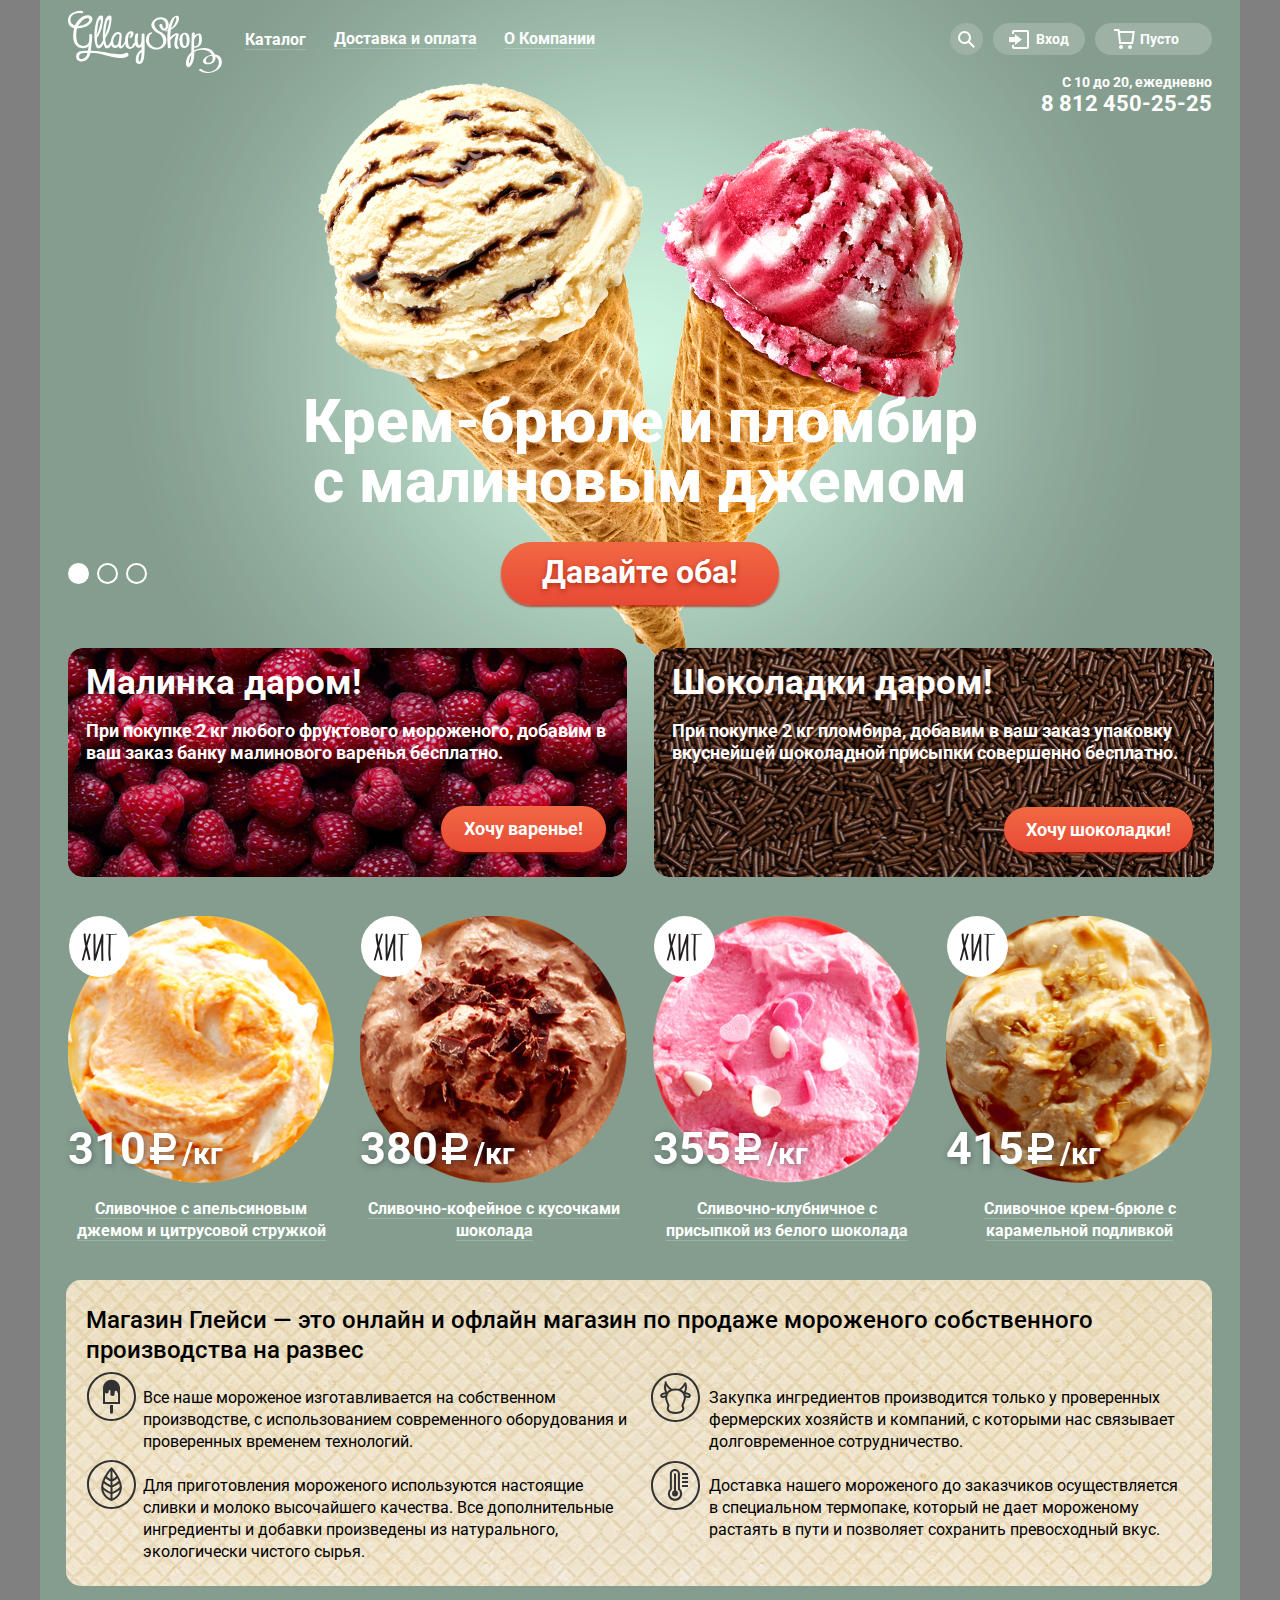
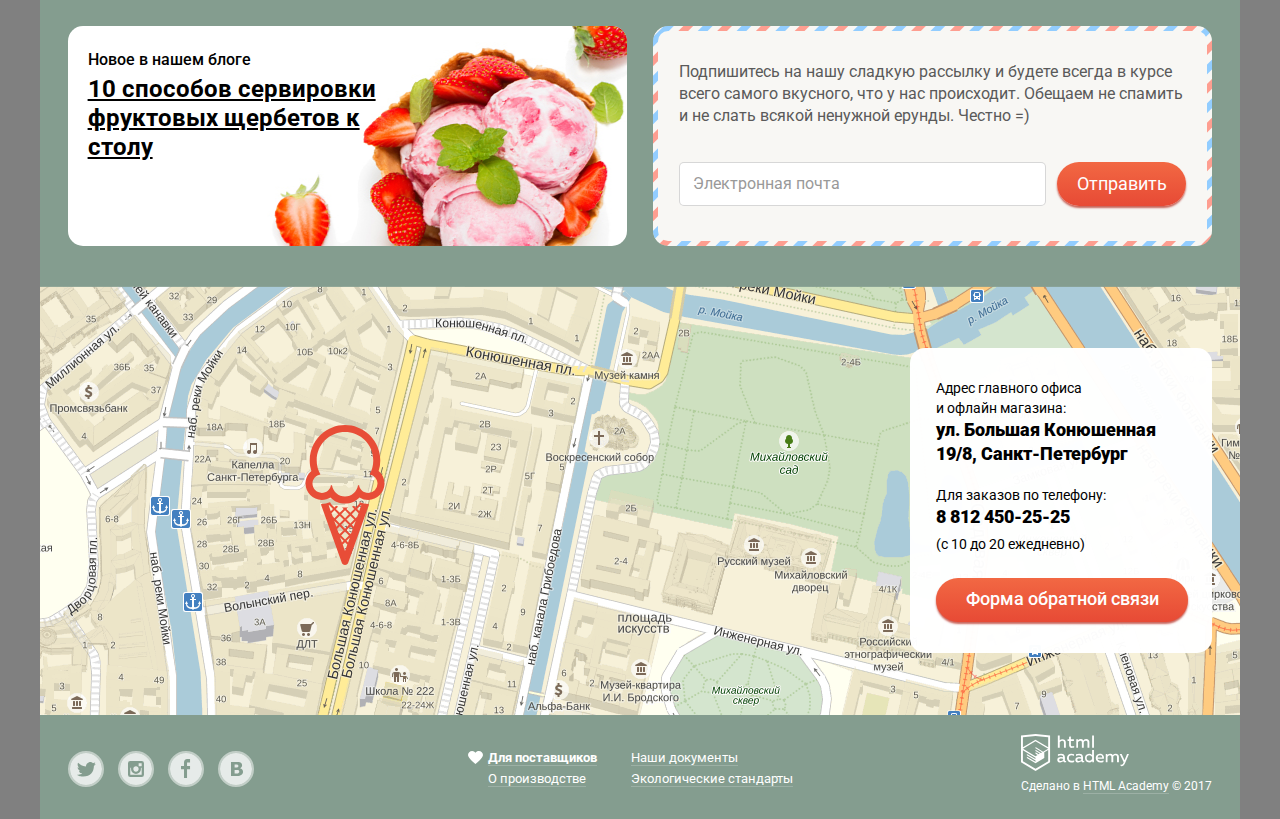
<file: html/fixed/gllacy/index.html>
<!DOCTYPE html>
<html lang="ru">
  <head>
    <meta charset="utf-8">
    <title>Gllacy</title>
    <link href="https://fonts.googleapis.com/css?family=Roboto:400,500,700&amp;subset=cyrillic" rel="stylesheet">
    <link rel="stylesheet" href="css/normalize.css">
    <link rel="stylesheet" href="css/style.min.css">
  </head>
  <body>
    <input type="radio" id="btn-1" name="toggle" checked="checked">
    <input type="radio" id="btn-2" name="toggle">
    <input type="radio" id="btn-3" name="toggle">
    <div class="site-wrapper">
      <header class="main-header">
        <nav class="main-nav">
          <a class="main-logo" href="index.html">
            <img src="img/logo.svg" alt="Gllacy">
          </a>
          <ul class="site-nav">
            <li class="site-nav-catalog">
              <p class="site-nav-p-hover">
                <span>Каталог</span>
              </p>
              <div class="site-nav-catalog-hover">
                <div class="site-nav-catalog-new">
                  <h4>
                    <a href="#">Новинки</a>
                  </h4>
                </div>
                <ul>
                  <li>
                    <a href="#">Сливочное</a>
                  </li>
                  <li>
                    <a href="#">Щербеты</a>
                  </li>
                  <li>
                    <a href="#">Фруктовый лед</a>
                  </li>
                  <li>
                    <a href="#">Мелорин</a>
                  </li>
                </ul>
              </div>
            </li>
            <li class="site-nav-item">
              <p>
                <span>Доставка и оплата</span></p>
            </li>
            <li class="site-nav-item">
              <p>
                <span>О Компании</span></p>
            </li>
          </ul>
          <div class="right-nav">
            <ul class="user-nav">
              <li class="user-nav-loupe">
                <button class="button-nav button-loupe" type="button">
                  <svg class="loupe-svg" xmlns="http://www.w3.org/2000/svg" xmlns:xlink="http://www.w3.org/1999/xlink" width="17" height="17" viewbox="0 0 17 17"><path fill="#fff" d="M16.958 15.527L11.75 10.32A6.455 6.455 0 0 0 13 6.5 6.5 6.5 0 1 0 6.5 13a6.465 6.465 0 0 0 3.839-1.263l5.205 5.204 1.414-1.414zM6.5 11C4.019 11 2 8.981 2 6.5S4.019 2 6.5 2 11 4.019 11 6.5 8.981 11 6.5 11z"/></svg>
                </button>
                <div class="button-loupe-hover">
                  <input class="input-hover" type="text" placeholder="Что ищем?">
                </div>
              </li>
              <li class="user-nav-entry">
                <button class="button-nav button-entry" type="button">
                  <svg class="entry-svg" xmlns="http://www.w3.org/2000/svg" xmlns:xlink="http://www.w3.org/1999/xlink" width="21" height="19" viewbox="0 0 21 19">
                    <g fill="#fff"><path d="M6 14.875L12.917 9.5 6 4.125v2.917H-.042v4.917H6z"/><path d="M18 0H5C3.9 0 3 .9 3 2v2h2V2h13v15H5v-2H3v2c0 1.1.9 2 2 2h13c1.1 0 2-.9 2-2V2c0-1.1-.9-2-2-2z"/></g>
                  </svg>
                  <span>Вход</span>
                </button>
                <div class="button-entry-hover">
                  <input type="text" placeholder="Электронная почта">
                  <input type="text" placeholder="Пароль">
                  <div class="button-entry-hover-buttons">
                    <button type="submit">Войти</button>
                    <p class="button-entry-hover-buttons-links">
                      <a href="#">Забыли пароль?</a>
                      <a href="#">Новая регистрация</a>
                    </p>
                  </div>
                </div>
              </li>
              <li class="user-nav-cart">
                <button class="button-nav button-cart" type="button">
                  <svg class="cart-svg" xmlns="http://www.w3.org/2000/svg" width="21" height="20" viewbox="0 0 21 20">
                    <g fill="#fff"><path d="M5.657 2.031L5.422 0H0v2h3.64l1.5 13h13.988l1.699-12.969H5.657zM17.372 13H6.922L5.888 4.031h12.66L17.372 13z"/><circle cx="6.984" cy="18" r="2"/><circle cx="15.984" cy="18" r="2"/></g>
                  </svg>
                  <span>Пусто</span>
                </button>
              </li>
            </ul>
            <div class="info-nav">
              <p class="info-nav-text">С 10 до 20, ежедневно</p>
              <p class="info-nav-tel">8 812 450-25-25</p>
            </div>
          </div>
        </nav>
      </header>
      <main>
        <section class="slider">
          <div class="slider-controls">
            <label for="btn-1"></label>
            <label for="btn-2"></label>
            <label for="btn-3"></label>
          </div>
          <div class="slides">
            <div class="slide" id="slide1">
              <div class="slide-title">Крем-брюле и пломбир с малиновым джемом</div>
              <a class="slide-btn button-hover" href="#">Давайте оба!</a>
            </div>
            <div class="slide" id="slide2">
              <div class="slide-title">Шоколадный пломбир и лимонный сорбет</div>
              <a class="slide-btn button-hover" href="#">Давайте оба!</a>
            </div>
            <div class="slide" id="slide3">
              <div class="slide-title">Пломбир с помадкой и клубничный щербет</div>
              <a class="slide-btn button-hover" href="#">Давайте оба!</a>
            </div>
          </div>
        </section>
        <section class="banners">
          <div class="banner-left banner">
            <div class="banner-title">Малинка даром!</div>
            <div class="banner-text">При покупке 2 кг любого фруктового мороженого, добавим в ваш заказ банку малинового варенья бесплатно.</div>
            <a class="banner-left-btn banner-button button-hover" href="#">Хочу варенье!</a>
          </div>
          <div class="banner-right banner">
            <div class="banner-title">Шоколадки даром!</div>
            <div class="banner-text">При покупке 2 кг пломбира, добавим в ваш заказ упаковку вкуснейшей шоколадной присыпки совершенно бесплатно.</div>
            <a class="banner-right-btn banner-button button-hover" href="#">Хочу шоколадки!</a>
          </div>
        </section>
        <section class="top-selling">
          <div class="top1 top hit">
            <div class="top-image">
              <img src="img/top-1.png" alt="top-1">
              <div class="top-price">310<svg xmlns="http://www.w3.org/2000/svg" width="31" height="36" viewbox="0 0 31 36"><path fill="#FFF" d="M11 21h7.451c5.247 0 9.5-4.253 9.5-9.5S23.698 2 18.451 2H6v14H2v5h4v3H2v5h4v4h5v-4h15v-5H11v-3zm0-14h7.451v-.03a4.53 4.53 0 0 1 0 9.06V16H11V7z"/></svg>
                <span>/кг</span></div>
            </div>
            <div class="top-text">
              <a href="#" class="link-hover">Сливочное с апельсиновым джемом и цитрусовой стружкой</a>
            </div>
            <button class="quick-look-button button-hover" type="button">Быстрый просмотр</button>
          </div>
          <div class="top2 top hit">
            <div class="top-image">
              <img src="img/top-2.png" alt="top-1">
              <div class="top-price">380<svg xmlns="http://www.w3.org/2000/svg" width="31" height="36" viewbox="0 0 31 36"><path fill="#FFF" d="M11 21h7.451c5.247 0 9.5-4.253 9.5-9.5S23.698 2 18.451 2H6v14H2v5h4v3H2v5h4v4h5v-4h15v-5H11v-3zm0-14h7.451v-.03a4.53 4.53 0 0 1 0 9.06V16H11V7z"/></svg>
                <span>/кг</span></div>
            </div>
            <div class="top-text">
              <a href="#" class="link-hover">Сливочно-кофейное с кусочками шоколада</a>
            </div>
            <button class="quick-look-button button-hover" type="button">Быстрый просмотр</button>
          </div>
          <div class="top3 top hit">
            <div class="top-image">
              <img src="img/top-3.png" alt="top-1">
              <div class="top-price">355<svg xmlns="http://www.w3.org/2000/svg" width="31" height="36" viewbox="0 0 31 36"><path fill="#FFF" d="M11 21h7.451c5.247 0 9.5-4.253 9.5-9.5S23.698 2 18.451 2H6v14H2v5h4v3H2v5h4v4h5v-4h15v-5H11v-3zm0-14h7.451v-.03a4.53 4.53 0 0 1 0 9.06V16H11V7z"/></svg>
                <span>/кг</span></div>
            </div>
            <div class="top-text">
              <a href="#" class="link-hover">Сливочно-клубничное с присыпкой из белого шоколада</a>
            </div>
            <button class="quick-look-button button-hover" type="button">Быстрый просмотр</button>
          </div>
          <div class="top4 top hit">
            <div class="top-image">
              <img src="img/top-4.png" alt="top-1">
              <div class="top-price">415<svg xmlns="http://www.w3.org/2000/svg" width="31" height="36" viewbox="0 0 31 36"><path fill="#FFF" d="M11 21h7.451c5.247 0 9.5-4.253 9.5-9.5S23.698 2 18.451 2H6v14H2v5h4v3H2v5h4v4h5v-4h15v-5H11v-3zm0-14h7.451v-.03a4.53 4.53 0 0 1 0 9.06V16H11V7z"/></svg>
                <span>/кг</span></div>
            </div>
            <div class="top-text">
              <a href="#" class="link-hover">Сливочное крем-брюле с карамельной подливкой</a>
            </div>
            <button class="quick-look-button button-hover" type="button">Быстрый просмотр</button>
          </div>
        </section>
        <section class="seo">
          <div class="seo-title">
            Магазин Глейси &#8212; это онлайн и офлайн магазин по продаже мороженого собственного производства на развес
          </div>
          <ul class="seo-list">
            <li class="seo-list-item">
              Все наше мороженое изготавливается на собственном производстве, с использованием современного оборудования и проверенных временем технологий.</li>
            <li class="seo-list-item">
              Закупка ингредиентов производится только у проверенных фермерских хозяйств и компаний, с которыми нас связывает долговременное сотрудничество.</li>
            <li class="seo-list-item">
              Для приготовления мороженого используются настоящие сливки и молоко высочайшего качества. Все дополнительные ингредиенты и добавки произведены из натурального, экологически чистого сырья.</li>
            <li class="seo-list-item">
              Доставка нашего мороженого до заказчиков осуществляется в специальном термопаке, который не дает мороженому растаять в пути и позволяет сохранить превосходный вкус.</li>
          </ul>
        </section>
        <section class="blog">
          <div class="blog-left">
            <div class="blog-left-title">
              Новое в нашем блоге
            </div>
            <div class="blog-left-news">
              <a href="#">10 способов сервировки фруктовых щербетов к столу</a>
            </div>
          </div>
          <div class="blog-right">
            <form class="blog-form" method="post">
              <label for="blog-input">Подпишитесь на нашу сладкую рассылку и будете всегда в курсе всего самого вкусного, что у нас происходит. Обещаем не спамить и не слать всякой ненужной ерунды. Честно =)
              </label>
              <div class="blog-right-inputs">
                <input type="text" id="blog-input" placeholder="Электронная почта">
                <div>
                  <button class="blog-button button-hover" type="submit">Отправить</button>
                </div>
              </div>
            </form>
          </div>
        </section>
        <section class="map">
          <div class="map-address">
            <div class="map-address-magazine">
              <p>Адрес главного офиса<br>
                и офлайн магазина:
              </p>
              <b>ул. Большая Конюшенная 19/8, Санкт-Петербург</b>
            </div>
            <div class="map-address-tel">
              <p>Для заказов по телефону:</p>
              <b>8 812 450-25-25
              </b>
              <p>(с 10 до 20 ежедневно)</p>
            </div>
            <button class="map-button button-hover" type="button">Форма обратной связи</button>
          </div>
        </section>
      </main>
      <footer class="main-footer">
        <div class="footer-wrap">
          <ul class="footer-left">
            <li>
              <a href="#">
                <svg class="social-icon" xmlns="http://www.w3.org/2000/svg" width="32" height="32" viewbox="0 0 32 32"><path
                  fill="#FFF"
                  d="M16 0C7.164 0 0 7.164 0 16c0 8.837 7.164 16 16 16 8.837 0 16-7.163 16-16 0-8.836-7.163-16-16-16zm7.944 12.809c-.251 6.516-3.463 10.832-10.992 10.702h-.486c-.447 0-4.543-.443-5.344-1.823 2.479.19 4.247-.406 5.12-1.136-1.048-.289-2.923-.461-3.251-2.848.384.104.618.221 1.299.113-1.307-.824-2.758-1.519-2.679-3.643.311.317 1.164.518 1.46.457-.768-.233-2.149-3.244-.974-4.781 1.984 1.79 4.075 3.482 7.804 3.643.227-2.214 1.24-3.699 3.168-4.325 1.84-.479 3.255.26 3.901 1.138.737-.224 1.453-.466 2.193-.685-.004.833-.569 1.463-.935 1.709.747.165 1.423-.475 1.423-.475-.184.963-1.094 1.725-1.707 1.954z"/></svg>
              </a>
            </li>
            <li>
              <a href="#">
                <svg class="social-icon" xmlns="http://www.w3.org/2000/svg" width="32" height="32" viewbox="0 0 32 32">
                  <g fill="#FFF"><path d="M20.916 16a4.938 4.938 0 1 1-9.877 0c0-.394.051-.773.138-1.14h-.897v6.838h11.396V14.86h-.897c.086.367.137.746.137 1.14z"/><path d="M15.978 18.659c1.466 0 2.659-1.193 2.659-2.659s-1.193-2.659-2.659-2.659c-1.466 0-2.659 1.193-2.659 2.659s1.192 2.659 2.659 2.659zM18.637 10.302h3.039v3.039h-3.039z"/><path
                    d="M16 0C7.164 0 0 7.164 0 16c0 8.837 7.164 16 16 16 8.837 0 16-7.163 16-16 0-8.836-7.163-16-16-16zm7.955 21.698a2.285 2.285 0 0 1-2.279 2.279H10.279A2.285 2.285 0 0 1 8 21.698V10.302a2.286 2.286 0 0 1 2.279-2.279h11.396a2.286 2.286 0 0 1 2.279 2.279v11.396z"/></g>
                </svg>
              </a>
            </li>
            <li>
              <a href="#">
                <svg class="social-icon" xmlns="http://www.w3.org/2000/svg" width="32" height="32" viewbox="0 0 32 32"><path fill="#FFF" d="M16 0C7.164 0 0 7.163 0 16s7.164 16 16 16c8.837 0 16-7.164 16-16S24.837 0 16 0zm4.062 9.455h-3.021v3.444h3.021v3.445h-3.021v8.61H14.02v-8.61H11v-3.445h3.021V9.455c0-1.902 1.353-3.445 3.021-3.445h3.021v3.445z"/></svg>
              </a>
            </li>
            <li>
              <a href="#">
                <svg class="social-icon" xmlns="http://www.w3.org/2000/svg" width="32" height="32" viewbox="0 0 32 32">
                  <g fill="#FFF"><path
                    d="M16.637 14.495c.402-.019.719-.082.951-.188.326-.145.54-.33.641-.559.101-.229.15-.496.15-.797 0-.232-.058-.465-.174-.697-.116-.232-.322-.405-.617-.517-.264-.1-.592-.155-.984-.165a76.242 76.242 0 0 0-1.652-.014h-.339v2.965h.565c.571 0 1.057-.009 1.459-.028zM18.118 17.084c-.282-.081-.672-.125-1.166-.132a127.97 127.97 0 0 0-1.55-.009h-.79v3.493h.264c1.014 0 1.74-.003 2.18-.009a3.2 3.2 0 0 0 1.212-.245c.377-.157.633-.364.774-.625s.214-.562.214-.9c0-.446-.088-.788-.261-1.03-.17-.241-.464-.423-.877-.543z"/><path
                    d="M16 0C7.164 0 0 7.164 0 16c0 8.837 7.164 16 16 16 8.837 0 16-7.163 16-16 0-8.836-7.163-16-16-16zm6.602 20.531a3.73 3.73 0 0 1-1.124 1.327c-.552.415-1.161.71-1.823.886s-1.501.264-2.519.264h-6.121V8.987h5.443c1.13 0 1.957.038 2.48.113a5.126 5.126 0 0 1 1.561.5c.533.27.929.632 1.189 1.087.26.455.392.975.392 1.558 0 .678-.179 1.278-.536 1.795-.358.518-.863.92-1.517 1.208v.075c.917.182 1.642.559 2.179 1.13.537.571.807 1.325.807 2.261 0 .678-.138 1.283-.411 1.817z"/></g>
                </svg>
              </a>
            </li>
          </ul>
          <ul class="footer-center">
            <li>
              <a href="#" class="link-hover">Для поставщиков</a>
            </li>
            <li>
              <a href="#" class="link-hover">Наши документы</a>
            </li>
            <li>
              <a href="#" class="link-hover">О производстве</a>
            </li>
            <li>
              <a href="#" class="link-hover">Экологические стандарты</a>
            </li>
          </ul>
          <ul class="footer-right">
            <li>
              <a href="#">
                <svg xmlns="http://www.w3.org/2000/svg" width="108" height="39" viewbox="0 0 108.08 36.85">
                  <title>logo-htmlacademy-small1</title><path
                    d="M44.61,26.88a2,2,0,0,0,.55-0.1v1.33a3.25,3.25,0,0,1-1.18.21,1.67,1.67,0,0,1-1.67-1,4.84,4.84,0,0,1-3.14,1.08c-1.51,0-2.91-.83-2.91-2.55,0-2.13,2-2.79,3.71-2.79a11.08,11.08,0,0,1,2.17.25v-0.3c0-1-.76-1.77-2.19-1.77a7.42,7.42,0,0,0-3,.64v-1.7a10.21,10.21,0,0,1,3.19-.55c2.36,0,3.81,1.12,3.81,3.65v3a0.54,0.54,0,0,0,.49.59h0.17Zm-6.44-1.13A1.35,1.35,0,0,0,39.63,27h0.11a3.39,3.39,0,0,0,2.41-1V24.58a9.72,9.72,0,0,0-1.81-.21c-1,0-2.16.33-2.16,1.38h0Zm12.36-6.11a5,5,0,0,1,2.57.64V22a4.08,4.08,0,0,0-2.3-.7,2.75,2.75,0,1,0,0,5.49,5,5,0,0,0,2.43-.64v1.71a6.27,6.27,0,0,1-2.76.57A4.21,4.21,0,0,1,46,24.51q0-.21,0-0.41a4.32,4.32,0,0,1,4.18-4.46h0.38Zm12.17,7.24a2,2,0,0,0,.55-0.1v1.33a3.25,3.25,0,0,1-1.18.21,1.67,1.67,0,0,1-1.67-1,4.84,4.84,0,0,1-3.14,1.08c-1.51,0-2.91-.83-2.91-2.55,0-2.13,2-2.79,3.71-2.79a11.08,11.08,0,0,1,2.17.25v-0.3c0-1-.76-1.77-2.19-1.77a7.42,7.42,0,0,0-3,.64v-1.7a10.21,10.21,0,0,1,3.19-.55c2.36,0,3.81,1.12,3.81,3.65v3a0.54,0.54,0,0,0,.49.59h0.17Zm-6.44-1.13A1.35,1.35,0,0,0,57.73,27h0.11a3.39,3.39,0,0,0,2.41-1V24.58a9.72,9.72,0,0,0-1.81-.21c-1.06,0-2.16.33-2.16,1.38h0ZM73,16V28.2H71.35V26.88a3.88,3.88,0,0,1-3.19,1.54,4.4,4.4,0,0,1,0-8.78,3.81,3.81,0,0,1,3,1.3V16H73Zm-4.53,5.22a2.76,2.76,0,1,0,0,5.52A2.86,2.86,0,0,0,71.15,25V23A2.91,2.91,0,0,0,68.49,21.27ZM79,19.64c3.31,0,4.46,2.68,3.92,5.09H76.7c0.21,1.5,1.67,2.11,3.19,2.11a6.11,6.11,0,0,0,2.64-.59v1.6a7.14,7.14,0,0,1-3,.57C77,28.42,74.78,27,74.78,24a4.18,4.18,0,0,1,4-4.39H79Zm0.09,1.54a2.28,2.28,0,0,0-2.44,2.1v0.06H81.3A2,2,0,0,0,79.13,21.18Zm5.73,7V19.87h1.65v1a3.81,3.81,0,0,1,2.78-1.27A2.86,2.86,0,0,1,91.89,21a4.12,4.12,0,0,1,2.91-1.33A3.06,3.06,0,0,1,98,23V28.2h-1.9V23.05a1.59,1.59,0,0,0-1.42-1.75H94.42a2.8,2.8,0,0,0-2.07,1.12V28.2h-1.9V23.05A1.59,1.59,0,0,0,89,21.31H88.8a3,3,0,0,0-2.21,1.29v5.63H84.86Zm21.31-8.33h1.9l-3.91,9.46c-0.9,2.17-2.09,2.86-3.35,2.86a4.76,4.76,0,0,1-1.1-.14V30.46a2.86,2.86,0,0,0,.85.12c0.9,0,1.58-.64,2.07-1.9l0.17-.42-4-8.4h2l2.86,6.29ZM38.73,1.46V6.22a3.81,3.81,0,0,1,2.7-1.14,3.25,3.25,0,0,1,3.44,3.4v5.15H43V8.72a1.81,1.81,0,0,0-1.61-2h-0.3a2.93,2.93,0,0,0-2.32,1.39v5.52h-1.9V1.46h1.9ZM49.94,2.31v3h3V6.91h-3v3.81c0,1.1.5,1.46,1.58,1.46a4.49,4.49,0,0,0,1.69-.33v1.6A6.8,6.8,0,0,1,51,13.8a2.55,2.55,0,0,1-2.86-2.74V6.89H46.58V5.26h1.5V2.74Zm5.4,11.31V5.28H57v1A3.81,3.81,0,0,1,59.77,5a2.86,2.86,0,0,1,2.6,1.33A4.12,4.12,0,0,1,65.28,5,3.06,3.06,0,0,1,68.44,8.4v5.21h-1.9V8.46a1.59,1.59,0,0,0-1.42-1.75H64.89a2.8,2.8,0,0,0-2.07,1.12v5.78h-1.9V8.46A1.59,1.59,0,0,0,59.5,6.71H59.27A3,3,0,0,0,57.06,8v5.63H55.34ZM71.17,1.45H73V13.6H71.17V1.45ZM14.71,0H14.55L0,1.54V28.21l14.55,8.66,14.55-8.66V1.54Zm12.5,27.1L14.55,34.64,1.9,27.12V16.18l12.59,7.5V25L5.86,19.9v1.31l8.68,5.21v1.39L5.87,22.65V24l8.68,5.21,8.75-5.24V18.31L27.2,16V27.12Zm0-12.53-3.48,2-1.6,1L14.51,13v1.31L21,18.23H21l-0.14.09-1,.54-5.37-3.2V17l4.24,2.52-1,.67-3.2-1.9v1.31l2.1,1.24L14.5,22.1,2,14.65,14.51,7.11Zm0-1.32L14.49,5.76,1.91,13.25v-10L14.56,1.92,27.21,3.25v10h0Z"
                    transform="translate(0 -0.02)"
                    fill="#fff"/>
                </svg>
              </a>
            </li>
            <li class="footer-right-text">Сделано в
              <a href="#" class="link-hover">HTML Academy</a>
              © 2017</li>
          </ul>
        </div>
      </footer>
      <form class="feedback-form" method="post">
        <div class="feedback-form-wrap">
          <span class="feedback-form-close">
            <svg xmlns="http://www.w3.org/2000/svg" width="18" height="17" viewbox="0 0 18 17"><path fill="#231F20" d="M17.454 1.46L16.04.046 9 7.086 1.96.046.546 1.46l7.04 7.04-7.04 7.04 1.414 1.414L9 9.914l7.04 7.04 1.414-1.414-7.04-7.04z"/></svg>
          </span>
          <div class="feedback-form-title">Мы обязательно вам ответим!
          </div>
          <textarea class="feedback-form-input-half" placeholder="Как вас зовут?"></textarea>
          <textarea class="feedback-form-input-half" placeholder="Ваша почта для ответа?"></textarea>
          <textarea class="feedback-form-input-full" placeholder="Напишите что-нибудь..."></textarea>
          <button class="button-hover" type="submit">Отправить</button>
        </div>
      </form>
    </div>
    <script src="js/script.js"></script>
  </body>
</html>
</file>
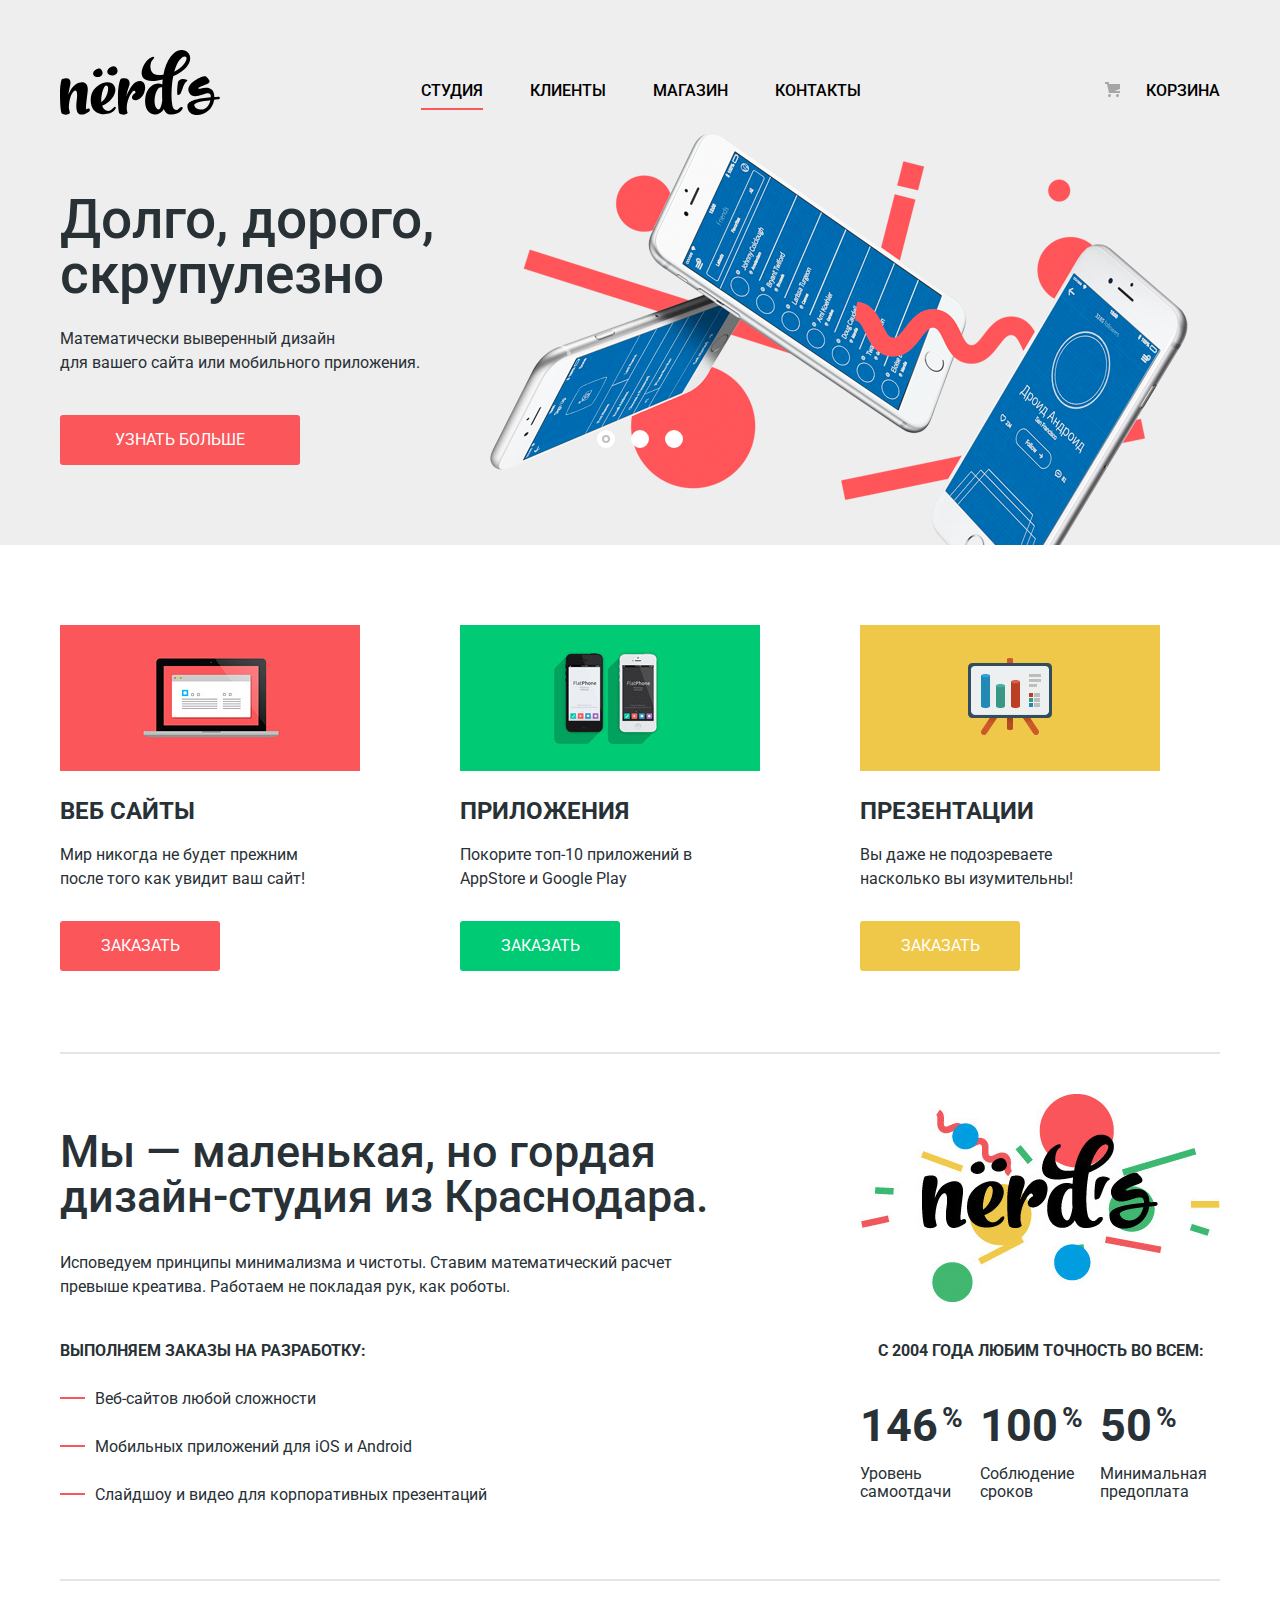
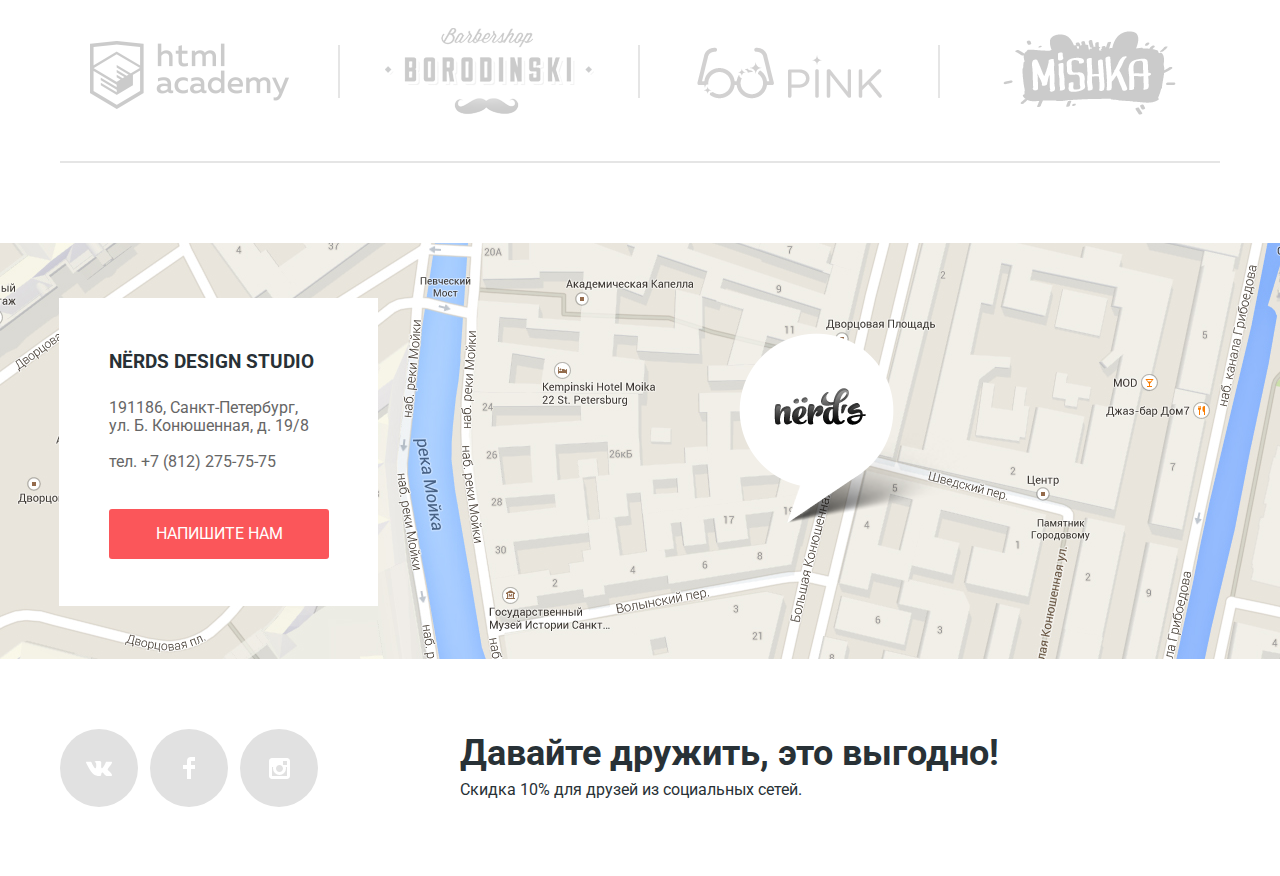
<file: html/fixed/nerds/index.html>
<!DOCTYPE html>
<html lang="ru">
  <head>
    <meta charset="utf-8">
    <title>Нёрдс</title>
    <link href="https://fonts.googleapis.com/css?family=Roboto:400,500,700&amp;subset=cyrillic" rel="stylesheet">
    <link rel="stylesheet" href="css/normalize.css">
    <link rel="stylesheet" href="css/style.min.css">
  </head>
  <body>
    <header class="main-header">
      <nav class="main-navigation container">
        <a href="index.html">
          <img class="header-logo" src="img/nerds-logo.svg" alt="Nerds">
        </a>
        <ul class="site-navigation">
          <li class="site-navigation-current">
            <a href="index.html">Студия</a>
          </li>
          <li>
            <a href="#">Клиенты</a>
          </li>
          <li>
            <a href="#">Магазин</a>
          </li>
          <li>
            <a href="#">Контакты</a>
          </li>
        </ul>
        <ul class="user-navigation">
          <li class="user-navigation-cart">
            <a href="#">Корзина</a>
          </li>
        </ul>
      </nav>
      <section class="slider">
        <div class="slider-wrap">
          <input type="radio" id="btn-1" name="toggle" checked="checked">
          <input type="radio" id="btn-2" name="toggle">
          <input type="radio" id="btn-3" name="toggle">
          <div class="slider-controls">
            <label for="btn-1"></label>
            <label for="btn-2"></label>
            <label for="btn-3"></label>
          </div>
          <div class="slides">
            <div class="slide">
              <div class="slide-text">
                <div class="slide-title">Долго, дорого, скрупулезно</div>
                <p>Математически выверенный дизайн<br>
                  для вашего сайта или мобильного приложения.</p>
                <a class="slide-button" href="#">Узнать больше</a>
              </div>
            </div>
            <div class="slide">
              <div class="slide-text">
                <div class="slide-title">Любим математику как никто другой</div>
                <p>Никакого креатива, только математические формулы<br>
                  для расчета идеальных пропорций.</p>
                <a class="slide-button" href="#">Узнать больше</a>
              </div>
            </div>
            <div class="slide">
              <div class="slide-text">
                <div class="slide-title">Только ночь,<br>
                  только хардкор</div>
                <p>Работать днем, как все? Мы против этого.<br>
                  Ближе к полуночи работа только начинается.</p>
                <a class="slide-button" href="#">Узнать больше</a>
              </div>
            </div>
          </div>
        </div>
      </section>
    </header>
    <main>
      <section class="advantages container">
        <div class="advantages-wrap">
          <ul class="advantages-list">
            <li class="advantages-item">
              <div class="advantages-pic">
                <img src="img/illustration1.jpg" alt="illustration1">
              </div>
              <div class="advantages-title">
                Веб сайты
              </div>
              <div class="advantages-text">
                <p>Мир никогда не будет прежним<br>
                  после того как увидит ваш сайт!</p>
              </div>
              <button type="button" class="advantages-button button-red">Заказать</button>
            </li>
            <li class="advantages-item">
              <div class="advantages-pic">
                <img src="img/illustration2.jpg" alt="illustration1">
              </div>
              <div class="advantages-title">
                Приложения
              </div>
              <div class="advantages-text">
                <p>Покорите топ-10 приложений в AppStore и Google Play</p>
              </div>
              <button type="button" class="advantages-button button-green">Заказать</button>
            </li>
            <li class="advantages-item">
              <div class="advantages-pic">
                <img src="img/illustration3.jpg" alt="illustration1">
              </div>
              <div class="advantages-title">
                Презентации
              </div>
              <div class="advantages-text">
                <p>Вы даже не подозреваете<br>
                  насколько вы изумительны!</p>
              </div>
              <button type="button" class="advantages-button button-yellow">Заказать</button>
            </li>
          </ul>
        </div>
      </section>
      <section class="studio container">
        <div class="studio-wrap">
          <div class="studio-left-block">
            <div class="studio-left-title">
              Мы &mdash; маленькая, но гордая дизайн-студия из Краснодара.
            </div>
            <div class="studio-left-text">
              <p>Исповедуем принципы минимализма и чистоты. Ставим математический расчет<br>
                превыше креатива. Работаем не покладая рук, как роботы.</p>
            </div>
            <h3>Выполняем заказы на разработку:</h3>
            <ul class="studio-left-list">
              <li class="studio-left-item">
                <p>Веб-сайтов любой сложности</p>
              </li>
              <li class="studio-left-item">
                <p>Мобильных приложений для iOS и Android</p>
              </li>
              <li class="studio-left-item">
                <p>Слайдшоу и видео для корпоративных презентаций</p>
              </li>
            </ul>
          </div>
          <div class="studio-right-block">
            <div class="studio-right-pic">
              <img src="img/nerds-illustration.jpg" alt="Nerds">
            </div>
            <h3>C 2004 года любим точность во всем:</h3>
            <ul class="studio-right-list">
              <li class="studio-right-item">
                <span>146</span>
                <sup>%</sup>
                <p>Уровень самоотдачи</p>
              </li>
              <li class="studio-right-item">
                <span>100</span>
                <sup>%</sup>
                <p>Соблюдение сроков</p>
              </li>
              <li class="studio-right-item">
                <span>50</span>
                <sup>%</sup>
                <p>Минимальная предоплата</p>
              </li>
            </ul>
          </div>
        </div>
      </section>
      <section class="studio-projects container">
        <ul class="studio-projects-list">
          <li class="studio-projects-item projects-before">
            <a href="#">
              <img src="img/logo-1.png" alt="">
            </a>
          </li>
          <li class="studio-projects-item projects-before">
            <a href="#">
              <img src="img/logo-2.png" alt="">
            </a>
          </li>
          <li class="studio-projects-item projects-before">
            <a href="#">
              <img src="img/logo-3.png" alt="">
            </a>
          </li>
          <li class="studio-projects-item">
            <a href="#">
              <img src="img/logo-4.png" alt="">
            </a>
          </li>
        </ul>
      </section>
      <section class="contacts">
        <div class="contacts-map container">
          <img src="img/map.jpg" alt="">
          <div class="contacts-info">
            <h3>Nёrds design studio</h3>
            <p>191186, Санкт-Петербург,<br>
              ул. Б. Конюшенная, д. 19/8
            </p>
            <p class="contacts-tel">тел. +7 (812) 275-75-75</p>
            <button class="contacts-button" type="button">Напишите нам</button>
          </div>
        </div>
      </section>
    </main>
    <footer class="footer container">
      <div class="footer-social">
        <ul>
          <li>
            <a class="social-button" href="#">
              <svg xmlns="http://www.w3.org/2000/svg" width="26" height="15" viewbox="0 0 26 15"><path
                fill="#FFF"
                d="M16.138 11.51c.956-.309 2.18 2.04 3.483 2.939.978.681 1.727.534 1.727.534l3.473-.05s1.815-.112.957-1.554c-.071-.12-.503-1.069-2.585-3.022-2.177-2.043-1.882-1.712.739-5.244 1.597-2.153 2.236-3.468 2.036-4.028-.192-.539-1.365-.399-1.365-.399L20.69.713c-.381.001-.704.119-.851.515-.003.004-.621 1.666-1.445 3.079-1.741 2.989-2.436 3.148-2.724 2.961-.661-.433-.494-1.737-.494-2.664 0-2.897.432-4.105-.846-4.417-.427-.104-.739-.172-1.828-.182-1.392-.021-2.574 0-3.244.329-.445.223-.786.712-.579.74.26.035.843.16 1.155.586.401.552.389 1.789.389 1.789s.229 3.411-.54 3.834c-.528.29-1.25-.302-2.803-3.016-.793-1.388-1.392-2.922-1.392-2.922s-.116-.285-.326-.441c-.25-.185-.6-.244-.6-.244L.848.684S.29.7.085.946c-.182.218-.015.668-.015.668s2.909 6.881 6.203 10.347c3.02 3.182 6.452 2.971 6.452 2.971h1.555s.469-.054.709-.312c.224-.24.214-.691.214-.691s-.031-2.109.935-2.419z"/></svg>
            </a>
          </li>
          <li>
            <a class="social-button" href="#">
              <svg xmlns="http://www.w3.org/2000/svg" width="12" height="22" viewbox="0 0 12 22"><path fill="#FFF" d="M12 4V0H8a4 4 0 0 0-4 4v4H0v4h4v10h4V12h4V8H8V4h4z"/></svg>
            </a>
          </li>
          <li>
            <a class="social-button" href="#">
              <svg xmlns="http://www.w3.org/2000/svg" width="21" height="21" viewbox="0 0 21 21"><path
                fill="#FFF"
                d="M18 0H3C1.35 0 0 1.35 0 3v15c0 1.65 1.35 3 3 3h15c1.65 0 3-1.35 3-3V3c0-1.65-1.35-3-3-3zm-7.5 7c1.93 0 3.5 1.57 3.5 3.5S12.43 14 10.5 14 7 12.43 7 10.5 8.57 7 10.5 7zM18 18H3V9h1.181A6.504 6.504 0 0 0 4 10.5a6.5 6.5 0 1 0 13 0 6.45 6.45 0 0 0-.181-1.5H18v9zm0-11h-4V3h4v4z"/></svg>
            </a>
          </li>
        </ul>
      </div>
      <div class="footer-media">
        <div class="footer-media-title">
          Давайте дружить, это выгодно!
        </div>
        <div class="footer-media-text">
          <p>Скидка 10% для друзей из социальных сетей.</p>
        </div>
      </div>
    </footer>
    <section class="modal">
      <form class="form" method="post">
        <div class="form-title">
          Напишите нам
        </div>
        <button class="button-close" type="button">
          <img src="img/close-cross.svg" alt="Закрыть">
        </button>
        <div class="form-label-wrap">
          <div class="form-label">
            <label for="name">Ваше имя:</label><br>
            <input type="text" id="name" placeholder="Представьтесь, пожалуйста">
          </div>
          <div class="form-label">
            <label for="e-mail">Ваш e-mail:</label><br>
            <input type="text" id="e-mail" placeholder="Для отправки ответа">
          </div>
        </div>
        <div class="form-label-full">
          <label for="text">Текст письма:</label><br>
          <input type="text" id="text" placeholder="В свободной форме">
        </div>
        <button class="form-button" type="submit">Отправить</button>
      </form>
    </section>
    <script src="js/script.js"></script>
  </body>
</html>
</file>
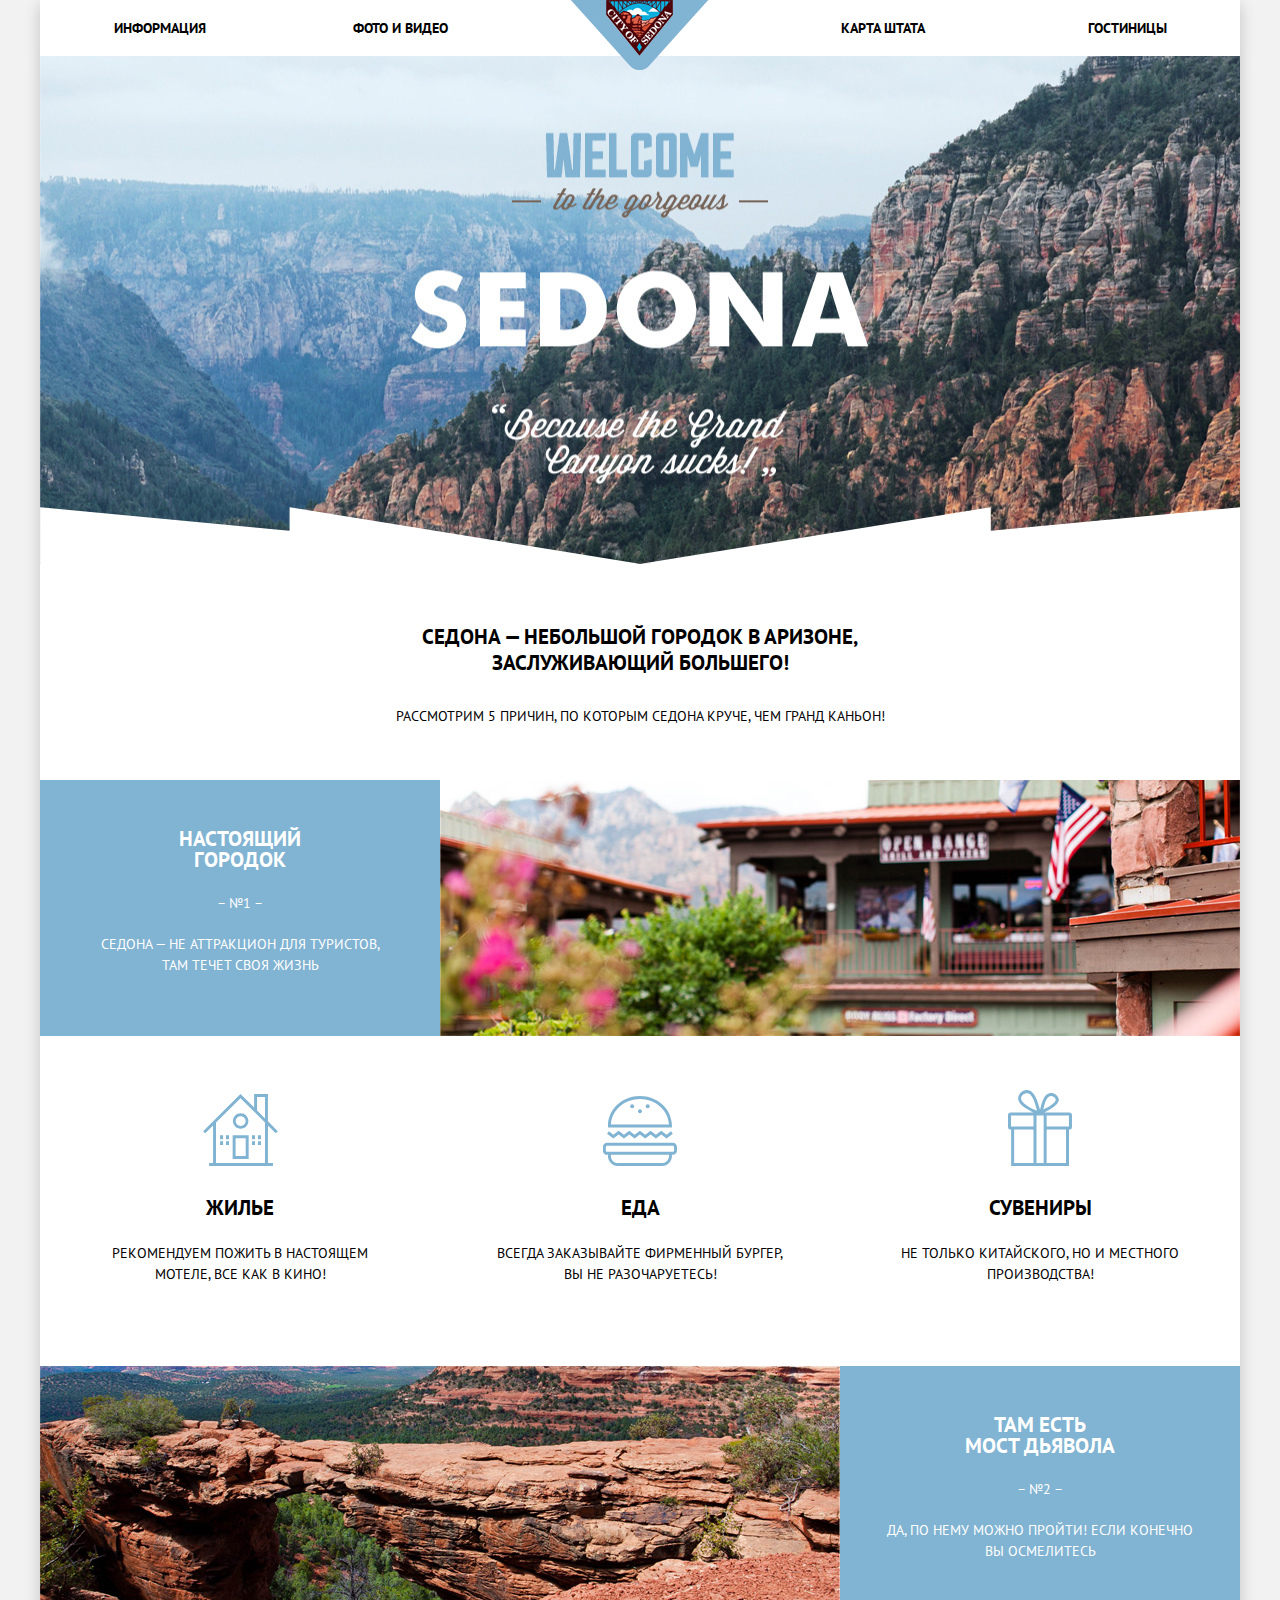
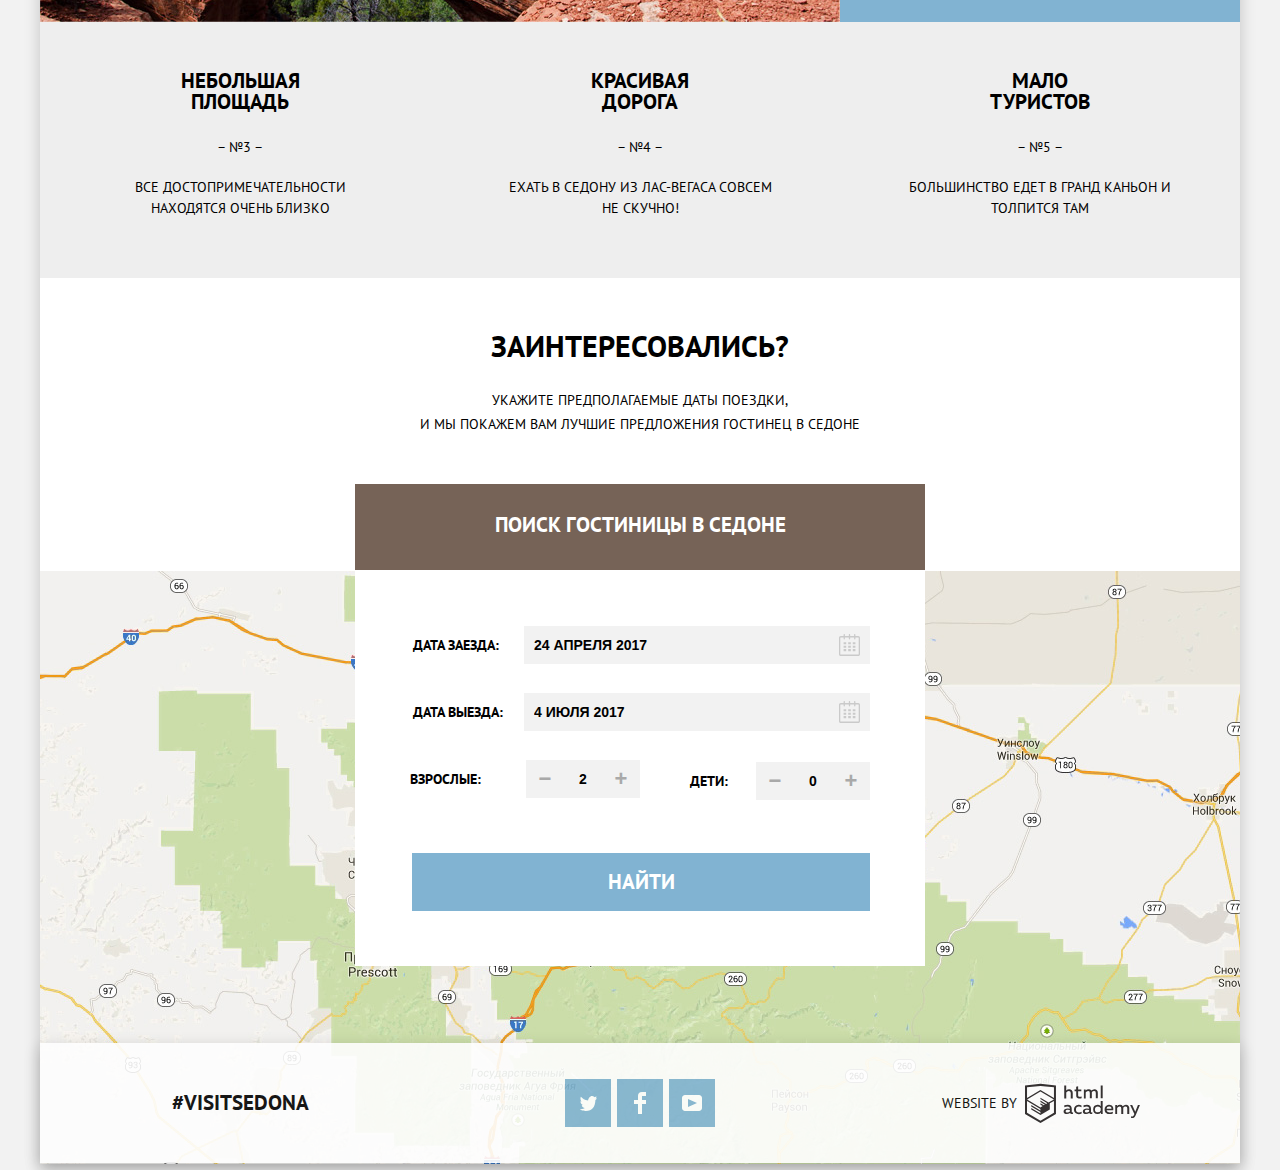
<file: html/fixed/sedona/index.html>
<!DOCTYPE html>
<html lang="ru">
  <head>
    <meta charset="utf-8">
    <title>Седона</title>
    <link href="https://fonts.googleapis.com/css?family=PT+Sans:400,700&amp;subset=cyrillic" rel="stylesheet">
    <link href="css/normalize.css" rel="stylesheet">
    <link href="css/style.min.css" rel="stylesheet">
  </head>
  <body>
    <header class="main-header">
      <a class="main-header-logo">
        <img src="img/logo.png" width="138" height="70" alt="Логотип Седона">
      </a>
      <nav class="main-navigation">
        <ul class="site-navigation">
          <li>
            <a href="info.html">Информация</a>
          </li>
          <li>
            <a href="photo-video.html">Фото и видео</a>
          </li>
          <li>
            <a href="map.html">Карта штата</a>
          </li>
          <li>
            <a href="hotels.html">Гостиницы</a>
          </li>
        </ul>
      </nav>
    </header>
    <main class="container">
      <section class="intro">
        <h1 class="visually-hidden">Седона</h1>
      </section>
      <section class="entry">
        <div class="entry-wrap">
          <h2>Седона — небольшой городок в Аризоне,<br>
            заслуживающий большего!</h2>
          <p>Рассмотрим 5 причин, по которым Седона круче, чем Гранд Каньон!</p>
        </div>
      </section>
      <section class="block">
        <div class="block-wrap">
          <div class="block-text">
            <h3>Настоящий<br>
              городок
            </h3>
            <span>&#8211; №1 &#8211;</span>
            <p>Седона — не аттракцион для туристов,<br>
              там течет своя жизнь</p>
          </div>
          <div class="block-img">
            <img src="img/block1.jpg" width="800" height="256" alt="Настоящий городок">
          </div>
        </div>
      </section>
      <section class="block2">
        <ul class="block2-list white-list">
          <li class="block2-item">
            <div class="block2-icon">
              <img src="img/icon-1.svg" width="75" height="72" alt="Жилье">
            </div>
            <h3 class="block2-title">Жилье</h3>
            <p>Рекомендуем пожить в настоящем<br>
              мотеле, все как в кино!</p>
          </li>
          <li class="block2-item">
            <div class="block2-icon">
              <img src="img/icon-2.svg" width="74" height="70" alt="Еда">
            </div>
            <h3 class="block2-title">Еда</h3>
            <p>Всегда заказывайте фирменный бургер,<br>
              вы не разочаруетесь!</p>
          </li>
          <li class="block2-item">
            <div class="block2-icon">
              <img src="img/icon-3.svg" width="64" height="76" alt="Сувениры">
            </div>
            <h3 class="block2-title">Сувениры</h3>
            <p>Не только китайского, но и местного<br>
              производства!
            </p>
          </li>
        </ul>
      </section>
      <section class="block">
        <div class="block-wrap">
          <div class="block-img">
            <img src="img/block2.jpg" width="800" height="256" alt="Мост дьявола">
          </div>
          <div class="block-text">
            <h3>Там есть<br>
              мост дьявола</h3>
            <span>&#8211; №2 &#8211;</span>
            <p>Да, по нему можно пройти! Если конечно<br>
              вы осмелитесь</p>
          </div>
        </div>
      </section>
      <section class="block2">
        <ul class="grey-list">
          <li class="block2-item">
            <h3>Небольшая<br>
              площадь
            </h3>
            <span>&#8211; №3 &#8211;</span>
            <p>Все достопримечательности<br>
              находятся очень близко</p>
          </li>
          <li class="block2-item">
            <h3>Красивая<br>
              дорога
            </h3>
            <span>&#8211; №4 &#8211;</span>
            <p>Ехать в Седону из Лас-Вегаса совсем<br>
              не скучно!</p>
          </li>
          <li class="block2-item">
            <h3>Мало<br>
              туристов
            </h3>
            <span>&#8211; №5 &#8211;</span>
            <p>Большинство едет в Гранд Каньон и<br>
              толпится там</p>
          </li>
        </ul>
      </section>
      <h2 class="visually-hidden">Поиск гостиницы</h2>
      <section class="hotel-search">
        <div class="hotel-search-wrap">
          <h2>Заинтересовались?</h2>
          <p>Укажите предполагаемые даты поездки,<br>
            и мы покажем вам лучшие предложения гостинец в Седоне</p>
          <a class="hotel-search-button" href="search-button.html">Поиск гостиницы в Седоне</a>
        </div>
        <form class="modal" action="#" method="get">
          <div class="modal-wrapper">
            <div class="modal-item">
              <label for="date-in">Дата заезда:</label>
              <input class="full-width" id="date-in" type="text" name="date-in" value="24 апреля 2017">
              <button class="calendar" type="button">
                Календарь
                <svg xmlns="http://www.w3.org/2000/svg" width="21" height="22" viewbox="0 0 21 22"><path
                  fill="#cacaca"
                  d="M19.25 2.02H16.4V.65c0-.38-.3-.7-.65-.7-.36 0-.66.32-.66.7v1.38h-3.94V.65c0-.38-.3-.7-.66-.7-.36 0-.66.32-.66.7v1.38H5.9V.65c0-.38-.3-.7-.65-.7-.36 0-.66.32-.66.7v1.38H1.74C.78 2.03 0 2.85 0 3.86v16.3C0 21.18.78 22 1.75 22h17.5c.97 0 1.75-.82 1.75-1.84V3.86c0-1-.78-1.83-1.75-1.83zm.44 18.14c0 .26-.2.46-.45.46H1.75c-.24 0-.44-.2-.44-.46V3.86c0-.25.2-.46.45-.46H4.6v1.38c0 .38.3.7.65.7.36 0 .66-.32.66-.7V3.4h3.94v1.38c0 .38.3.7.66.7.36 0 .66-.32.66-.7V3.4h3.93v1.38c0 .38.3.7.65.7.36 0 .66-.32.66-.7V3.4h2.85c.24 0 .44.2.44.46v16.3z"/><path
                  fill="#cacaca"
                  d="M4.6 8.22H7.2v2.07H4.6zM4.6 11.67H7.2v2.07H4.6zM4.6 15.1H7.2v2.08H4.6zM9.2 15.1h2.62v2.08H9.2zM9.2 11.67h2.62v2.07H9.2zM9.2 8.22h2.62v2.07H9.2zM13.78 15.1h2.63v2.08H13.8zM13.78 11.67h2.63v2.07H13.8zM13.78 8.22h2.63v2.07H13.8z"/></svg>
              </button>
            </div>
            <div class="modal-item">
              <label for="date-out">Дата выезда:</label>
              <input class="full-width" id="date-out" type="text" name="date-out" value="4 июля 2017">
              <button class="calendar">
                Календарь
                <svg xmlns="http://www.w3.org/2000/svg" width="21" height="22" viewbox="0 0 21 22"><path
                  fill="#cacaca"
                  d="M19.25 2.02H16.4V.65c0-.38-.3-.7-.65-.7-.36 0-.66.32-.66.7v1.38h-3.94V.65c0-.38-.3-.7-.66-.7-.36 0-.66.32-.66.7v1.38H5.9V.65c0-.38-.3-.7-.65-.7-.36 0-.66.32-.66.7v1.38H1.74C.78 2.03 0 2.85 0 3.86v16.3C0 21.18.78 22 1.75 22h17.5c.97 0 1.75-.82 1.75-1.84V3.86c0-1-.78-1.83-1.75-1.83zm.44 18.14c0 .26-.2.46-.45.46H1.75c-.24 0-.44-.2-.44-.46V3.86c0-.25.2-.46.45-.46H4.6v1.38c0 .38.3.7.65.7.36 0 .66-.32.66-.7V3.4h3.94v1.38c0 .38.3.7.66.7.36 0 .66-.32.66-.7V3.4h3.93v1.38c0 .38.3.7.65.7.36 0 .66-.32.66-.7V3.4h2.85c.24 0 .44.2.44.46v16.3z"/><path
                  fill="#cacaca"
                  d="M4.6 8.22H7.2v2.07H4.6zM4.6 11.67H7.2v2.07H4.6zM4.6 15.1H7.2v2.08H4.6zM9.2 15.1h2.62v2.08H9.2zM9.2 11.67h2.62v2.07H9.2zM9.2 8.22h2.62v2.07H9.2zM13.78 15.1h2.63v2.08H13.8zM13.78 11.67h2.63v2.07H13.8zM13.78 8.22h2.63v2.07H13.8z"/></svg>
              </button>
            </div>
            <div class="half-width-item adults">
              <label for="adults">Взрослые:</label>
              <div class="counter">
                <button class="modal-button button-minus" type="button">
                  <span class="visually-hidden">Минус</span>&minus;</button>
                <input class="half-width" id="adults" type="text" name="adults" value="2">
                <button class="modal-button button-plus" type="button">
                  <span class="visually-hidden">Плюс</span>&plus;</button>
              </div>
            </div>
            <div class="half-width-item children">
              <label for="children">Дети:</label>
              <div class="counter">
                <button class="modal-button button-minus" type="button">
                  <span class="visually-hidden">Минус</span>&minus;</button>
                <input class="half-width" id="children" type="text" name="children" value="0">
                <button class="modal-button button-plus" type="button">
                  <span class="visually-hidden">Плюс</span>&plus;</button>
              </div>
            </div>
            <button class="modal-submit" type="submit">Найти</button>
          </div>
        </form>
      </section>
      <div class="map">
        <iframe
          src="https://www.google.com/maps/embed?pb=!1m18!1m12!1m3!1d838162.1707735694!2d-112.35552752834192!3d34.85444379077442!2m3!1f0!2f0!3f0!3m2!1i1024!2i768!4f13.1!3m3!1m2!1s0x872da132f942b00d%3A0x5548c523fa6c8efd!2z0KHQtdC00L7QvdCwLCDQkNGA0LjQt9C-0L3QsCA4NjMzNiwg0KHQqNCQ!5e0!3m2!1sru!2spl!4v1504552650186"
          width="1200"
          height="593"
          style="border:0"
          allowfullscreen></iframe>
      </div>
    </main>
    <footer class="footer main-footer">
      <strong class="footer-hashtag">#VISITSEDONA</strong>
      <div class="footer-social">
        <ul>
          <li>
            <a class="social-button" href="#">Twitter
              <svg xmlns="http://www.w3.org/2000/svg" xmlns:xlink="http://www.w3.org/1999/xlink" width="17" height="15" viewbox="0 0 17 15">
                <image overflow="visible" width="17" height="15"/>
                <path
                  fill="#FFF"
                  d="M10.95.144c1.685-.496 2.984.27 3.577 1.179.673-.231 1.331-.481 2.011-.708a2.345 2.345 0 0 1-.857 1.768c.685.17 1.304-.491 1.304-.491-.169 1-1.006 1.788-1.563 2.024-.231 6.75-3.175 11.217-10.077 11.082h-.446c-.41 0-4.164-.46-4.898-1.887 2.271.196 3.893-.422 4.693-1.177-.96-.3-2.679-.477-2.979-2.95.349.106.564.228 1.19.119C1.705 8.247.374 7.53.448 5.33c.285.328 1.067.536 1.34.472C1.085 5.561-.182 2.442.894.85c1.818 1.854 3.735 3.606 7.152 3.773C8.254 2.33 9.183.793 10.95.144z"/>
              </svg>
            </a>
          </li>
          <li>
            <a class="social-button" href="#">Facebook
              <svg xmlns="http://www.w3.org/2000/svg" width="12" height="22" viewbox="0 0 12 22">
                <path fill="#FFF" d="M12 4V0H8a4 4 0 0 0-4 4v4H0v4h4v10h4V12h4V8H8V4h4z"/>
              </svg>
            </a>
          </li>
          <li>
            <a class="social-button" href="#">Youtube
              <svg xmlns="http://www.w3.org/2000/svg" xmlns:xlink="http://www.w3.org/1999/xlink" width="20" height="16" viewbox="0 0 20 16">
                <image overflow="visible" width="20" height="16"/>
                <path fill="#FFF" d="M17 0H3C1.35 0 0 1.35 0 3v10c0 1.65 1.35 3 3 3h14c1.65 0 3-1.35 3-3V3c0-1.65-1.35-3-3-3zM6.027 11.998V4.002L15.014 8l-8.987 3.998z"/>
              </svg>
            </a>
          </li>
        </ul>
      </div>
      <a class="footer-copyright" href="https://htmlacademy.ru/intensive/htmlcss">
        WEBSITE BY
        <span class="visually-hidden">html-academy</span>
        <svg class="footer-logo" id="layer-1" data-name="layer 1" xmlns="http://www.w3.org/2000/svg" width="115" height="41" viewbox="0 0 108.08 36.85">
          <title>logo-htmlacademy-small1</title>
          <path
            d="M44.61,26.88a2,2,0,0,0,.55-0.1v1.33a3.25,3.25,0,0,1-1.18.21,1.67,1.67,0,0,1-1.67-1,4.84,4.84,0,0,1-3.14,1.08c-1.51,0-2.91-.83-2.91-2.55,0-2.13,2-2.79,3.71-2.79a11.08,11.08,0,0,1,2.17.25v-0.3c0-1-.76-1.77-2.19-1.77a7.42,7.42,0,0,0-3,.64v-1.7a10.21,10.21,0,0,1,3.19-.55c2.36,0,3.81,1.12,3.81,3.65v3a0.54,0.54,0,0,0,.49.59h0.17Zm-6.44-1.13A1.35,1.35,0,0,0,39.63,27h0.11a3.39,3.39,0,0,0,2.41-1V24.58a9.72,9.72,0,0,0-1.81-.21c-1,0-2.16.33-2.16,1.38h0Zm12.36-6.11a5,5,0,0,1,2.57.64V22a4.08,4.08,0,0,0-2.3-.7,2.75,2.75,0,1,0,0,5.49,5,5,0,0,0,2.43-.64v1.71a6.27,6.27,0,0,1-2.76.57A4.21,4.21,0,0,1,46,24.51q0-.21,0-0.41a4.32,4.32,0,0,1,4.18-4.46h0.38Zm12.17,7.24a2,2,0,0,0,.55-0.1v1.33a3.25,3.25,0,0,1-1.18.21,1.67,1.67,0,0,1-1.67-1,4.84,4.84,0,0,1-3.14,1.08c-1.51,0-2.91-.83-2.91-2.55,0-2.13,2-2.79,3.71-2.79a11.08,11.08,0,0,1,2.17.25v-0.3c0-1-.76-1.77-2.19-1.77a7.42,7.42,0,0,0-3,.64v-1.7a10.21,10.21,0,0,1,3.19-.55c2.36,0,3.81,1.12,3.81,3.65v3a0.54,0.54,0,0,0,.49.59h0.17Zm-6.44-1.13A1.35,1.35,0,0,0,57.73,27h0.11a3.39,3.39,0,0,0,2.41-1V24.58a9.72,9.72,0,0,0-1.81-.21c-1.06,0-2.16.33-2.16,1.38h0ZM73,16V28.2H71.35V26.88a3.88,3.88,0,0,1-3.19,1.54,4.4,4.4,0,0,1,0-8.78,3.81,3.81,0,0,1,3,1.3V16H73Zm-4.53,5.22a2.76,2.76,0,1,0,0,5.52A2.86,2.86,0,0,0,71.15,25V23A2.91,2.91,0,0,0,68.49,21.27ZM79,19.64c3.31,0,4.46,2.68,3.92,5.09H76.7c0.21,1.5,1.67,2.11,3.19,2.11a6.11,6.11,0,0,0,2.64-.59v1.6a7.14,7.14,0,0,1-3,.57C77,28.42,74.78,27,74.78,24a4.18,4.18,0,0,1,4-4.39H79Zm0.09,1.54a2.28,2.28,0,0,0-2.44,2.1v0.06H81.3A2,2,0,0,0,79.13,21.18Zm5.73,7V19.87h1.65v1a3.81,3.81,0,0,1,2.78-1.27A2.86,2.86,0,0,1,91.89,21a4.12,4.12,0,0,1,2.91-1.33A3.06,3.06,0,0,1,98,23V28.2h-1.9V23.05a1.59,1.59,0,0,0-1.42-1.75H94.42a2.8,2.8,0,0,0-2.07,1.12V28.2h-1.9V23.05A1.59,1.59,0,0,0,89,21.31H88.8a3,3,0,0,0-2.21,1.29v5.63H84.86Zm21.31-8.33h1.9l-3.91,9.46c-0.9,2.17-2.09,2.86-3.35,2.86a4.76,4.76,0,0,1-1.1-.14V30.46a2.86,2.86,0,0,0,.85.12c0.9,0,1.58-.64,2.07-1.9l0.17-.42-4-8.4h2l2.86,6.29ZM38.73,1.46V6.22a3.81,3.81,0,0,1,2.7-1.14,3.25,3.25,0,0,1,3.44,3.4v5.15H43V8.72a1.81,1.81,0,0,0-1.61-2h-0.3a2.93,2.93,0,0,0-2.32,1.39v5.52h-1.9V1.46h1.9ZM49.94,2.31v3h3V6.91h-3v3.81c0,1.1.5,1.46,1.58,1.46a4.49,4.49,0,0,0,1.69-.33v1.6A6.8,6.8,0,0,1,51,13.8a2.55,2.55,0,0,1-2.86-2.74V6.89H46.58V5.26h1.5V2.74Zm5.4,11.31V5.28H57v1A3.81,3.81,0,0,1,59.77,5a2.86,2.86,0,0,1,2.6,1.33A4.12,4.12,0,0,1,65.28,5,3.06,3.06,0,0,1,68.44,8.4v5.21h-1.9V8.46a1.59,1.59,0,0,0-1.42-1.75H64.89a2.8,2.8,0,0,0-2.07,1.12v5.78h-1.9V8.46A1.59,1.59,0,0,0,59.5,6.71H59.27A3,3,0,0,0,57.06,8v5.63H55.34ZM71.17,1.45H73V13.6H71.17V1.45ZM14.71,0H14.55L0,1.54V28.21l14.55,8.66,14.55-8.66V1.54Zm12.5,27.1L14.55,34.64,1.9,27.12V16.18l12.59,7.5V25L5.86,19.9v1.31l8.68,5.21v1.39L5.87,22.65V24l8.68,5.21,8.75-5.24V18.31L27.2,16V27.12Zm0-12.53-3.48,2-1.6,1L14.51,13v1.31L21,18.23H21l-0.14.09-1,.54-5.37-3.2V17l4.24,2.52-1,.67-3.2-1.9v1.31l2.1,1.24L14.5,22.1,2,14.65,14.51,7.11Zm0-1.32L14.49,5.76,1.91,13.25v-10L14.56,1.92,27.21,3.25v10h0Z"
            transform="translate(0 -0.02)"
            fill="#231f20"/>
        </svg>
      </a>
    </footer>
    <script src="js/script.min.js"></script>
  </body>
</html>
</file>
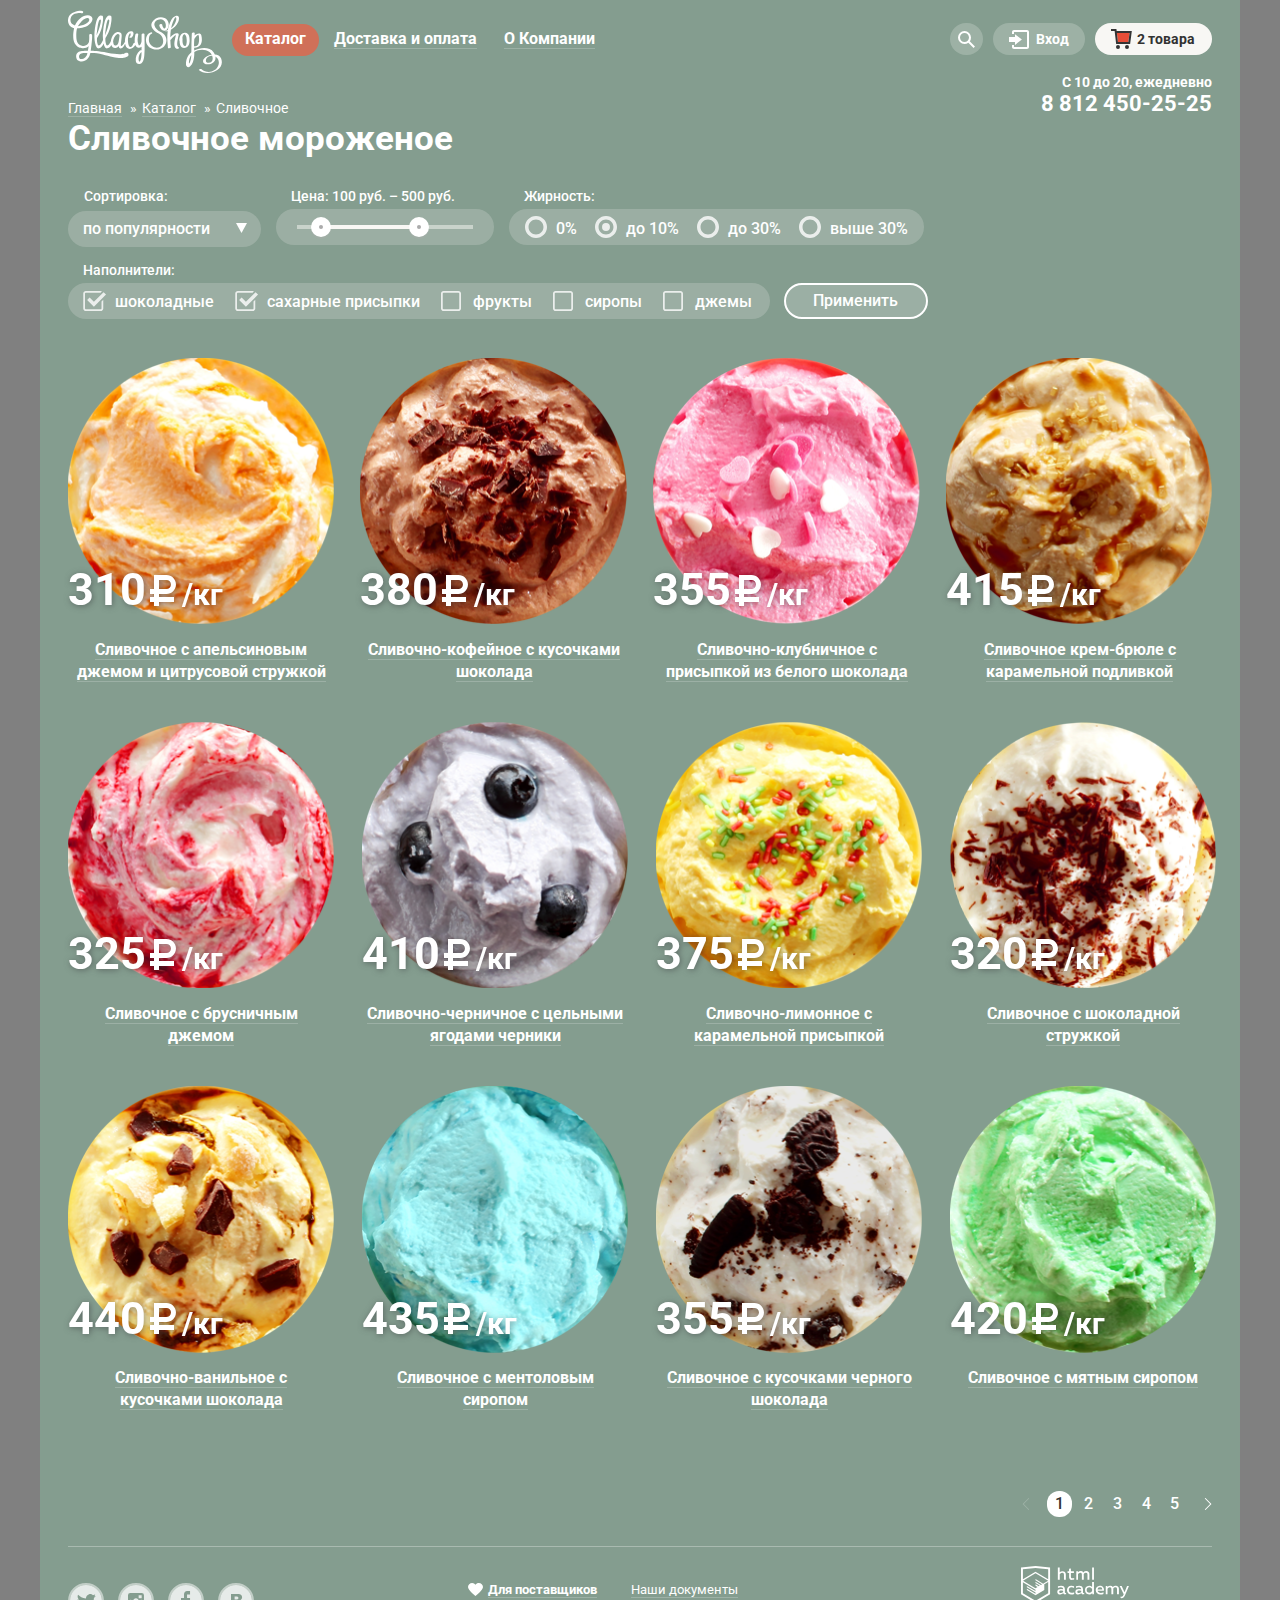
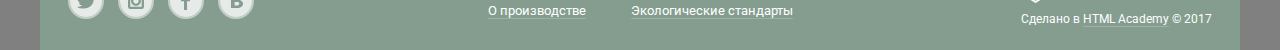
<file: html/fixed/gllacy/catalog.html>
<!DOCTYPE html>
<html>
  <head>
    <meta charset="utf-8">
    <title>Gllacy</title>
    <link href="https://fonts.googleapis.com/css?family=Roboto:400,500,700&amp;subset=cyrillic" rel="stylesheet">
    <link rel="stylesheet" href="css/normalize.css">
    <link rel="stylesheet" href="css/style.min.css">
  </head>
  <body>
    <div class="catalog-wrapper">
      <header class="main-header">
        <nav class="main-nav">
          <a class="main-logo" href="index.html">
            <img src="img/logo.svg" alt="Gllacy">
          </a>
          <ul class="site-nav">
            <li class="site-nav-catalog">
              <p class="site-nav-p-hover site-nav-item-active">
                <span>Каталог</span>
              </p>
              <div class="site-nav-catalog-hover">
                <div class="site-nav-catalog-new">
                  <h4>
                    <a href="#">Новинки</a>
                  </h4>
                </div>
                <ul>
                  <li class="site-nav-catalog-hover-active">
                    <a href="#">Сливочное</a>
                  </li>
                  <li>
                    <a href="#">Щербеты</a>
                  </li>
                  <li>
                    <a href="#">Фруктовый лед</a>
                  </li>
                  <li>
                    <a href="#">Мелорин</a>
                  </li>
                </ul>
              </div>
            </li>
            <li class="site-nav-item">
              <p>
                <span>Доставка и оплата</span></p>
            </li>
            <li class="site-nav-item">
              <p>
                <span>О Компании</span></p>
            </li>
          </ul>
          <div class="right-nav">
            <ul class="user-nav">
              <li class="user-nav-loupe">
                <button class="button-nav button-loupe" type="button">
                  <svg class="loupe-svg" xmlns="http://www.w3.org/2000/svg" xmlns:xlink="http://www.w3.org/1999/xlink" width="17" height="17" viewbox="0 0 17 17"><path fill="#fff" d="M16.958 15.527L11.75 10.32A6.455 6.455 0 0 0 13 6.5 6.5 6.5 0 1 0 6.5 13a6.465 6.465 0 0 0 3.839-1.263l5.205 5.204 1.414-1.414zM6.5 11C4.019 11 2 8.981 2 6.5S4.019 2 6.5 2 11 4.019 11 6.5 8.981 11 6.5 11z"/></svg>
                </button>
                <div class="button-loupe-hover">
                  <input type="text" placeholder="Что ищем?">
                </div>
              </li>
              <li class="user-nav-entry">
                <button class="button-nav button-entry" type="button">
                  <svg class="entry-svg" xmlns="http://www.w3.org/2000/svg" xmlns:xlink="http://www.w3.org/1999/xlink" width="21" height="19" viewbox="0 0 21 19">
                    <g fill="#fff"><path d="M6 14.875L12.917 9.5 6 4.125v2.917H-.042v4.917H6z"/><path d="M18 0H5C3.9 0 3 .9 3 2v2h2V2h13v15H5v-2H3v2c0 1.1.9 2 2 2h13c1.1 0 2-.9 2-2V2c0-1.1-.9-2-2-2z"/></g>
                  </svg>
                  <span>Вход</span>
                </button>
                <div class="button-entry-hover">
                  <input type="text" placeholder="Электронная почта">
                  <input type="text" placeholder="Пароль">
                  <div class="button-entry-hover-buttons">
                    <button type="submit">Войти</button>
                    <p class="button-entry-hover-buttons-links">
                      <a href="#">Забыли пароль?</a>
                      <a href="#">Новая регистрация</a>
                    </p>
                  </div>
                </div>
              </li>
              <li class="user-nav-cart user-nav-cart-hover">
                <button class="button-nav button-cart button-cart-catalog" type="button">
                  <svg xmlns="http://www.w3.org/2000/svg" width="21" height="20" viewbox="0 0 21 20"><path fill="#E84D37" d="M5.888 4.031L6.922 13h10.45l1.176-8.969z"/><circle fill="#343434" cx="6.984" cy="18" r="2"/><circle fill="#343434" cx="15.984" cy="18" r="2"/><path fill="#343434" d="M5.657 2.031L5.422 0H0v2h3.64l1.5 13h13.988l1.699-12.969H5.657zM17.372 13H6.922L5.888 4.031h12.66L17.372 13z"/></svg>
                  <span>2 товара</span>
                </button>
                <div class="cart-hover">
                  <ul class="cart-item-list">
                    <li class="cart-item">
                      <img src="img/top-1.png" alt="item">
                      <p class="cart-item-text">Пломбир с апельсиновым джемом</p>
                      <p class="cart-item-quantity">1,5 кг х
                        <span>200 руб.</span></p>
                      <span>300 руб.</span>
                    </li>
                    <li class="cart-item">
                      <img src="img/top-3.png" alt="item">
                      <p class="cart-item-text">Клубничный пломбир с присыпкой из белого шоколада</p>
                      <p class="cart-item-quantity">1,5 кг х
                        <span>300 руб.</span></p>
                      <span>450 руб.</span>
                    </li>
                  </ul>
                  <div class="cart-hover-buy">
                    <div class="cart-hover-buy-wrap">
                      <p>Итого:750 руб.</p>
                      <button class="cart-hover-buy-button button-hover" type="submit">Оформить заказ</button>
                    </div>
                  </div>
                </div>
              </li>
            </ul>
            <div class="info-nav">
              <p class="info-nav-text">С 10 до 20, ежедневно</p>
              <p class="info-nav-tel">8 812 450-25-25</p>
            </div>
          </div>
        </nav>
      </header>
      <main>
        <ul class="breadcrumbs">
          <li>
            <a class="breadcrumbs-non-active link-hover" href="#">Главная
            </a>
            <span>»</span>
          </li>
          <li>
            <a class="breadcrumbs-non-active link-hover" href="#">Каталог
            </a>
            <span>»</span>
          </li>
          <li>
            <a href="#">Сливочное</a>
          </li>
        </ul>
        <section class="catalog-filter">
          <div class="catalog-filter-title">Сливочное мороженое</div>
          <form class="catalog-filter-form" method="get">
            <fieldset class="select-sorting-fieldset">
              <legend >Сортировка:</legend>
              <div class="select-filter-wrap">
                <select class="select-filter-sorting">
                  <option>по популярности</option>
                  <option>сначала недорогие</option>
                  <option>сначала дорогие</option>
                  <option>по жирности</option>
                </select>
              </div>
            </fieldset>
            <fieldset class="range-filter-wrap">
              <legend>Цена: 100 руб. – 500 руб.</legend>
              <div class="range-filter">
                <div class="scale">
                  <div class="bar"></div>
                </div>
                <div class="toggle toggle-min">
                  <svg xmlns="http://www.w3.org/2000/svg" width="20" height="23" viewbox="0 0 20 23"><path opacity=".3" fill="#ABABAB" d="M10 20C4.477 20 0 15.522 0 10v2c0 5.522 4.477 10 10 10 5.522 0 10-4.478 10-10v-2c0 5.522-4.478 10-10 10z"/><circle fill="#FFF" cx="10" cy="10" r="10"/><circle fill="#ABABAB" cx="10" cy="10" r="2"/></svg>
                </div>
                <div class="toggle toggle-max">
                  <svg xmlns="http://www.w3.org/2000/svg" width="20" height="23" viewbox="0 0 20 23"><path opacity=".3" fill="#ABABAB" d="M10 20C4.477 20 0 15.522 0 10v2c0 5.522 4.477 10 10 10 5.522 0 10-4.478 10-10v-2c0 5.522-4.478 10-10 10z"/><circle fill="#FFF" cx="10" cy="10" r="10"/><circle fill="#ABABAB" cx="10" cy="10" r="2"/></svg>
                </div>
              </div>
            </fieldset>
            <fieldset class="radio-filter">
              <legend>Жирность:</legend>
              <ul class="radio-filter-wrap">
                <li><input class="radio-filter-input" type="radio" name="radio" id="0">
                  <label for="0">0%</label>
                </li>
                <li><input class="radio-filter-input" type="radio" name="radio" id="below-10" checked="checked">
                  <label for="below-10">до 10%</label>
                </li>
                <li><input class="radio-filter-input" type="radio" name="radio" id="below-30">
                  <label for="below-30">до 30%</label>
                </li>
                <li><input class="radio-filter-input" type="radio" name="radio" id="above-30">
                  <label for="above-30">выше 30%</label>
                </li>
              </ul>
            </fieldset>
            <fieldset class="checkbox-filter">
              <legend>Наполнители:</legend>
              <ul class="checkbox-filter-wrap">
                <li>
                  <input class="checkbox-filter-input" type="checkbox" id="checkbox-1" checked="checked">
                  <label for="checkbox-1">шоколадные</label>
                </li>
                <li>
                  <input class="checkbox-filter-input" type="checkbox" id="checkbox-2" checked="checked">
                  <label for="checkbox-2">сахарные присыпки</label>
                </li>
                <li>
                  <input class="checkbox-filter-input" type="checkbox" id="checkbox-3">
                  <label for="checkbox-3">фрукты</label>
                </li>
                <li>
                  <input class="checkbox-filter-input" type="checkbox" id="checkbox-4">
                  <label for="checkbox-4">сиропы</label>
                </li>
                <li>
                  <input class="checkbox-filter-input" type="checkbox" id="checkbox-5">
                  <label for="checkbox-5">джемы</label>
                </li>
              </ul>
            </fieldset>
            <button class="catalog-filter-button" type="button">Применить</button>
          </form>
        </section>
        <section class="top-selling top-selling-wrap">
          <div class="top1 top">
            <div class="top-image">
              <img src="img/top-1.png" alt="top-1">
              <div class="top-price">310<svg xmlns="http://www.w3.org/2000/svg" width="31" height="36" viewbox="0 0 31 36"><path fill="#FFF" d="M11 21h7.451c5.247 0 9.5-4.253 9.5-9.5S23.698 2 18.451 2H6v14H2v5h4v3H2v5h4v4h5v-4h15v-5H11v-3zm0-14h7.451v-.03a4.53 4.53 0 0 1 0 9.06V16H11V7z"/></svg>
                <span>/кг</span></div>
            </div>
            <div class="top-text">
              <a href="#" class="link-hover">Сливочное с апельсиновым джемом и цитрусовой стружкой</a>
            </div>
            <button class="quick-look-button button-hover" type="button">Быстрый просмотр</button>
          </div>
          <div class="top">
            <div class="top-image">
              <img src="img/top-2.png" alt="top-1">
              <div class="top-price">380<svg xmlns="http://www.w3.org/2000/svg" width="31" height="36" viewbox="0 0 31 36"><path fill="#FFF" d="M11 21h7.451c5.247 0 9.5-4.253 9.5-9.5S23.698 2 18.451 2H6v14H2v5h4v3H2v5h4v4h5v-4h15v-5H11v-3zm0-14h7.451v-.03a4.53 4.53 0 0 1 0 9.06V16H11V7z"/></svg>
                <span>/кг</span></div>
            </div>
            <div class="top-text">
              <a href="#" class="link-hover">Сливочно-кофейное с кусочками шоколада</a>
            </div>
            <button class="quick-look-button button-hover" type="button">Быстрый просмотр</button>
          </div>
          <div class="top">
            <div class="top-image">
              <img src="img/top-3.png" alt="top-1">
              <div class="top-price">355<svg xmlns="http://www.w3.org/2000/svg" width="31" height="36" viewbox="0 0 31 36"><path fill="#FFF" d="M11 21h7.451c5.247 0 9.5-4.253 9.5-9.5S23.698 2 18.451 2H6v14H2v5h4v3H2v5h4v4h5v-4h15v-5H11v-3zm0-14h7.451v-.03a4.53 4.53 0 0 1 0 9.06V16H11V7z"/></svg>
                <span>/кг</span></div>
            </div>
            <div class="top-text">
              <a href="#" class="link-hover">Сливочно-клубничное с присыпкой из белого шоколада</a>
            </div>
            <button class="quick-look-button button-hover" type="button">Быстрый просмотр</button>
          </div>
          <div class="top">
            <div class="top-image">
              <img src="img/top-4.png" alt="top-1">
              <div class="top-price">415<svg xmlns="http://www.w3.org/2000/svg" width="31" height="36" viewbox="0 0 31 36"><path fill="#FFF" d="M11 21h7.451c5.247 0 9.5-4.253 9.5-9.5S23.698 2 18.451 2H6v14H2v5h4v3H2v5h4v4h5v-4h15v-5H11v-3zm0-14h7.451v-.03a4.53 4.53 0 0 1 0 9.06V16H11V7z"/></svg>
                <span>/кг</span></div>
            </div>
            <div class="top-text">
              <a href="#" class="link-hover">Сливочное крем-брюле с карамельной подливкой</a>
            </div>
            <button class="quick-look-button button-hover" type="button">Быстрый просмотр</button>
          </div>
          <div class="top top-margin">
            <div class="top-image">
              <img src="img/top-5.png" alt="top-1">
              <div class="top-price">325<svg xmlns="http://www.w3.org/2000/svg" width="31" height="36" viewbox="0 0 31 36"><path fill="#FFF" d="M11 21h7.451c5.247 0 9.5-4.253 9.5-9.5S23.698 2 18.451 2H6v14H2v5h4v3H2v5h4v4h5v-4h15v-5H11v-3zm0-14h7.451v-.03a4.53 4.53 0 0 1 0 9.06V16H11V7z"/></svg>
                <span>/кг</span></div>
            </div>
            <div class="top-text">
              <a href="#" class="link-hover">Сливочное с брусничным джемом
              </a>
            </div>
            <button class="quick-look-button button-hover" type="button">Быстрый просмотр</button>
          </div>
          <div class="top top-margin">
            <div class="top-image">
              <img src="img/top-6.png" alt="top-1">
              <div class="top-price">410<svg xmlns="http://www.w3.org/2000/svg" width="31" height="36" viewbox="0 0 31 36"><path fill="#FFF" d="M11 21h7.451c5.247 0 9.5-4.253 9.5-9.5S23.698 2 18.451 2H6v14H2v5h4v3H2v5h4v4h5v-4h15v-5H11v-3zm0-14h7.451v-.03a4.53 4.53 0 0 1 0 9.06V16H11V7z"/></svg>
                <span>/кг</span></div>
            </div>
            <div class="top-text">
              <a href="#" class="link-hover">Сливочно-черничное с цельными ягодами черники
              </a>
            </div>
            <button class="quick-look-button button-hover" type="button">Быстрый просмотр</button>
          </div>
          <div class="top top-margin">
            <div class="top-image">
              <img src="img/top-7.png" alt="top-1">
              <div class="top-price">375<svg xmlns="http://www.w3.org/2000/svg" width="31" height="36" viewbox="0 0 31 36"><path fill="#FFF" d="M11 21h7.451c5.247 0 9.5-4.253 9.5-9.5S23.698 2 18.451 2H6v14H2v5h4v3H2v5h4v4h5v-4h15v-5H11v-3zm0-14h7.451v-.03a4.53 4.53 0 0 1 0 9.06V16H11V7z"/></svg>
                <span>/кг</span></div>
            </div>
            <div class="top-text">
              <a href="#" class="link-hover">Сливочно-лимонное с карамельной присыпкой
              </a>
            </div>
            <button class="quick-look-button button-hover" type="button">Быстрый просмотр</button>
          </div>
          <div class="top top-margin">
            <div class="top-image">
              <img src="img/top-8.png" alt="top-1">
              <div class="top-price">320<svg xmlns="http://www.w3.org/2000/svg" width="31" height="36" viewbox="0 0 31 36"><path fill="#FFF" d="M11 21h7.451c5.247 0 9.5-4.253 9.5-9.5S23.698 2 18.451 2H6v14H2v5h4v3H2v5h4v4h5v-4h15v-5H11v-3zm0-14h7.451v-.03a4.53 4.53 0 0 1 0 9.06V16H11V7z"/></svg>
                <span>/кг</span></div>
            </div>
            <div class="top-text">
              <a href="#" class="link-hover">Сливочное с шоколадной стружкой
              </a>
            </div>
            <button class="quick-look-button button-hover" type="button">Быстрый просмотр</button>
          </div>
          <div class="top top-margin">
            <div class="top-image">
              <img src="img/top-9.png" alt="top-1">
              <div class="top-price">440<svg xmlns="http://www.w3.org/2000/svg" width="31" height="36" viewbox="0 0 31 36"><path fill="#FFF" d="M11 21h7.451c5.247 0 9.5-4.253 9.5-9.5S23.698 2 18.451 2H6v14H2v5h4v3H2v5h4v4h5v-4h15v-5H11v-3zm0-14h7.451v-.03a4.53 4.53 0 0 1 0 9.06V16H11V7z"/></svg>
                <span>/кг</span></div>
            </div>
            <div class="top-text">
              <a href="#" class="link-hover">Сливочно-ванильное с кусочками шоколада
              </a>
            </div>
            <button class="quick-look-button button-hover" type="button">Быстрый просмотр</button>
          </div>
          <div class="top top-margin">
            <div class="top-image">
              <img src="img/top-10.png" alt="top-1">
              <div class="top-price">435<svg xmlns="http://www.w3.org/2000/svg" width="31" height="36" viewbox="0 0 31 36"><path fill="#FFF" d="M11 21h7.451c5.247 0 9.5-4.253 9.5-9.5S23.698 2 18.451 2H6v14H2v5h4v3H2v5h4v4h5v-4h15v-5H11v-3zm0-14h7.451v-.03a4.53 4.53 0 0 1 0 9.06V16H11V7z"/></svg>
                <span>/кг</span></div>
            </div>
            <div class="top-text">
              <a href="#" class="link-hover">Сливочноe с ментоловым сиропом</a>
            </div>
            <button class="quick-look-button button-hover" type="button">Быстрый просмотр</button>
          </div>
          <div class="top top-margin">
            <div class="top-image">
              <img src="img/top-11.png" alt="top-1">
              <div class="top-price">355<svg xmlns="http://www.w3.org/2000/svg" width="31" height="36" viewbox="0 0 31 36"><path fill="#FFF" d="M11 21h7.451c5.247 0 9.5-4.253 9.5-9.5S23.698 2 18.451 2H6v14H2v5h4v3H2v5h4v4h5v-4h15v-5H11v-3zm0-14h7.451v-.03a4.53 4.53 0 0 1 0 9.06V16H11V7z"/></svg>
                <span>/кг</span></div>
            </div>
            <div class="top-text">
              <a href="#" class="link-hover">Сливочное с кусочками черного шоколада</a>
            </div>
            <button class="quick-look-button button-hover" type="button">Быстрый просмотр</button>
          </div>
          <div class="top top-margin">
            <div class="top-image">
              <img src="img/top-12.png" alt="top-1">
              <div class="top-price">420<svg xmlns="http://www.w3.org/2000/svg" width="31" height="36" viewbox="0 0 31 36"><path fill="#FFF" d="M11 21h7.451c5.247 0 9.5-4.253 9.5-9.5S23.698 2 18.451 2H6v14H2v5h4v3H2v5h4v4h5v-4h15v-5H11v-3zm0-14h7.451v-.03a4.53 4.53 0 0 1 0 9.06V16H11V7z"/></svg>
                <span>/кг</span></div>
            </div>
            <div class="top-text">
              <a href="#" class="link-hover">Сливочное с мятным сиропом</a>
            </div>
            <button class="quick-look-button button-hover" type="button">Быстрый просмотр</button>
          </div>
        </section>
        <section class="paginator">
          <div class="paginator-wrap">
            <span>
              <svg class="arrow-left arrows" xmlns="http://www.w3.org/2000/svg" width="8" height="12" viewbox="0 0 8 12"><path fill="#ffffff" d="M7.237 5.642L1.729.133a.506.506 0 1 0-.716.716L6.163 6l-5.151 5.15a.507.507 0 0 0 .716.717l5.509-5.509a.504.504 0 0 0 0-.716z"/></svg>
            </span>
            <ul class="paginator-list">
              <li>
                <button class="page page-active" type="button">1</button>
              </li>
              <li>
                <button class="page" type="button">2</button>
              </li>
              <li>
                <button class="page" type="button">3</button>
              </li>
              <li>
                <button class="page" type="button">4</button>
              </li>
              <li>
                <button class="page" type="button">5</button>
              </li>
            </ul>
            <span>
              <svg class="arrow-right arrows" xmlns="http://www.w3.org/2000/svg" width="8" height="12" viewbox="0 0 8 12"><path fill="#ffffff" d="M7.237 5.642L1.729.133a.506.506 0 1 0-.716.716L6.163 6l-5.151 5.15a.507.507 0 0 0 .716.717l5.509-5.509a.504.504 0 0 0 0-.716z"/></svg>
            </span>
          </div>
        </section>
      </main>
      <footer class="main-footer">
        <div class="footer-wrap footer-border">
          <ul class="footer-left">
            <li>
              <a href="#">
                <svg class="social-icon" xmlns="http://www.w3.org/2000/svg" width="32" height="32" viewbox="0 0 32 32"><path
                  fill="#FFF"
                  d="M16 0C7.164 0 0 7.164 0 16c0 8.837 7.164 16 16 16 8.837 0 16-7.163 16-16 0-8.836-7.163-16-16-16zm7.944 12.809c-.251 6.516-3.463 10.832-10.992 10.702h-.486c-.447 0-4.543-.443-5.344-1.823 2.479.19 4.247-.406 5.12-1.136-1.048-.289-2.923-.461-3.251-2.848.384.104.618.221 1.299.113-1.307-.824-2.758-1.519-2.679-3.643.311.317 1.164.518 1.46.457-.768-.233-2.149-3.244-.974-4.781 1.984 1.79 4.075 3.482 7.804 3.643.227-2.214 1.24-3.699 3.168-4.325 1.84-.479 3.255.26 3.901 1.138.737-.224 1.453-.466 2.193-.685-.004.833-.569 1.463-.935 1.709.747.165 1.423-.475 1.423-.475-.184.963-1.094 1.725-1.707 1.954z"/></svg>
              </a>
            </li>
            <li>
              <a href="#">
                <svg class="social-icon" xmlns="http://www.w3.org/2000/svg" width="32" height="32" viewbox="0 0 32 32">
                  <g fill="#FFF"><path d="M20.916 16a4.938 4.938 0 1 1-9.877 0c0-.394.051-.773.138-1.14h-.897v6.838h11.396V14.86h-.897c.086.367.137.746.137 1.14z"/><path d="M15.978 18.659c1.466 0 2.659-1.193 2.659-2.659s-1.193-2.659-2.659-2.659c-1.466 0-2.659 1.193-2.659 2.659s1.192 2.659 2.659 2.659zM18.637 10.302h3.039v3.039h-3.039z"/><path
                    d="M16 0C7.164 0 0 7.164 0 16c0 8.837 7.164 16 16 16 8.837 0 16-7.163 16-16 0-8.836-7.163-16-16-16zm7.955 21.698a2.285 2.285 0 0 1-2.279 2.279H10.279A2.285 2.285 0 0 1 8 21.698V10.302a2.286 2.286 0 0 1 2.279-2.279h11.396a2.286 2.286 0 0 1 2.279 2.279v11.396z"/></g>
                </svg>
              </a>
            </li>
            <li>
              <a href="#">
                <svg class="social-icon" xmlns="http://www.w3.org/2000/svg" width="32" height="32" viewbox="0 0 32 32"><path fill="#FFF" d="M16 0C7.164 0 0 7.163 0 16s7.164 16 16 16c8.837 0 16-7.164 16-16S24.837 0 16 0zm4.062 9.455h-3.021v3.444h3.021v3.445h-3.021v8.61H14.02v-8.61H11v-3.445h3.021V9.455c0-1.902 1.353-3.445 3.021-3.445h3.021v3.445z"/></svg>
              </a>
            </li>
            <li>
              <a href="#">
                <svg class="social-icon" xmlns="http://www.w3.org/2000/svg" width="32" height="32" viewbox="0 0 32 32">
                  <g fill="#FFF"><path
                    d="M16.637 14.495c.402-.019.719-.082.951-.188.326-.145.54-.33.641-.559.101-.229.15-.496.15-.797 0-.232-.058-.465-.174-.697-.116-.232-.322-.405-.617-.517-.264-.1-.592-.155-.984-.165a76.242 76.242 0 0 0-1.652-.014h-.339v2.965h.565c.571 0 1.057-.009 1.459-.028zM18.118 17.084c-.282-.081-.672-.125-1.166-.132a127.97 127.97 0 0 0-1.55-.009h-.79v3.493h.264c1.014 0 1.74-.003 2.18-.009a3.2 3.2 0 0 0 1.212-.245c.377-.157.633-.364.774-.625s.214-.562.214-.9c0-.446-.088-.788-.261-1.03-.17-.241-.464-.423-.877-.543z"/><path
                    d="M16 0C7.164 0 0 7.164 0 16c0 8.837 7.164 16 16 16 8.837 0 16-7.163 16-16 0-8.836-7.163-16-16-16zm6.602 20.531a3.73 3.73 0 0 1-1.124 1.327c-.552.415-1.161.71-1.823.886s-1.501.264-2.519.264h-6.121V8.987h5.443c1.13 0 1.957.038 2.48.113a5.126 5.126 0 0 1 1.561.5c.533.27.929.632 1.189 1.087.26.455.392.975.392 1.558 0 .678-.179 1.278-.536 1.795-.358.518-.863.92-1.517 1.208v.075c.917.182 1.642.559 2.179 1.13.537.571.807 1.325.807 2.261 0 .678-.138 1.283-.411 1.817z"/></g>
                </svg>
              </a>
            </li>
          </ul>
          <ul class="footer-center">
            <li>
              <a href="#" class="link-hover">Для поставщиков</a>
            </li>
            <li>
              <a href="#" class="link-hover">Наши документы</a>
            </li>
            <li>
              <a href="#" class="link-hover">О производстве</a>
            </li>
            <li>
              <a href="#" class="link-hover">Экологические стандарты</a>
            </li>
          </ul>
          <ul class="footer-right">
            <li>
              <a href="#">
                <svg xmlns="http://www.w3.org/2000/svg" width="108" height="39" viewbox="0 0 108.08 36.85">
                  <title>logo-htmlacademy-small1</title><path
                    d="M44.61,26.88a2,2,0,0,0,.55-0.1v1.33a3.25,3.25,0,0,1-1.18.21,1.67,1.67,0,0,1-1.67-1,4.84,4.84,0,0,1-3.14,1.08c-1.51,0-2.91-.83-2.91-2.55,0-2.13,2-2.79,3.71-2.79a11.08,11.08,0,0,1,2.17.25v-0.3c0-1-.76-1.77-2.19-1.77a7.42,7.42,0,0,0-3,.64v-1.7a10.21,10.21,0,0,1,3.19-.55c2.36,0,3.81,1.12,3.81,3.65v3a0.54,0.54,0,0,0,.49.59h0.17Zm-6.44-1.13A1.35,1.35,0,0,0,39.63,27h0.11a3.39,3.39,0,0,0,2.41-1V24.58a9.72,9.72,0,0,0-1.81-.21c-1,0-2.16.33-2.16,1.38h0Zm12.36-6.11a5,5,0,0,1,2.57.64V22a4.08,4.08,0,0,0-2.3-.7,2.75,2.75,0,1,0,0,5.49,5,5,0,0,0,2.43-.64v1.71a6.27,6.27,0,0,1-2.76.57A4.21,4.21,0,0,1,46,24.51q0-.21,0-0.41a4.32,4.32,0,0,1,4.18-4.46h0.38Zm12.17,7.24a2,2,0,0,0,.55-0.1v1.33a3.25,3.25,0,0,1-1.18.21,1.67,1.67,0,0,1-1.67-1,4.84,4.84,0,0,1-3.14,1.08c-1.51,0-2.91-.83-2.91-2.55,0-2.13,2-2.79,3.71-2.79a11.08,11.08,0,0,1,2.17.25v-0.3c0-1-.76-1.77-2.19-1.77a7.42,7.42,0,0,0-3,.64v-1.7a10.21,10.21,0,0,1,3.19-.55c2.36,0,3.81,1.12,3.81,3.65v3a0.54,0.54,0,0,0,.49.59h0.17Zm-6.44-1.13A1.35,1.35,0,0,0,57.73,27h0.11a3.39,3.39,0,0,0,2.41-1V24.58a9.72,9.72,0,0,0-1.81-.21c-1.06,0-2.16.33-2.16,1.38h0ZM73,16V28.2H71.35V26.88a3.88,3.88,0,0,1-3.19,1.54,4.4,4.4,0,0,1,0-8.78,3.81,3.81,0,0,1,3,1.3V16H73Zm-4.53,5.22a2.76,2.76,0,1,0,0,5.52A2.86,2.86,0,0,0,71.15,25V23A2.91,2.91,0,0,0,68.49,21.27ZM79,19.64c3.31,0,4.46,2.68,3.92,5.09H76.7c0.21,1.5,1.67,2.11,3.19,2.11a6.11,6.11,0,0,0,2.64-.59v1.6a7.14,7.14,0,0,1-3,.57C77,28.42,74.78,27,74.78,24a4.18,4.18,0,0,1,4-4.39H79Zm0.09,1.54a2.28,2.28,0,0,0-2.44,2.1v0.06H81.3A2,2,0,0,0,79.13,21.18Zm5.73,7V19.87h1.65v1a3.81,3.81,0,0,1,2.78-1.27A2.86,2.86,0,0,1,91.89,21a4.12,4.12,0,0,1,2.91-1.33A3.06,3.06,0,0,1,98,23V28.2h-1.9V23.05a1.59,1.59,0,0,0-1.42-1.75H94.42a2.8,2.8,0,0,0-2.07,1.12V28.2h-1.9V23.05A1.59,1.59,0,0,0,89,21.31H88.8a3,3,0,0,0-2.21,1.29v5.63H84.86Zm21.31-8.33h1.9l-3.91,9.46c-0.9,2.17-2.09,2.86-3.35,2.86a4.76,4.76,0,0,1-1.1-.14V30.46a2.86,2.86,0,0,0,.85.12c0.9,0,1.58-.64,2.07-1.9l0.17-.42-4-8.4h2l2.86,6.29ZM38.73,1.46V6.22a3.81,3.81,0,0,1,2.7-1.14,3.25,3.25,0,0,1,3.44,3.4v5.15H43V8.72a1.81,1.81,0,0,0-1.61-2h-0.3a2.93,2.93,0,0,0-2.32,1.39v5.52h-1.9V1.46h1.9ZM49.94,2.31v3h3V6.91h-3v3.81c0,1.1.5,1.46,1.58,1.46a4.49,4.49,0,0,0,1.69-.33v1.6A6.8,6.8,0,0,1,51,13.8a2.55,2.55,0,0,1-2.86-2.74V6.89H46.58V5.26h1.5V2.74Zm5.4,11.31V5.28H57v1A3.81,3.81,0,0,1,59.77,5a2.86,2.86,0,0,1,2.6,1.33A4.12,4.12,0,0,1,65.28,5,3.06,3.06,0,0,1,68.44,8.4v5.21h-1.9V8.46a1.59,1.59,0,0,0-1.42-1.75H64.89a2.8,2.8,0,0,0-2.07,1.12v5.78h-1.9V8.46A1.59,1.59,0,0,0,59.5,6.71H59.27A3,3,0,0,0,57.06,8v5.63H55.34ZM71.17,1.45H73V13.6H71.17V1.45ZM14.71,0H14.55L0,1.54V28.21l14.55,8.66,14.55-8.66V1.54Zm12.5,27.1L14.55,34.64,1.9,27.12V16.18l12.59,7.5V25L5.86,19.9v1.31l8.68,5.21v1.39L5.87,22.65V24l8.68,5.21,8.75-5.24V18.31L27.2,16V27.12Zm0-12.53-3.48,2-1.6,1L14.51,13v1.31L21,18.23H21l-0.14.09-1,.54-5.37-3.2V17l4.24,2.52-1,.67-3.2-1.9v1.31l2.1,1.24L14.5,22.1,2,14.65,14.51,7.11Zm0-1.32L14.49,5.76,1.91,13.25v-10L14.56,1.92,27.21,3.25v10h0Z"
                    transform="translate(0 -0.02)"
                    fill="#fff"/>
                </svg>
              </a>
            </li>
            <li class="footer-right-text">Сделано в
              <a href="#" class="link-hover">HTML Academy</a>
              © 2017</li>
          </ul>
        </div>
      </footer>
    </div>
  </body>
</html>
</file>
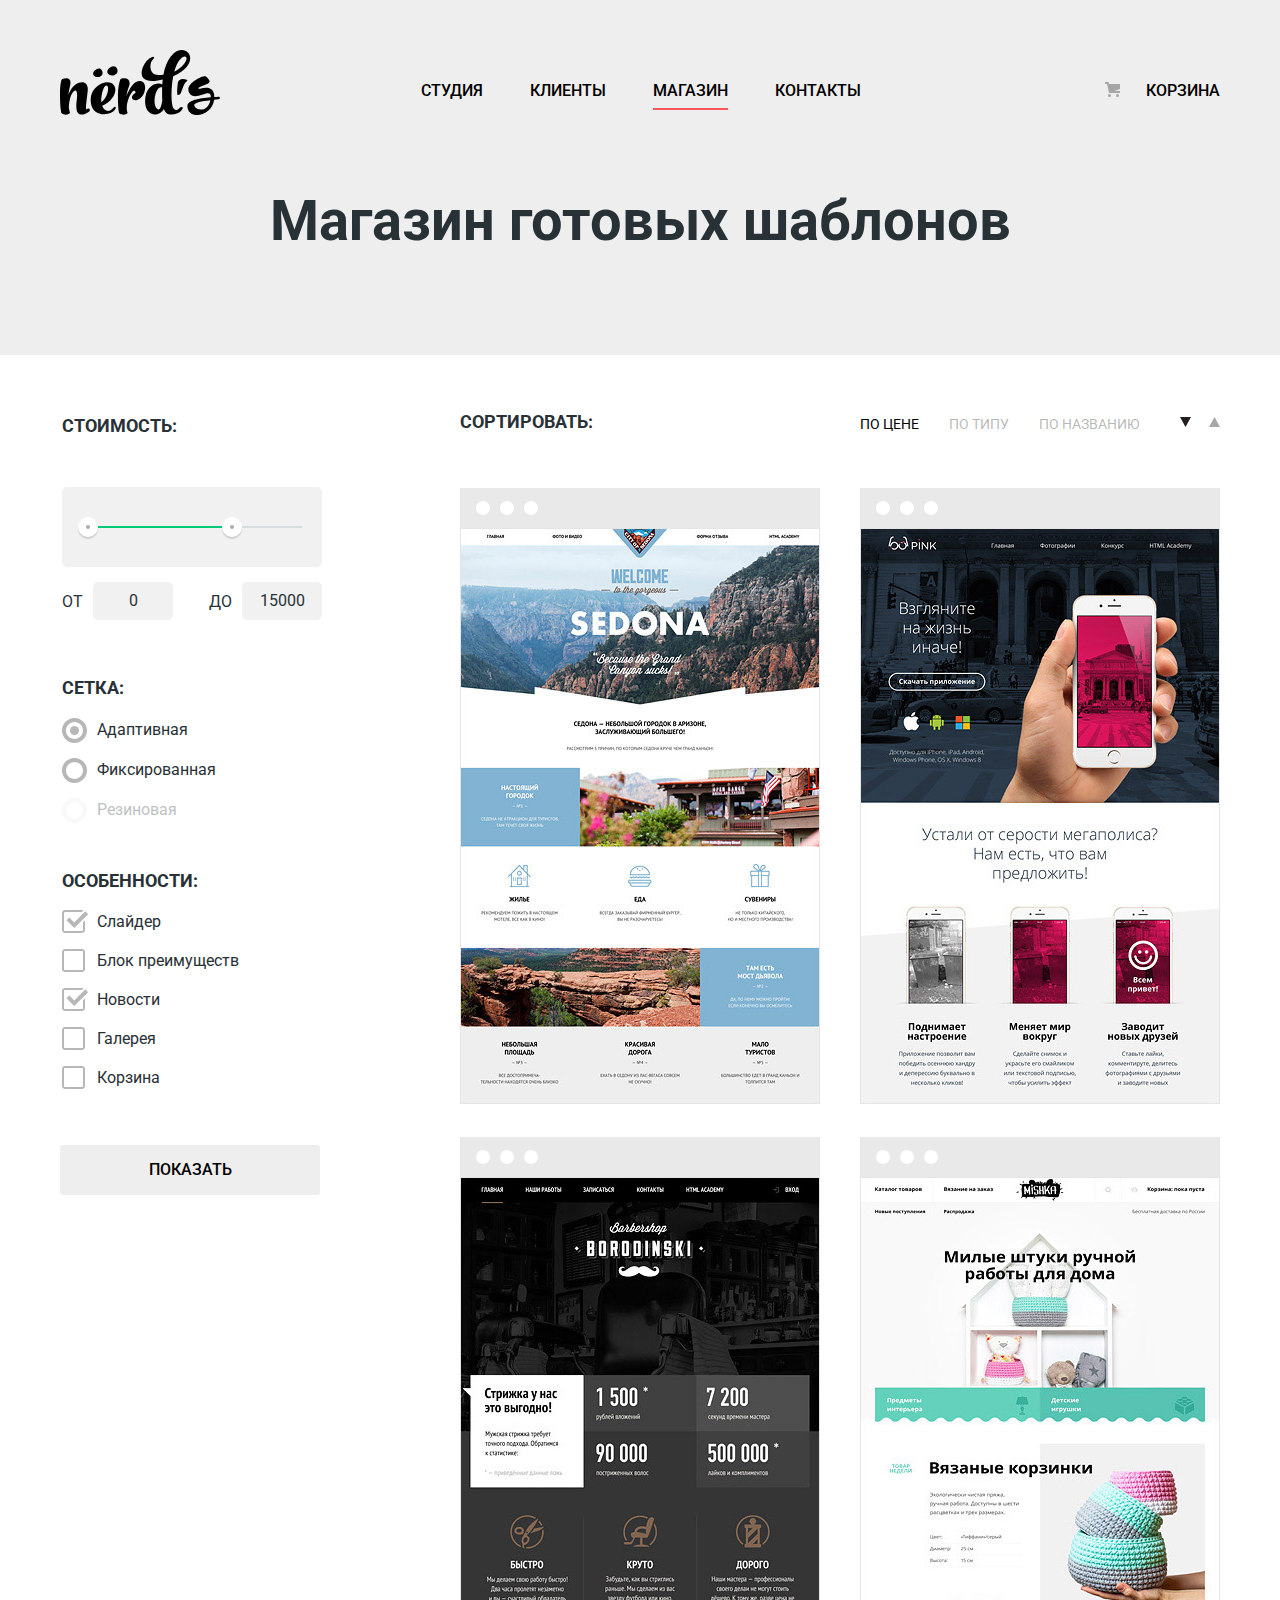
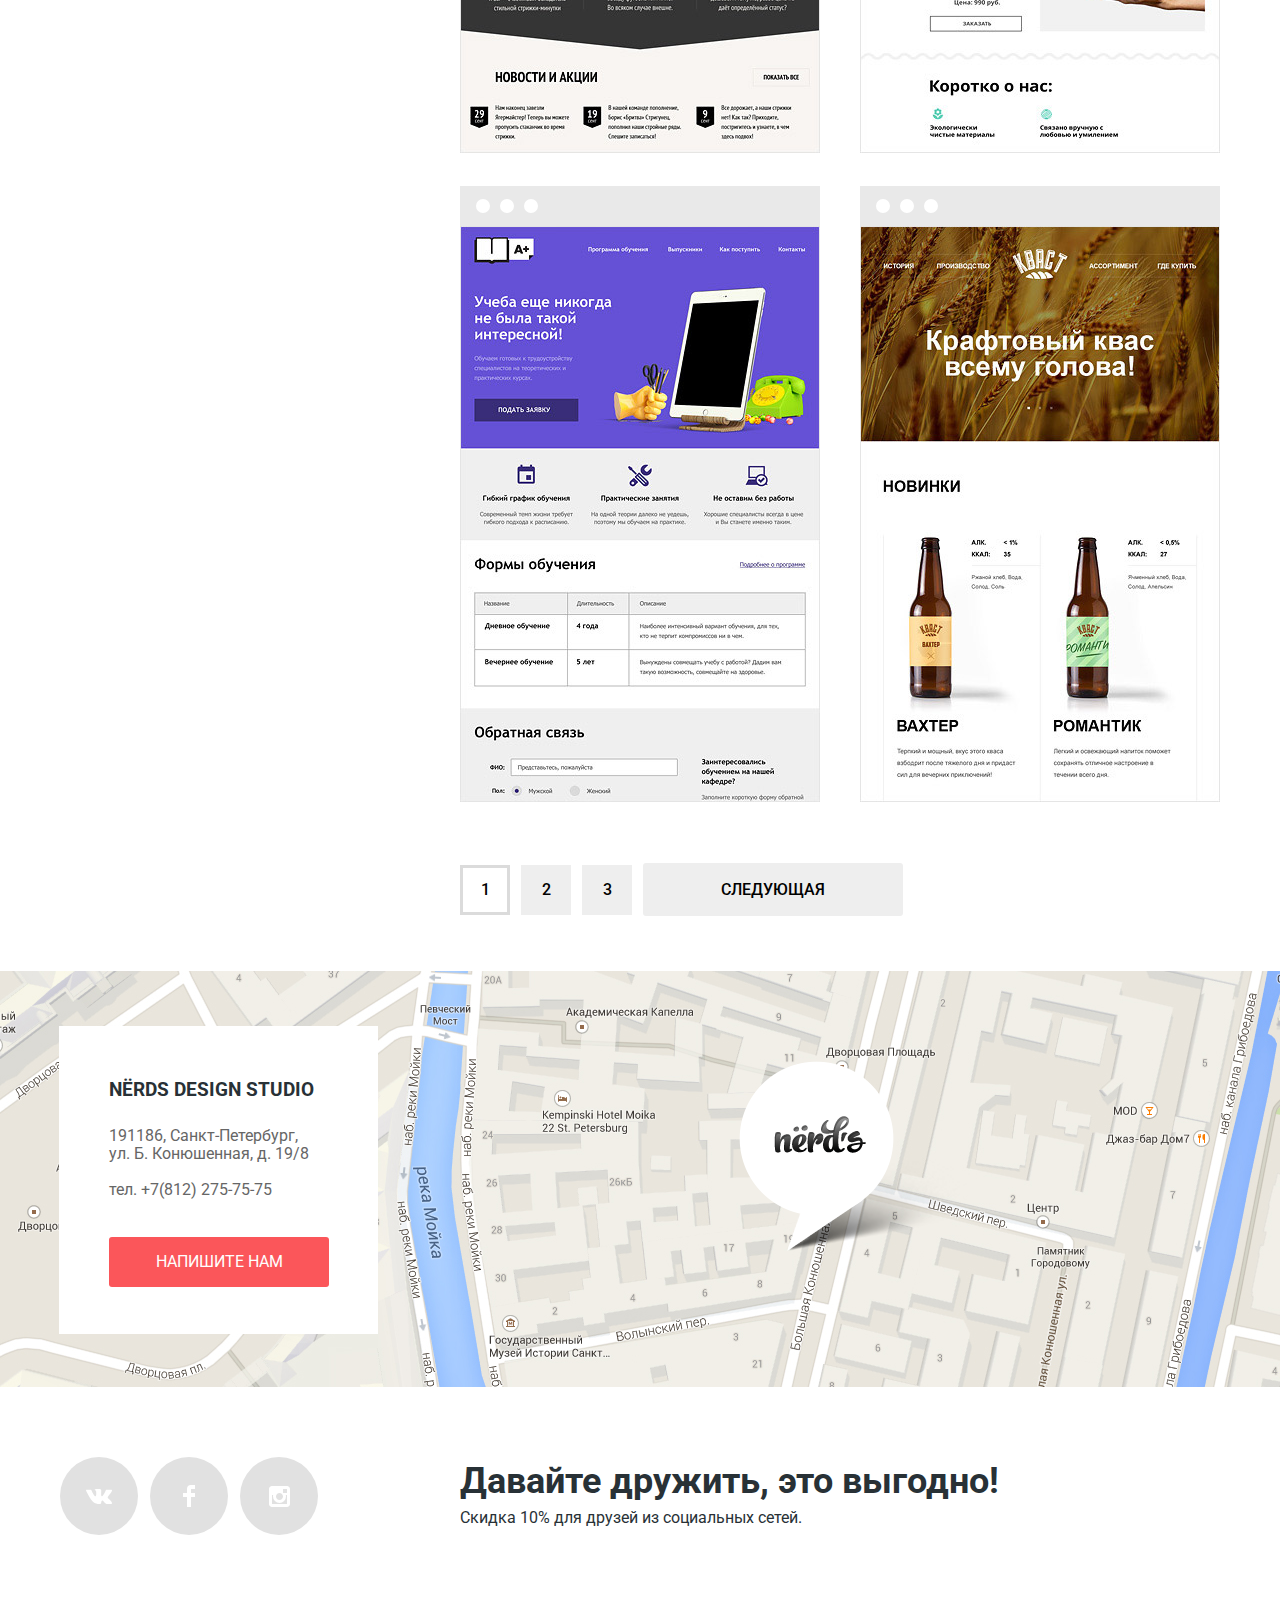
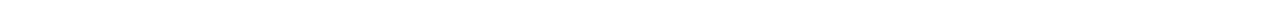
<file: html/fixed/nerds/catalog.html>
<!DOCTYPE html>
<html lang="ru">
  <head>
    <meta charset="utf-8">
    <title>Нёрдс</title>
    <link href="https://fonts.googleapis.com/css?family=Roboto:400,500,700&amp;subset=cyrillic" rel="stylesheet">
    <link rel="stylesheet" href="css/normalize.css">
    <link rel="stylesheet" href="css/style.min.css">
  </head>
  <body>
    <header class="main-header">
      <nav class="main-navigation container">
        <a href="index.html">
          <img class="header-logo" src="img/nerds-logo.svg" alt="Nerds">
        </a>
        <ul class="site-navigation">
          <li>
            <a href="index.html">Студия</a>
          </li>
          <li>
            <a href="#">Клиенты</a>
          </li>
          <li class="site-navigation-current">
            <a href="#">Магазин</a>
          </li>
          <li>
            <a href="#">Контакты</a>
          </li>
        </ul>
        <ul class="user-navigation">
          <li class="user-navigation-cart">
            <a href="#">Корзина</a>
          </li>
        </ul>
      </nav>
      <div class="header-title container">
        <h1>Магазин готовых шаблонов</h1>
      </div>
    </header>
    <main>
      <section class="catalog">
        <div class="catalog-filter">
          <fieldset>
            <legend>Стоимость:</legend>
            <form method="get">
              <div class="range-filter">
                <div class="range-controls">
                  <div class="scale">
                    <div class="bar"></div>
                  </div>
                  <div class="toggle toggle-min"></div>
                  <div class="toggle toggle-max"></div>
                </div>
                <div class="price-controls">
                  <label class="min-price">от
                    <input name="min-price" type="text" value="0"></label>
                  <label class="max-price">до
                    <input name="max-price" type="text" value="15000"></label>
                </div>
              </div>
            </form>
          </fieldset>
          <fieldset class="filter-radio">
            <legend>Сетка:</legend>
            <ul class="filter-radio-list">
              <li class="filter-radio-item"><input type="radio" id="adaptive" name="radio" checked="checked">
                <label for="adaptive">Адаптивная</label>
              </li>
              <li class="filter-radio-item"><input type="radio" name="radio" id="fixed">
                <label for="fixed">Фиксированная</label>
              </li>
              <li class="filter-radio-item"><input type="radio" id="rubber" name="radio" disabled="disabled">
                <label for="rubber">Резиновая</label>
              </li>
            </ul>
          </fieldset>
          <fieldset class="filter-checkbox">
            <legend>Особенности:</legend>
            <ul class="filter-checkbox-list">
              <li><input type="checkbox" id="slider" checked="checked">
                <label for="slider">Слайдер</label>
              </li>
              <li><input type="checkbox" id="advantages">
                <label for="advantages">Блок преимуществ</label>
              </li>
              <li><input type="checkbox" id="news" checked="checked">
                <label for="news">Новости</label>
              </li>
              <li><input type="checkbox" id="gallery">
                <label for="gallery">Галерея</label>
              </li>
              <li><input type="checkbox" id="cart">
                <label for="cart">Корзина</label>
              </li>
            </ul>
          </fieldset>
          <button class="filter-button" type="submit">Показать</button>
        </div>
        <div class="catalog-templates">
          <div class="catalog-sort">
            <h3>Сортировать:</h3>
            <ul class="catalog-sort-sorting">
              <li class="sorting-options sorting-current">По цене</li>
              <li class="sorting-options">По типу</li>
              <li class="sorting-options">По названию</li>
            </ul>
            <div class="catalog-sort-arrows">
              <span>
                <svg class="arrow-down arrows" xmlns="http://www.w3.org/2000/svg" width="11" height="10" viewbox="0 0 11 10"><path fill="#231F20" d="M5.5 10L0 0h11"/></svg>
              </span>
              <span>
                <svg class="arrow-up arrows" xmlns="http://www.w3.org/2000/svg" width="11" height="10" viewbox="0 0 11 10"><path fill="#a6a6a6" d="M5.5 0L0 10h11z"/></svg>
              </span>
            </div>
          </div>
          <ul class="catalog-projects">
            <li class="catalog-projects-sample">
              <div class="sample-bar">
                <div class="sample-bar-round"></div>
                <div class="sample-bar-round"></div>
                <div class="sample-bar-round"></div>
              </div>
              <div class="catalog-projects-img">
                <img src="img/img-sedona.jpg" alt="">
                <div class="catalog-projects-price">
                  <b>Sedona</b>
                  <p>Информационный сайт<br>
                    для туристов</p>
                  <button class="projects-button" type="button">9 900 руб.</button>
                </div>
              </div>
            </li>
            <li class="catalog-projects-sample">
              <div class="sample-bar">
                <div class="sample-bar-round"></div>
                <div class="sample-bar-round"></div>
                <div class="sample-bar-round"></div>
              </div>
              <div class="catalog-projects-img">
                <img src="img/img-pink.jpg" alt="">
                <div class="catalog-projects-price">
                  <b>Pink app</b>
                  <p>Продуктовый лендинг<br>
                    приложения для iOS и Android</p>
                  <button class="projects-button" type="button">9 900 руб.</button>
                </div>
              </div>
            </li>
            <li class="catalog-projects-sample">
              <div class="sample-bar">
                <div class="sample-bar-round"></div>
                <div class="sample-bar-round"></div>
                <div class="sample-bar-round"></div>
              </div>
              <div class="catalog-projects-img">
                <img src="img/img-barbershop.jpg" alt="">
                <div class="catalog-projects-price">
                  <b>Barbershop</b>
                  <p>Сайт салона красоты.<br>
                    Для мужчин, да.</p>
                  <button class="projects-button" type="button">9 900 руб.</button>
                </div>
              </div>
            </li>
            <li class="catalog-projects-sample">
              <div class="sample-bar">
                <div class="sample-bar-round"></div>
                <div class="sample-bar-round"></div>
                <div class="sample-bar-round"></div>
              </div>
              <div class="catalog-projects-img">
                <img src="img/img-mishka.jpg" alt="">
                <div class="catalog-projects-price">
                  <b>Mishka</b>
                  <p>Интернет-магазин<br>
                    вязаных игрушек</p>
                  <button class="projects-button" type="button">9 900 руб.</button>
                </div>
              </div>
            </li>
            <li class="catalog-projects-sample">
              <div class="sample-bar">
                <div class="sample-bar-round"></div>
                <div class="sample-bar-round"></div>
                <div class="sample-bar-round"></div>
              </div>
              <div class="catalog-projects-img">
                <img src="img/img-aplus.jpg" alt="">
                <div class="catalog-projects-price">
                  <b>A plus</b>
                  <p>Лендинг курсов повышения<br>
                    квалификации</p>
                  <button class="projects-button" type="button">9 900 руб.</button>
                </div>
              </div>
            </li>
            <li class="catalog-projects-sample">
              <div class="sample-bar">
                <div class="sample-bar-round"></div>
                <div class="sample-bar-round"></div>
                <div class="sample-bar-round"></div>
              </div>
              <div class="catalog-projects-img">
                <img src="img/img-kvast.jpg" alt="">
                <div class="catalog-projects-price">
                  <b>Кваст</b>
                  <p>Промо-сайт производителя<br>
                    крафтового кваса</p>
                  <button class="projects-button" type="button">9 900 руб.</button>
                </div>
              </div>
            </li>
          </ul>
          <div class="catalog-pages">
            <button class="page-active" type="button">1</button>
            <button class="page-btn" type="button">2</button>
            <button class="page-btn" type="button">3</button>
            <button class="page-next" type="button">Следующая</button>
          </div>
        </div>
      </section>
      <section class="contacts">
        <div class="contacts-map container">
          <img src="img/map.jpg" alt="">
          <div class="contacts-info">
            <h3>Nёrds design studio</h3>
            <p>191186, Санкт-Петербург,<br>
              ул. Б. Конюшенная, д. 19/8
            </p>
            <p class="contacts-tel">тел. +7(812) 275-75-75</p>
            <button class="contacts-button" type="button">Напишите нам</button>
          </div>
        </div>
      </section>
    </main>
    <footer class="footer container">
      <div class="footer-social">
        <ul>
          <li>
            <a class="social-button" href="#">
              <svg xmlns="http://www.w3.org/2000/svg" width="26" height="15" viewbox="0 0 26 15"><path
                fill="#FFF"
                d="M16.138 11.51c.956-.309 2.18 2.04 3.483 2.939.978.681 1.727.534 1.727.534l3.473-.05s1.815-.112.957-1.554c-.071-.12-.503-1.069-2.585-3.022-2.177-2.043-1.882-1.712.739-5.244 1.597-2.153 2.236-3.468 2.036-4.028-.192-.539-1.365-.399-1.365-.399L20.69.713c-.381.001-.704.119-.851.515-.003.004-.621 1.666-1.445 3.079-1.741 2.989-2.436 3.148-2.724 2.961-.661-.433-.494-1.737-.494-2.664 0-2.897.432-4.105-.846-4.417-.427-.104-.739-.172-1.828-.182-1.392-.021-2.574 0-3.244.329-.445.223-.786.712-.579.74.26.035.843.16 1.155.586.401.552.389 1.789.389 1.789s.229 3.411-.54 3.834c-.528.29-1.25-.302-2.803-3.016-.793-1.388-1.392-2.922-1.392-2.922s-.116-.285-.326-.441c-.25-.185-.6-.244-.6-.244L.848.684S.29.7.085.946c-.182.218-.015.668-.015.668s2.909 6.881 6.203 10.347c3.02 3.182 6.452 2.971 6.452 2.971h1.555s.469-.054.709-.312c.224-.24.214-.691.214-.691s-.031-2.109.935-2.419z"/></svg>
            </a>
          </li>
          <li>
            <a class="social-button" href="#">
              <svg xmlns="http://www.w3.org/2000/svg" width="12" height="22" viewbox="0 0 12 22"><path fill="#FFF" d="M12 4V0H8a4 4 0 0 0-4 4v4H0v4h4v10h4V12h4V8H8V4h4z"/></svg>
            </a>
          </li>
          <li>
            <a class="social-button" href="#">
              <svg xmlns="http://www.w3.org/2000/svg" width="21" height="21" viewbox="0 0 21 21"><path
                fill="#FFF"
                d="M18 0H3C1.35 0 0 1.35 0 3v15c0 1.65 1.35 3 3 3h15c1.65 0 3-1.35 3-3V3c0-1.65-1.35-3-3-3zm-7.5 7c1.93 0 3.5 1.57 3.5 3.5S12.43 14 10.5 14 7 12.43 7 10.5 8.57 7 10.5 7zM18 18H3V9h1.181A6.504 6.504 0 0 0 4 10.5a6.5 6.5 0 1 0 13 0 6.45 6.45 0 0 0-.181-1.5H18v9zm0-11h-4V3h4v4z"/></svg>
            </a>
          </li>
        </ul>
      </div>
      <div class="footer-media">
        <div class="footer-media-title">
          Давайте дружить, это выгодно!
        </div>
        <div class="footer-media-text">
          <p>Скидка 10% для друзей из социальных сетей.</p>
        </div>
      </div>
    </footer>
  </body>
</html>
</file>
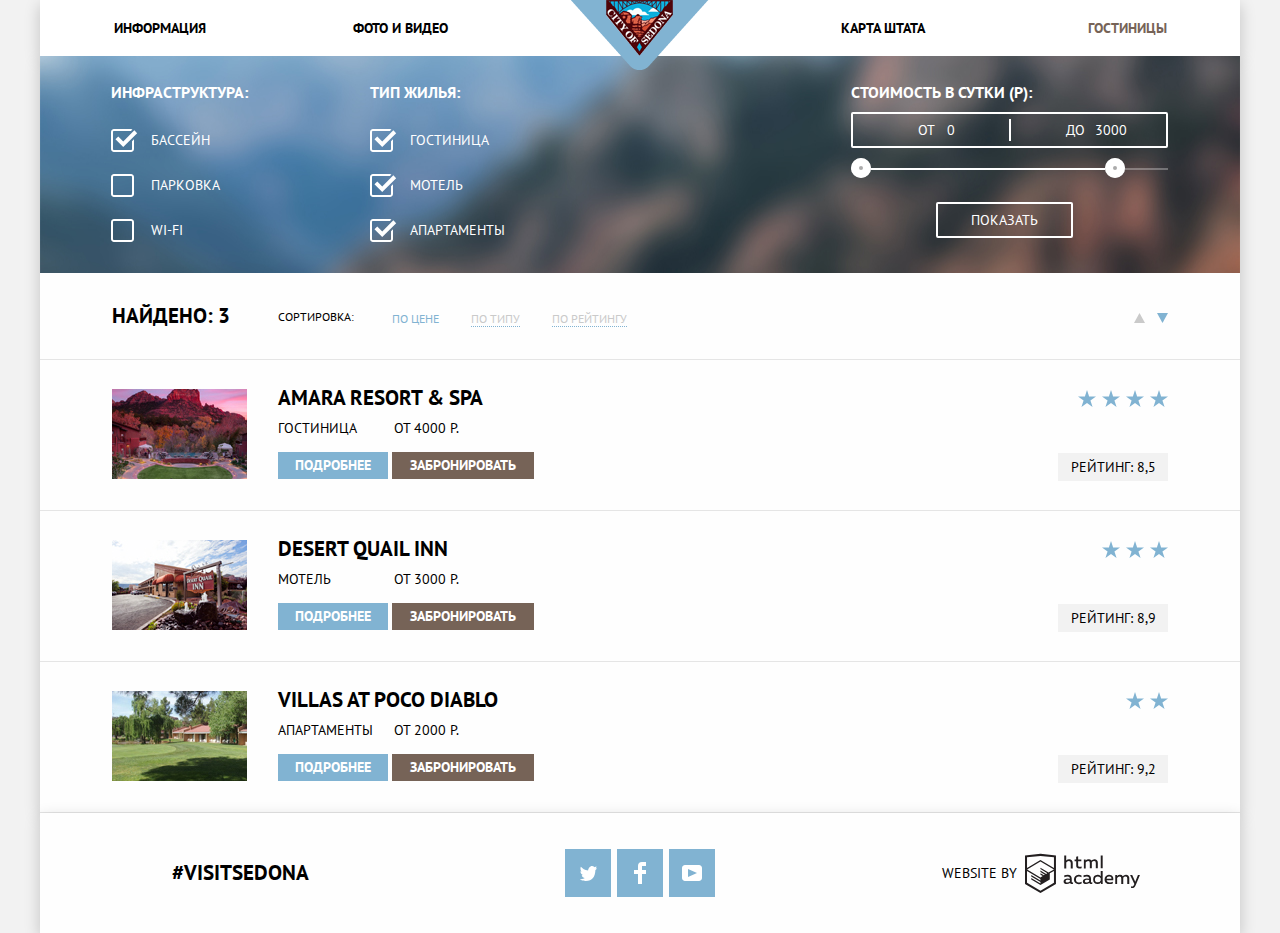
<file: html/fixed/sedona/hotels.html>
<!DOCTYPE html>
<html lang="ru">
  <head>
    <meta charset="utf-8">
    <title>Гостиницы</title>
    <link href="https://fonts.googleapis.com/css?family=PT+Sans:400,700&amp;subset=cyrillic" rel="stylesheet">
    <link href="css/normalize.css" rel="stylesheet">
    <link href="css/style.min.css" rel="stylesheet">
  </head>
  <body>
    <header class="main-header">
      <a class="main-header-logo" href="index.html">
        <img src="img/logo.png" width="138" height="70" alt="Логотип Седона">
      </a>
      <nav class="main-navigation">
        <ul class="site-navigation">
          <li>
            <a href="info.html">Информация</a>
          </li>
          <li>
            <a href="photo-video.html">Фото и видео</a>
          </li>
          <li>
            <a href="map.html">Карта штата</a>
          </li>
          <li class="site-navigation-current">
            <a href="hotels.html">Гостиницы</a>
          </li>
        </ul>
      </nav>
    </header>
    <main class="container">
      <h1 class="visually-hidden">Гостиницы</h1>
      <section class="hotel-filters">
        <div class="filter-wrap">
          <form class="filter" action="https://echo.htmlacademy.ru" method="get">
            <fieldset>
              <legend>Инфраструктура:</legend>
              <ul class="filter-list">
                <li class="filter-item">
                  <input id="filter-pool-checkbox" type="checkbox" name="pool" hidden="hidden" checked>
                  <label for="filter-pool-checkbox" tabindex="0">Бассейн</label>
                </li>
                <li class="filter-item">
                  <input id="filter-parking-checkbox" type="checkbox" name="parking">
                  <label tabindex="0" for="filter-parking-checkbox">Парковка</label>
                </li>
                <li class="filter-item">
                  <input id="filter-wi-fi-checkbox" type="checkbox" name="wi-fi">
                  <label for="filter-wi-fi-checkbox" tabindex="0">WI-FI</label>
                </li>
              </ul>
            </fieldset>
            <fieldset>
              <legend>Тип жилья:</legend>
              <ul class="filter-list">
                <li class="filter-item">
                  <input id="filter-hotel-checkbox" type="checkbox" name="hotel" checked>
                  <label class="form-label" for="filter-hotel-checkbox" tabindex="0">Гостиница</label>
                </li>
                <li class="filter-item">
                  <input id="filter-motel-checkbox" type="checkbox" name="motel" checked>
                  <label class="form-label" for="filter-motel-checkbox" tabindex="0">Мотель</label>
                </li>
                <li class="filter-item">
                  <input id="filter-apartments-checkbox" type="checkbox" name="apartments" checked>
                  <label class="form-label" for="filter-apartments-checkbox" tabindex="0">Апартаменты</label>
                </li>
              </ul>
            </fieldset>
            <div class="filter-range">
              <div class="filter-range-title">Стоимость в сутки (р):</div>
              <div class="price-controls">
                <label for="min-price" class="min-price">от</label>
                <input id="min-price" type="text" name="min-price" value="0">
                <label for="max-price" class="max-price">до</label>
                <input id="max-price" type="text" name="max-price" value="3000">
              </div>
              <div class="range-controls">
                <div class="scale">
                  <div class="bar"></div>
                </div>
                <div class="range-toggle range-toggle-min"></div>
                <div class="range-toggle range-toggle-max"></div>
              </div>
              <button class="btn-transparent" type="submit">Показать</button>
            </div>
          </form>
        </div>
      </section>
      <section class="hotel-sorting">
        <h2 class="visually-hidden">Результаты поиска</h2>
        <div class="hotel-sorting-results">
          <h3>Найдено: 3</h3>
        </div>
        <div class="hotel-sorting-settings">
          <span>Сортировка:</span>
          <ul class="hotel-sorting-list">
            <li>
              <a class="hotel-sorting-options hotel-sorting-current" href="#">По цене</a>
            </li>
            <li>
              <a class="hotel-sorting-options" href="#">По типу</a>
            </li>
            <li>
              <a class="hotel-sorting-options" href="#">По рейтингу</a>
            </li>
          </ul>
        </div>
        <div class="arrows-wrapper">
          <span class="arrows arrow-up">
            <a href="/hotels.html?price-up">Вверх<svg xmlns="http://www.w3.org/2000/svg" width="11" height="10" viewbox="0 0 11 10"><path fill="#cacaca" d="M5.5 0L0 10h11z"/></svg>
            </a>
          </span>
          <span>
            <a href="/hotels.html?price-down">Вниз<svg class="arrows arrow-down" xmlns="http://www.w3.org/2000/svg" width="11" height="10" viewbox="0 0 11 10"><path fill="#81b3d2" d="M5.5 10L0 0h11"/></svg>
            </a>
          </span>
        </div>
      </section>
      <section class="catalog">
        <h2 class="visually-hidden" hidden="hidden">Список гостиниц</h2>
        <ul class="catalog-list">
          <li class="catalog-item">
            <div class="catalog-item-left">
              <div class="catalog-item-img">
                <img src="img/catalog-item-1.jpg" width="135" height="90" alt="Amara Resort &amp; Spa">
              </div>
              <div class="catalog-item-info">
                <a class="catalog-item-title" href="item-1.html">Amara Resort &amp; Spa</a>
                <div class="catalog-item-inner">
                  <span>Гостиница</span>
                  <span>от 4000 р.</span>
                </div>
                <div class="catalog-item-buttons">
                  <a class="button-more" href="item-1.html">Подробнее</a>
                  <button class="button-book" type="submit">Забронировать</button>
                </div>
              </div>
            </div>
            <div class="catalog-item-right">
              <div class="catalog-item-stars" tabindex="0">
                <span class="visually-hidden">Четыре звезды</span>
                <svg xmlns="http://www.w3.org/2000/svg" width="18" height="17" viewbox="0 0 18 17"><path fill="#81B3D2" d="M9.002 0l2.126 6.494h6.877l-5.564 4.012L14.566 17l-5.564-4.013L3.438 17l2.126-6.494L0 6.494h6.878z"/></svg>
                <svg xmlns="http://www.w3.org/2000/svg" width="18" height="17" viewbox="0 0 18 17"><path fill="#81B3D2" d="M9.002 0l2.126 6.494h6.877l-5.564 4.012L14.566 17l-5.564-4.013L3.438 17l2.126-6.494L0 6.494h6.878z"/></svg>
                <svg xmlns="http://www.w3.org/2000/svg" width="18" height="17" viewbox="0 0 18 17"><path fill="#81B3D2" d="M9.002 0l2.126 6.494h6.877l-5.564 4.012L14.566 17l-5.564-4.013L3.438 17l2.126-6.494L0 6.494h6.878z"/></svg>
                <svg xmlns="http://www.w3.org/2000/svg" width="18" height="17" viewbox="0 0 18 17"><path fill="#81B3D2" d="M9.002 0l2.126 6.494h6.877l-5.564 4.012L14.566 17l-5.564-4.013L3.438 17l2.126-6.494L0 6.494h6.878z"/></svg>
              </div>
              <span>Рейтинг: 8,5</span>
            </div>
          </li>
          <li class="catalog-item">
            <div class="catalog-item-left">
              <div class="catalog-item-img">
                <img src="img/catalog-item-2.jpg" width="135" height="90" alt="Desert Quail Inn">
              </div>
              <div class="catalog-item-info">
                <a class="catalog-item-title" href="item-2.html">Desert Quail Inn</a>
                <div class="catalog-item-inner">
                  <span>Мотель</span>
                  <span>от 3000 р.</span>
                </div>
                <div class="catalog-item-buttons">
                  <a class="button-more" href="item-2.html">Подробнее</a>
                  <button class="button-book" type="submit">Забронировать</button>
                </div>
              </div>
            </div>
            <div class="catalog-item-right">
              <div class="catalog-item-stars" tabindex="0">
                <span class="visually-hidden">Три звезды</span>
                <svg xmlns="http://www.w3.org/2000/svg" width="18" height="17" viewbox="0 0 18 17"><path fill="#81B3D2" d="M9.002 0l2.126 6.494h6.877l-5.564 4.012L14.566 17l-5.564-4.013L3.438 17l2.126-6.494L0 6.494h6.878z"/></svg>
                <svg xmlns="http://www.w3.org/2000/svg" width="18" height="17" viewbox="0 0 18 17"><path fill="#81B3D2" d="M9.002 0l2.126 6.494h6.877l-5.564 4.012L14.566 17l-5.564-4.013L3.438 17l2.126-6.494L0 6.494h6.878z"/></svg>
                <svg xmlns="http://www.w3.org/2000/svg" width="18" height="17" viewbox="0 0 18 17"><path fill="#81B3D2" d="M9.002 0l2.126 6.494h6.877l-5.564 4.012L14.566 17l-5.564-4.013L3.438 17l2.126-6.494L0 6.494h6.878z"/></svg>
              </div>
              <span>Рейтинг: 8,9</span>
            </div>
          </li>
          <li class="catalog-item">
            <div class="catalog-item-left">
              <div class="catalog-item-img">
                <img src="img/catalog-item-3.jpg" width="135" height="90" alt="Villas at Poco Diablo">
              </div>
              <div class="catalog-item-info">
                <a class="catalog-item-title" href="item-3.html">Villas at Poco Diablo</a>
                <div class="catalog-item-inner">
                  <span>Апартаменты</span>
                  <span>от 2000 р.</span>
                </div>
                <div class="catalog-item-buttons">
                  <a class="button-more" href="item-3.html">Подробнее</a>
                  <button class="button-book" type="submit">Забронировать</button>
                </div>
              </div>
            </div>
            <div class="catalog-item-right">
              <div class="catalog-item-stars" tabindex="0">
                <span class="visually-hidden">Две звезды</span>
                <svg xmlns="http://www.w3.org/2000/svg" width="18" height="17" viewbox="0 0 18 17"><path fill="#81B3D2" d="M9.002 0l2.126 6.494h6.877l-5.564 4.012L14.566 17l-5.564-4.013L3.438 17l2.126-6.494L0 6.494h6.878z"/></svg>
                <svg xmlns="http://www.w3.org/2000/svg" width="18" height="17" viewbox="0 0 18 17"><path fill="#81B3D2" d="M9.002 0l2.126 6.494h6.877l-5.564 4.012L14.566 17l-5.564-4.013L3.438 17l2.126-6.494L0 6.494h6.878z"/></svg>
              </div>
              <span>Рейтинг: 9,2</span>
            </div>
          </li>
        </ul>
      </section>
    </main>
    <footer class="footer">
      <strong class="footer-hashtag">#VISITSEDONA</strong>
      <div class="footer-social">
        <ul>
          <li>
            <a class="social-button" href="#">Twitter
              <svg xmlns="http://www.w3.org/2000/svg" xmlns:xlink="http://www.w3.org/1999/xlink" width="17" height="15" viewbox="0 0 17 15">
                <image overflow="visible" width="17" height="15"/>
                <path
                  fill="#FFF"
                  d="M10.95.144c1.685-.496 2.984.27 3.577 1.179.673-.231 1.331-.481 2.011-.708a2.345 2.345 0 0 1-.857 1.768c.685.17 1.304-.491 1.304-.491-.169 1-1.006 1.788-1.563 2.024-.231 6.75-3.175 11.217-10.077 11.082h-.446c-.41 0-4.164-.46-4.898-1.887 2.271.196 3.893-.422 4.693-1.177-.96-.3-2.679-.477-2.979-2.95.349.106.564.228 1.19.119C1.705 8.247.374 7.53.448 5.33c.285.328 1.067.536 1.34.472C1.085 5.561-.182 2.442.894.85c1.818 1.854 3.735 3.606 7.152 3.773C8.254 2.33 9.183.793 10.95.144z"/>
              </svg>
            </a>
          </li>
          <li>
            <a class="social-button" href="#">Facebook
              <svg xmlns="http://www.w3.org/2000/svg" width="12" height="22" viewbox="0 0 12 22">
                <path fill="#FFF" d="M12 4V0H8a4 4 0 0 0-4 4v4H0v4h4v10h4V12h4V8H8V4h4z"/>
              </svg>
            </a>
          </li>
          <li>
            <a class="social-button" href="#">Youtube
              <svg xmlns="http://www.w3.org/2000/svg" xmlns:xlink="http://www.w3.org/1999/xlink" width="20" height="16" viewbox="0 0 20 16">
                <image overflow="visible" width="20" height="16"/>
                <path fill="#FFF" d="M17 0H3C1.35 0 0 1.35 0 3v10c0 1.65 1.35 3 3 3h14c1.65 0 3-1.35 3-3V3c0-1.65-1.35-3-3-3zM6.027 11.998V4.002L15.014 8l-8.987 3.998z"/>
              </svg>
            </a>
          </li>
        </ul>
      </div>
      <a class="footer-copyright" href="https://htmlacademy.ru/intensive/htmlcss">
        WEBSITE BY
        <span class="visually-hidden">html-academy</span>
        <svg class="footer-logo" id="layer-1" data-name="layer 1" xmlns="http://www.w3.org/2000/svg" width="115" height="41" viewbox="0 0 108.08 36.85">
          <title>logo-htmlacademy-small1</title>
          <path
            d="M44.61,26.88a2,2,0,0,0,.55-0.1v1.33a3.25,3.25,0,0,1-1.18.21,1.67,1.67,0,0,1-1.67-1,4.84,4.84,0,0,1-3.14,1.08c-1.51,0-2.91-.83-2.91-2.55,0-2.13,2-2.79,3.71-2.79a11.08,11.08,0,0,1,2.17.25v-0.3c0-1-.76-1.77-2.19-1.77a7.42,7.42,0,0,0-3,.64v-1.7a10.21,10.21,0,0,1,3.19-.55c2.36,0,3.81,1.12,3.81,3.65v3a0.54,0.54,0,0,0,.49.59h0.17Zm-6.44-1.13A1.35,1.35,0,0,0,39.63,27h0.11a3.39,3.39,0,0,0,2.41-1V24.58a9.72,9.72,0,0,0-1.81-.21c-1,0-2.16.33-2.16,1.38h0Zm12.36-6.11a5,5,0,0,1,2.57.64V22a4.08,4.08,0,0,0-2.3-.7,2.75,2.75,0,1,0,0,5.49,5,5,0,0,0,2.43-.64v1.71a6.27,6.27,0,0,1-2.76.57A4.21,4.21,0,0,1,46,24.51q0-.21,0-0.41a4.32,4.32,0,0,1,4.18-4.46h0.38Zm12.17,7.24a2,2,0,0,0,.55-0.1v1.33a3.25,3.25,0,0,1-1.18.21,1.67,1.67,0,0,1-1.67-1,4.84,4.84,0,0,1-3.14,1.08c-1.51,0-2.91-.83-2.91-2.55,0-2.13,2-2.79,3.71-2.79a11.08,11.08,0,0,1,2.17.25v-0.3c0-1-.76-1.77-2.19-1.77a7.42,7.42,0,0,0-3,.64v-1.7a10.21,10.21,0,0,1,3.19-.55c2.36,0,3.81,1.12,3.81,3.65v3a0.54,0.54,0,0,0,.49.59h0.17Zm-6.44-1.13A1.35,1.35,0,0,0,57.73,27h0.11a3.39,3.39,0,0,0,2.41-1V24.58a9.72,9.72,0,0,0-1.81-.21c-1.06,0-2.16.33-2.16,1.38h0ZM73,16V28.2H71.35V26.88a3.88,3.88,0,0,1-3.19,1.54,4.4,4.4,0,0,1,0-8.78,3.81,3.81,0,0,1,3,1.3V16H73Zm-4.53,5.22a2.76,2.76,0,1,0,0,5.52A2.86,2.86,0,0,0,71.15,25V23A2.91,2.91,0,0,0,68.49,21.27ZM79,19.64c3.31,0,4.46,2.68,3.92,5.09H76.7c0.21,1.5,1.67,2.11,3.19,2.11a6.11,6.11,0,0,0,2.64-.59v1.6a7.14,7.14,0,0,1-3,.57C77,28.42,74.78,27,74.78,24a4.18,4.18,0,0,1,4-4.39H79Zm0.09,1.54a2.28,2.28,0,0,0-2.44,2.1v0.06H81.3A2,2,0,0,0,79.13,21.18Zm5.73,7V19.87h1.65v1a3.81,3.81,0,0,1,2.78-1.27A2.86,2.86,0,0,1,91.89,21a4.12,4.12,0,0,1,2.91-1.33A3.06,3.06,0,0,1,98,23V28.2h-1.9V23.05a1.59,1.59,0,0,0-1.42-1.75H94.42a2.8,2.8,0,0,0-2.07,1.12V28.2h-1.9V23.05A1.59,1.59,0,0,0,89,21.31H88.8a3,3,0,0,0-2.21,1.29v5.63H84.86Zm21.31-8.33h1.9l-3.91,9.46c-0.9,2.17-2.09,2.86-3.35,2.86a4.76,4.76,0,0,1-1.1-.14V30.46a2.86,2.86,0,0,0,.85.12c0.9,0,1.58-.64,2.07-1.9l0.17-.42-4-8.4h2l2.86,6.29ZM38.73,1.46V6.22a3.81,3.81,0,0,1,2.7-1.14,3.25,3.25,0,0,1,3.44,3.4v5.15H43V8.72a1.81,1.81,0,0,0-1.61-2h-0.3a2.93,2.93,0,0,0-2.32,1.39v5.52h-1.9V1.46h1.9ZM49.94,2.31v3h3V6.91h-3v3.81c0,1.1.5,1.46,1.58,1.46a4.49,4.49,0,0,0,1.69-.33v1.6A6.8,6.8,0,0,1,51,13.8a2.55,2.55,0,0,1-2.86-2.74V6.89H46.58V5.26h1.5V2.74Zm5.4,11.31V5.28H57v1A3.81,3.81,0,0,1,59.77,5a2.86,2.86,0,0,1,2.6,1.33A4.12,4.12,0,0,1,65.28,5,3.06,3.06,0,0,1,68.44,8.4v5.21h-1.9V8.46a1.59,1.59,0,0,0-1.42-1.75H64.89a2.8,2.8,0,0,0-2.07,1.12v5.78h-1.9V8.46A1.59,1.59,0,0,0,59.5,6.71H59.27A3,3,0,0,0,57.06,8v5.63H55.34ZM71.17,1.45H73V13.6H71.17V1.45ZM14.71,0H14.55L0,1.54V28.21l14.55,8.66,14.55-8.66V1.54Zm12.5,27.1L14.55,34.64,1.9,27.12V16.18l12.59,7.5V25L5.86,19.9v1.31l8.68,5.21v1.39L5.87,22.65V24l8.68,5.21,8.75-5.24V18.31L27.2,16V27.12Zm0-12.53-3.48,2-1.6,1L14.51,13v1.31L21,18.23H21l-0.14.09-1,.54-5.37-3.2V17l4.24,2.52-1,.67-3.2-1.9v1.31l2.1,1.24L14.5,22.1,2,14.65,14.51,7.11Zm0-1.32L14.49,5.76,1.91,13.25v-10L14.56,1.92,27.21,3.25v10h0Z"
            transform="translate(0 -0.02)"
            fill="#231f20"/>
        </svg>
      </a>
    </footer>
  </body>
</html>
</file>
<file: html/fixed/gllacy/css/style.min.css>
body{min-width:900px;max-width:1200px;margin:auto;font-weight:bold;font-size:16px;font-family:"Roboto","Arial",sans-serif;background-color:gray}.site-wrapper{background-repeat:no-repeat;background-position:top center;-webkit-transition:background-image .5s ease,background-color .5s ease;transition:background-image .5s ease,background-color .5s ease}.site-wrapper::after,.site-wrapper::before{content:"";visibility:hidden}.site-wrapper::before{background-image:url("../img/slide-2.png")}.site-wrapper::after{background-image:url("../img/slide-3.png")}.main-header{padding-right:2.3%;padding-left:2.3%}.main-logo{margin-top:10px}.main-nav{display:-webkit-box;display:-ms-flexbox;display:flex}.site-nav{display:-webkit-box;display:-ms-flexbox;display:flex;margin-top:25px;margin-left:10px}.site-nav-catalog{position:relative;height:50px}.site-nav-p-hover:active{color:#333;background-color:rgba(248,247,244,0.99);-webkit-box-shadow:inset 0 2px 1px #696969;box-shadow:inset 0 2px 1px #696969}.site-nav-catalog-hover{position:absolute;top:40px;left:-10px;z-index:1000;width:143px;height:171px;font-weight:400;font-size:14px;background-color:#f8f7f4;border-radius:5px;-webkit-box-shadow:0 20px 20px rgba(0,0,0,0.4);box-shadow:0 20px 20px rgba(0,0,0,0.4);visibility:hidden;opacity:0}.site-nav span{border-bottom:1px solid rgba(255,255,255,0.2)}.site-nav-p-hover{width:87px;height:32px;line-height:30px;text-align:center}.site-nav-catalog-hover a{color:#323232}.site-nav-item{width:155px;margin-top:5px;margin-left:15px}.site-nav-catalog-hover-active{background-color:#d07058}.site-nav-catalog-hover-active a{color:#fff}.site-nav-catalog:hover .site-nav-catalog-hover{visibility:visible;opacity:1}.site-nav-catalog:hover .site-nav-p-hover{color:#323232;background-color:#f7f6f3;border-radius:16px}.site-nav-catalog:hover .site-nav-p-hover span{border-bottom:0}.site-nav-catalog-new{height:35px;margin-bottom:5px;padding-right:7px;padding-left:7px;border-bottom:1px solid rgba(50,50,50,0.2)}.site-nav-catalog-hover h4{padding-top:10px;padding-left:13px}.site-nav-catalog-hover li{height:28px;margin-bottom:3px;padding-left:20px;line-height:30px}.site-nav-catalog-hover li:hover{background-color:#fbded7}.site-nav-catalog-hover li:active{background-color:#f6b5a5}.site-nav p{font-weight:700;color:#fff;cursor:pointer}.right-nav{margin-top:23px;margin-left:auto}.user-nav{display:-webkit-box;display:-ms-flexbox;display:flex}.user-nav li{position:relative;height:40px}.button-nav{font-weight:bold;font-size:14px;font-family:inherit;color:#fff;background:#9db1a5;border:0;cursor:pointer}.button-loupe{width:33px;height:32px;line-height:40px;border-radius:17px}.user-nav-loupe:hover .button-loupe-hover{visibility:visible;opacity:1}.user-nav-loupe:hover .button-loupe{background-color:#f8f7f4}.user-nav-loupe:hover .loupe-svg path{fill:#333}.button-loupe-hover{position:absolute;top:40px;left:-310px;width:341px;height:84px;padding:20px 15px;background-color:#f8f7f4;border-radius:5px;-webkit-box-shadow:0 20px 20px rgba(0,0,0,0.4);box-shadow:0 20px 20px rgba(0,0,0,0.4);visibility:hidden;opacity:0}.button-loupe-hover input{width:311px;height:44px;padding-left:15px;font-size:14px;background-color:#fff;border:solid 1px #d3d3d2;border-radius:5px}.button-loupe-hover input::-webkit-input-placeholder{color:#999}.button-loupe-hover input:-ms-input-placeholder{color:#999}.button-loupe-hover input::-ms-input-placeholder{color:#999}.button-loupe-hover input::placeholder{color:#999}.button-entry{display:-webkit-box;display:-ms-flexbox;display:flex;justify-content:center;align-items:center;width:92px;height:32px;border-radius:16px;-webkit-box-align:center;-webkit-box-pack:center;-ms-flex-align:center;-ms-flex-pack:center}.button-entry-hover{position:absolute;top:35px;left:-185px;z-index:1000;width:277px;height:214px;padding:24px 17px 22px 19px;background-color:#f8f7f4;border-radius:5px;-webkit-box-shadow:0 20px 20px rgba(0,0,0,0.4);box-shadow:0 20px 20px rgba(0,0,0,0.4);visibility:hidden;opacity:0}.user-nav-entry{margin-left:10px}.user-nav-entry:hover .button-entry-hover{visibility:visible;opacity:1}.user-nav-entry:hover .button-entry{background-color:#f8f7f4}.user-nav-entry:hover .button-entry span{color:#323232}.user-nav-entry:hover .entry-svg path{fill:rgba(53,53,53,0.99)}.button-entry-hover input{width:241px;height:44px;margin-bottom:20px;padding-left:15px;font-size:14px;background-color:#fff;border:solid 1px #d3d3d2;border-radius:5px}.button-entry-hover input::-webkit-input-placeholder{color:#999}.button-entry-hover input:-ms-input-placeholder{color:#999}.button-entry-hover input::-ms-input-placeholder{color:#999}.button-entry-hover input::placeholder{color:#999}.button-entry-hover button{width:100px;height:44px;font-weight:700;font-size:18px;font-family:inherit;color:#fefefe;background-color:#e84d37;border:0;border-radius:17px;-webkit-box-shadow:0 1px 2px #ac1000;box-shadow:0 1px 2px #ac1000;cursor:pointer}.button-entry-hover-buttons{display:-webkit-box;display:-ms-flexbox;display:flex}.button-entry-hover-buttons-links{display:-webkit-box;display:-ms-flexbox;display:flex;-ms-flex-direction:column;flex-direction:column;margin-left:auto;-webkit-box-direction:normal;-webkit-box-orient:vertical}.button-entry-hover-buttons-links a{font-weight:400;font-size:13px;line-height:24px;color:#323232;text-decoration:underline rgba(50,50,50,0.3);-webkit-text-decoration:underline rgba(50,50,50,0.3)}.button-entry span{margin-left:6px}.user-nav-cart{position:relative;margin-left:10px}.button-cart{display:-webkit-box;display:-ms-flexbox;display:flex;justify-content:center;align-items:center;width:117px;height:32px;border-radius:16px;-webkit-box-align:center;-webkit-box-pack:center;-ms-flex-align:center;-ms-flex-pack:center}.button-cart span{margin-right:15px;margin-left:5px}.cart-hover{position:absolute;top:37px;left:-420px;z-index:1000;display:none;width:540px;height:242px;padding-top:6px;padding-bottom:21px;font-weight:400;font-size:13px;line-height:16px;color:#323232;background-color:#f8f7f4;border-radius:5px;-webkit-box-shadow:0 20px 20px rgba(0,0,0,0.4);box-shadow:0 20px 20px rgba(0,0,0,0.4)}.user-nav-cart-hover:hover .cart-hover{display:block}.cart-item-list{padding-right:34px;padding-left:41px}.cart-item{position:relative;display:-webkit-box;display:-ms-flexbox;display:flex;justify-content:space-between;margin-top:15px;-webkit-box-pack:justify;-ms-flex-pack:justify}.cart-item::before{content:"";position:absolute;top:5px;left:-27px;width:11px;height:11px;background:url("../img/cross-small.svg")}.cart-item-text{width:218px;margin-left:-15px}.cart-item-quantity span{color:#999}.cart-item-list img{width:33px;height:33px;margin-top:-8px}.cart-hover-buy{display:-webkit-box;display:-ms-flexbox;display:flex;-ms-flex-direction:column;flex-direction:column;margin-top:12px;margin-right:14px;margin-left:14px;border-top:1px solid #cacac7;-webkit-box-direction:normal;-webkit-box-orient:vertical}.cart-hover-buy-wrap{margin-left:auto}.cart-hover-buy p{margin-top:15px;margin-bottom:15px;font-weight:700;font-size:15px;text-align:right;color:#323232}.cart-hover-buy-button{width:170px;height:44px;font-weight:700;font-size:18px;line-height:24px;font-family:inherit;color:#fefefe;background-color:#e84d37;border:0;border-radius:18px;-webkit-box-shadow:0 1px 2px #ac1000;box-shadow:0 1px 2px #ac1000;cursor:pointer}.info-nav{margin-top:11px;text-align:right;color:#fff}.info-nav-text{margin-bottom:1px;font-size:14px}.info-nav-tel{font-size:22px}.slider{position:relative;margin-right:2.3%;margin-left:2.3%;padding-top:270px;text-align:center;color:#fff}.slide{display:none}.slide-title{width:700px;margin:6px auto auto;font-weight:800;font-size:60px;line-height:60px}.slide-btn{display:inline-block;width:278px;height:63px;margin-top:30px;font-weight:bold;font-size:32px;line-height:60px;color:#fff;text-shadow:0 2px 5px rgba(160,32,11,0.76);background:#f26843;border-radius:31px;-webkit-box-shadow:0 2px 2px rgba(172,16,0,0.64);box-shadow:0 2px 2px rgba(172,16,0,0.64)}.slider-controls{position:absolute;bottom:21px;left:0;z-index:20;font-size:0}.slider-controls label{display:inline-block;-webkit-box-sizing:content-box;box-sizing:content-box;width:17px;height:17px;margin-right:8px;vertical-align:top;background-color:transparent;border:2px solid #fff;border-radius:50%;cursor:pointer}.slider-controls label:hover{background-color:rgba(248,247,244,0.4)}.slider-controls label:active{background-color:#f8f7f4}input[type="radio"]{display:none}#btn-1:checked ~ .site-wrapper #slide1,#btn-2:checked ~ .site-wrapper #slide2,#btn-3:checked ~ .site-wrapper #slide3{display:block}#btn-1:checked ~ .site-wrapper{background-color:#849d8f;background-image:url("../img/slide-1.png")}#btn-2:checked ~ .site-wrapper{background-color:#8996a6;background-image:url("../img/slide-2.png")}#btn-3:checked ~ .site-wrapper{background-color:#9d8b84;background-image:url("../img/slide-3.png")}#btn-1:checked ~ .site-wrapper label[for="btn-1"],#btn-2:checked ~ .site-wrapper label[for="btn-2"],#btn-3:checked ~ .site-wrapper label[for="btn-3"]{background-color:#fff}.banners{display:-webkit-box;display:-ms-flexbox;display:flex;margin-top:43px}.banner{display:-webkit-box;display:-ms-flexbox;display:flex;-ms-flex-direction:column;flex-direction:column;width:46.6%;height:229px;margin-left:2.3%;padding:15px 21px 25px 18px;color:#fff;border-radius:15px;-webkit-box-direction:normal;-webkit-box-orient:vertical}.banner-title{margin-bottom:16px;font-size:35px}.banner-text{font-size:18px;line-height:22px}.banner-left{background-image:url("../img/banner-1.jpg");background-position:100%}.banner-right{background-image:url("../img/banner-2.jpg");background-position:100%}.banner-button{display:inline-block;margin-left:auto;font-weight:bold;font-size:18px;line-height:45px;font-family:inherit;text-align:center;color:#fff;background-color:#e74a35;border-radius:23px;-webkit-box-shadow:0 2px 2px rgba(172,16,0,0.64);box-shadow:0 2px 2px rgba(172,16,0,0.64)}.banner-left-btn{width:165px;height:46px;margin-top:auto}.banner-right-btn{width:189px;height:45px;margin-top:auto}.top-selling{display:-webkit-box;display:-ms-flexbox;display:flex;margin-top:39px}.top{position:relative;display:-webkit-box;display:-ms-flexbox;display:flex;-ms-flex-direction:column;flex-direction:column;width:22.2%;margin-left:2.3%;-webkit-box-direction:normal;-webkit-box-orient:vertical}.hit::before{content:"";position:absolute;top:0;left:1px;z-index:1001;width:61px;height:61px;background:url("../img/hit.svg")}.top:nth-child(2),.top:nth-child(3),.top:nth-child(4){margin-left:2.2%}.top-image{z-index:1000;display:-webkit-box;display:-ms-flexbox;display:flex;-ms-flex-direction:column;flex-direction:column;-webkit-box-direction:normal;-webkit-box-orient:vertical}.top-image img{max-width:100%}.top1{margin-left:2.3%}.top-price{margin-top:-60px;font-size:45px;color:#fff;-webkit-filter:drop-shadow(1px 1px 3px rgba(49,50,53,0.5));filter:drop-shadow(1px 1px 3px rgba(49,50,53,0.5))}.top-price span{margin-left:-8px;font-size:30px}.top-price svg{margin-top:-5px;margin-left:2px;vertical-align:middle}.top-text{z-index:1001;margin-top:23px;margin-right:4px;margin-left:5px;font-size:16px;line-height:22px;text-align:center}.top-text a{color:#fff;border-bottom:1px solid rgba(255,255,255,0.2)}.seo{min-height:306px;margin-top:38px;margin-right:2.3%;margin-left:2.2%;padding-top:25px;background-image:url("../img/seo-background.jpg");background-size:cover;border-radius:15px}.seo-title{margin-right:15px;margin-bottom:22px;margin-left:20px;font-weight:500;font-size:24px;line-height:30px}.seo-list{display:-webkit-box;display:-ms-flexbox;display:flex;flex-wrap:wrap;-ms-flex-wrap:wrap}.seo-list-item{position:relative;width:50%;margin-bottom:20px;font-weight:400;font-size:16px;line-height:22px}.seo-list-item:nth-child(1),.seo-list-item:nth-child(3){padding-right:10px;padding-left:77px}.seo-list-item:nth-child(2),.seo-list-item:nth-child(4){padding-right:24px;padding-left:70px}.seo-list-item:nth-child(1),.seo-list-item:nth-child(2){margin-bottom:22px}.seo-list-item:nth-child(1)::before{content:"";position:absolute;top:-15px;left:21px;width:49px;height:49px;background:url("../img/ice-cream.svg") no-repeat}.seo-list-item:nth-child(2)::before{content:"";position:absolute;top:-14px;left:12px;width:49px;height:49px;background:url("../img/cow.svg") no-repeat}.seo-list-item:nth-child(3)::before{content:"";position:absolute;top:-15px;left:21px;width:49px;height:49px;background:url("../img/eco.svg") no-repeat}.seo-list-item:nth-child(4)::before{content:"";position:absolute;top:-14px;left:12px;width:49px;height:49px;background:url("../img/thermometer.svg") no-repeat}.blog{display:-webkit-box;display:-ms-flexbox;display:flex;margin-top:40px}.blog-left{width:46.6%;height:220px;margin-left:2.3%;padding-top:25px;padding-left:20px;background-image:url("../img/blog-background.jpg");background-repeat:no-repeat;background-position:100%;border-radius:15px}.blog-left-title{padding-right:20px;font-weight:500;font-size:16px}.blog-left-news{width:310px;margin-top:6px}.blog-left-news a{font-size:24px;line-height:29px;color:#000;text-decoration:underline;background-color:rgba(255,255,255,0.8)}.blog-right{width:46.6%;margin-left:2.2%;background-image:url("../img/blog-background.png");border-radius:15px}.blog-form{display:-webkit-box;display:-ms-flexbox;display:flex;-ms-flex-direction:column;flex-direction:column;height:210px;margin:5px;padding:30px 20px 35px 21px;background-color:#f8f7f4;border-radius:10px;-webkit-box-direction:normal;-webkit-box-orient:vertical}.blog-right-inputs{display:-webkit-box;display:-ms-flexbox;display:flex;margin-top:auto}.blog-form input::-webkit-input-placeholder{color:#999}.blog-form input:-ms-input-placeholder{color:#999}.blog-form input::-ms-input-placeholder{color:#999}.blog-form input::placeholder{color:#999}.blog-form label{font-weight:400;font-size:16px;line-height:22px;color:#5a5a5a}.blog-form input{width:72.2%;height:44px;padding-left:13px;font-family:inherit;border:solid 1px rgba(178,178,178,0.52);border-radius:5px}.blog-button{width:129px;height:44px;margin-left:11px;font-size:18px;line-height:20px;font-family:inherit;color:#fefefe;background-color:#e84d37;border:0;border-radius:22px;-webkit-box-shadow:0 2px 2px rgba(172,16,0,0.64);box-shadow:0 2px 2px rgba(172,16,0,0.64);cursor:pointer}.map{position:relative;height:429px;margin-top:40px;padding-top:62px;padding-right:2.3%;background-image:url("../img/map.png");background-position:left}.map::after{content:"";position:absolute;bottom:150px;left:265px;width:80px;height:140px;background:url("../img/pin.svg") no-repeat}.map-address{width:302px;height:305px;margin-top:auto;margin-left:auto;padding:30px 26px;background-color:rgba(255,255,255,0.98);border-radius:15px}.map-address p{font-weight:400;font-size:14px;line-height:20px}.map-address b{font-size:18px;line-height:24px}.map-address button{width:252px;height:44px;margin-top:24px;font-weight:500;font-size:18px;font-family:inherit;color:#fefefe;background-color:#e84d37;border:0;border-radius:22px;-webkit-box-shadow:0 2px 2px rgba(172,16,0,0.64);box-shadow:0 2px 2px rgba(172,16,0,0.64);cursor:pointer}.map-address-tel p:nth-child(1){margin-top:19px}.map-address-tel p:nth-child(3){margin-top:5px}.footer-wrap{display:-webkit-box;display:-ms-flexbox;display:flex;justify-content:space-between;height:104px;margin-right:2.3%;margin-left:2.3%;-webkit-box-pack:justify;-ms-flex-pack:justify}.footer-left{display:-webkit-box;display:-ms-flexbox;display:flex;margin-top:36px}.footer-left li{width:36px;height:36px;border:solid 2px;border-color:rgba(255,255,255,0.5);border-radius:19px}.footer-left li:nth-child(2),.footer-left li:nth-child(3),.footer-left li:nth-child(4){margin-left:14px}.social-icon path{fill:rgba(255,255,255,0.8)}.social-icon:hover path{fill:#fff}.social-icon:hover .footer-left li{border-color:rgba(255,255,255,0.7)}.social-icon:active path{fill:rgba(255,255,255,0.7)}.social-icon:active .footer-left li{border-color:rgba(255,255,255,0.7)}.footer-center{position:relative;display:-webkit-box;display:-ms-flexbox;display:flex;flex-wrap:wrap;width:308px;margin-top:36px;margin-left:8px;font-weight:400;font-size:13px;-ms-flex-wrap:wrap}.footer-center::before{content:"";position:absolute;top:0;left:-20px;width:15px;height:13px;background:url("../img/heart.svg")}.footer-center li:nth-child(1){font-weight:700}.footer-center li:nth-child(2),.footer-center li:nth-child(4){width:165px}.footer-center li:nth-child(1),.footer-center li:nth-child(3){width:143px}.footer-center li:nth-child(3),.footer-center li:nth-child(4){margin-bottom:25px}.footer-center a{color:#fff;border-bottom:1px solid rgba(255,255,255,0.2)}.footer-right{margin-top:18px;font-weight:400;font-size:12px;color:#fff}.footer-right-text{margin-top:5px}.footer-right-text a{color:#fff;border-bottom:1px solid rgba(255,255,255,0.2)}.feedback-form{display:none}.feedback-form-show{display:block}.feedback-form-wrap{position:fixed;top:20%;left:31.3%;display:-webkit-box;display:-ms-flexbox;display:flex;-ms-flex-direction:column;flex-direction:column;width:477px;height:442px;padding:20px 25px 27px 24px;background-color:#f8f7f4;border-radius:10px;-webkit-box-direction:normal;-webkit-box-orient:vertical}.feedback-form-title{margin-bottom:20px;font-weight:500;font-size:24px}.feedback-form span{position:absolute;top:15px;right:15px;cursor:pointer}.feedback-form-input-half{width:267px;height:44px;margin-bottom:20px;background-color:#fff;border:solid 1px rgba(178,178,178,0.52);border-radius:5px}.feedback-form-input-full{width:428px;height:155px;background-color:#fff;border:solid 1px rgba(178,178,178,0.52);border-radius:5px}.feedback-form button{width:139px;height:44px;margin-top:auto;margin-left:auto;font-weight:700;font-size:18px;font-family:inherit;color:#fefefe;background-color:#e84d37;border:0;border-radius:22px;-webkit-box-shadow:0 2px 2px rgba(172,16,0,0.64);box-shadow:0 2px 2px rgba(172,16,0,0.64);cursor:pointer}.feedback-form textarea{padding-top:14px;padding-left:15px;font-weight:400;font-family:inherit;resize:none}.feedback-form textarea::-webkit-input-placeholder{color:#999}.feedback-form textarea:-ms-input-placeholder{color:#999}.feedback-form textarea::-ms-input-placeholder{color:#999}.feedback-form textarea::placeholder{color:#999}.catalog-wrapper{background-color:#849d8f}.site-nav-item-active{width:87px;height:32px;margin-top:-1px;line-height:30px;text-align:center;background-color:#d07058;border-radius:17px}.site-nav-item-active span{border-bottom:0}.button-cart-catalog{padding-left:14px;color:#323232;background-color:#f8f7f4}.breadcrumbs{display:-webkit-box;display:-ms-flexbox;display:flex;justify-content:space-between;width:220px;margin-top:-16px;margin-left:2.3%;font-weight:400;font-size:14px;-webkit-box-pack:justify;-ms-flex-pack:justify}.breadcrumbs a{color:#fff}.breadcrumbs span{margin-left:5px;color:#fff}.breadcrumbs-non-active{display:inline-block;border-bottom:1px solid rgba(255,255,255,0.2)}.catalog-filter{margin-right:2.3%;margin-left:2.3%}.catalog-filter-form{display:-webkit-box;display:-ms-flexbox;display:flex;flex-wrap:wrap;width:860px;margin-top:28px;-ms-flex-wrap:wrap}.catalog-filter-form fieldset{padding:0;border:0}.catalog-filter-title{margin-top:2px;font-weight:700;font-size:35px;color:#fff}.select-sorting-fieldset legend{margin-left:16px}.catalog-filter-form legend{font-weight:500;font-size:14px;color:#fff}.select-filter-sorting{width:193px;height:36px;margin-top:7px;padding-left:15px;font-weight:500;font-size:16px;font-family:inherit;color:#fff;background-color:rgba(248,247,244,0.2);border:0;border-radius:18px;-webkit-appearance:none;-moz-appearance:none;appearance:none}.select-filter-sorting option{padding-top:20px;font-size:14px;color:#323232}.select-filter-sorting:hover{color:#323232;background-color:#fff}.select-filter-wrap:hover::after{content:"";position:absolute;right:14px;bottom:10px;width:11px;height:10px;background:url("../img/icon-down-dir-small.svg") no-repeat}.select-filter-wrap{position:relative}.select-filter-wrap::before{content:"";position:absolute;right:14px;bottom:14px;width:11px;height:10px;background:url("../img/icon-down-dir.svg") no-repeat}.range-filter-wrap{margin-left:15px}.range-filter-wrap legend{margin-left:15px}.range-filter{position:relative;width:218px;height:36px;margin-top:5px;padding:16px 21px;background-color:rgba(248,247,244,0.2);border-radius:18px}.scale{width:176px;height:4px;background-color:rgba(248,247,244,0.5)}.bar{width:106px;height:4px;margin-left:15px;background-color:#f8f7f4}.toggle{position:absolute;top:8px;cursor:pointer}.toggle:hover{-webkit-transform:scale(1.2);transform:scale(1.2);-webkit-transform-origin:50% 50%;transform-origin:50% 50%}.toggle-min{left:35px}.toggle-max{right:65px}.radio-filter legend{margin-left:30px}.radio-filter-wrap{display:-webkit-box;display:-ms-flexbox;display:flex;justify-content:space-between;width:415px;height:36px;margin-top:5px;margin-left:15px;padding-top:7px;padding-right:16px;padding-left:16px;font-weight:500;font-size:16px;color:#fff;background-color:rgba(248,247,244,0.2);border-radius:18px;-webkit-box-pack:justify;-ms-flex-pack:justify}.radio-filter-wrap label{position:relative;padding-left:31px;line-height:26px}.radio-filter-input+label::before{content:"";position:absolute;display:block;width:22px;height:22px;background:url("../img/radio-off.svg") no-repeat;cursor:pointer;opacity:.8}.radio-filter-input:checked+label::before{content:"";position:absolute;background:url("../img/radio-on.svg") no-repeat;opacity:.8}.radio-filter-input:disabled+label::before{cursor:default;opacity:.4}.radio-filter-input+label:hover::before{opacity:1}.checkbox-filter{margin-top:15px}.checkbox-filter legend{margin-left:15px}.checkbox-filter-wrap{display:-webkit-box;display:-ms-flexbox;display:flex;justify-content:space-between;width:702px;height:36px;margin-top:5px;padding-top:8px;padding-right:18px;padding-left:15px;font-weight:500;color:#fff;background-color:rgba(248,247,244,0.2);border-radius:18px;-webkit-box-pack:justify;-ms-flex-pack:justify}input[type="checkbox"]{display:none}.checkbox-filter-wrap label{position:relative;padding-left:32px;line-height:22px}.checkbox-filter-input+label::before{content:"";position:absolute;display:block;width:20px;height:20px;background:url("../img/checkbox-off.svg") no-repeat;cursor:pointer;opacity:.8}.checkbox-filter-input:checked+label::before{content:"";position:absolute;width:24px;background:url("../img/checkbox-on.svg") no-repeat}.catalog-filter-button{width:144px;height:36px;margin-top:36px;margin-left:14px;font-weight:500;line-height:15px;font-family:inherit;color:#fff;background-color:rgba(255,255,255,0.19);border:solid 2px #fff;border-radius:18px;cursor:pointer}.catalog-filter-button:hover{color:#323232;background-color:#fff}.catalog-filter-button:active{color:#323232;background-color:#ededed;border:0;-webkit-box-shadow:inset 0 2px 1px #696969;box-shadow:inset 0 2px 1px #696969}.top-selling-wrap{display:-webkit-box;display:-ms-flexbox;display:flex;flex-wrap:wrap;-ms-flex-wrap:wrap}.top-margin{margin-top:39px}.paginator{display:-webkit-box;display:-ms-flexbox;display:flex;margin-top:80px;margin-right:2.3%}.paginator-wrap{display:-webkit-box;display:-ms-flexbox;display:flex;justify-content:space-between;width:190px;margin-bottom:29px;margin-left:auto;-webkit-box-pack:justify;-ms-flex-pack:justify}.paginator-list{display:-webkit-box;display:-ms-flexbox;display:flex;justify-content:space-between;width:140px;-webkit-box-pack:justify;-ms-flex-pack:justify}.page{width:25px;height:26px;font-weight:500;font-family:inherit;color:#fff;background-color:transparent;border:0;border-radius:12px;cursor:pointer}.page-active{color:#323232;background-color:#fff}.page:hover{background-color:rgba(255,255,255,0.2)}.page:active{color:#323232;background-color:#fff}.paginator-wrap svg{vertical-align:bottom}.arrows{cursor:pointer}.arrow-left{-webkit-transform:rotate(180deg);transform:rotate(180deg)}.arrow-left path{fill:rgba(255,255,255,0.2)}.footer-border{border-top:1px solid rgba(255,255,255,0.3)}.link-hover:hover{color:#ffbc9e;border-bottom:1px solid rgba(255,188,158,0.3)}.link-hover:active{color:#e84d37;border-bottom:1px solid rgba(232,77,55,0.3)}.button-hover{background:-webkit-gradient(linear,left top,left bottom,from(#f26843),to(#e74a35));background:linear-gradient(to bottom,#f26843 0,#e74a35 100%)}.button-hover:hover{background:-webkit-gradient(linear,left top,left bottom,from(#f58669),to(#ec6f5e));background:linear-gradient(to bottom,#f58669 0,#ec6f5e 100%)}.button-hover:active{background:-webkit-gradient(linear,left top,left bottom,from(#d84732),to(#e1613e));background:linear-gradient(to bottom,#d84732 0,#e1613e 100%);-webkit-box-shadow:inset 0 2px 2px #942718;box-shadow:inset 0 2px 2px #942718}.top:hover::after{content:" ";position:absolute;top:-2%;left:-5%;width:110%;height:107%;background-color:rgba(248,247,244,0.2);border-radius:5px;-webkit-box-shadow:0 20px 20px rgba(0,0,0,0.4);box-shadow:0 20px 20px rgba(0,0,0,0.4)}.top:hover .quick-look-button{display:block}.quick-look-button{z-index:1000;display:none;width:193px;height:44px;margin-top:18px;margin-right:15%;margin-left:auto;font-weight:700;font-size:18px;font-family:inherit;color:#fff;background-color:#e84d37;border:0;border-radius:17px;-webkit-box-shadow:0 1px 2px #ac1000;box-shadow:0 1px 2px #ac1000;cursor:pointer}.input-hover:hover{border:solid 2px rgba(154,154,154,0.52)}.input-hover:focus{border:solid 2px rgba(46,136,228,0.52)}
</file>
<file: html/fixed/nerds/css/style.min.css>
body{font-weight:400;font-size:16px;line-height:24px;font-family:"Roboto","Arial",sans-serif;color:#283136}.container{width:1160px;margin:0 auto}.main-header{padding-top:50px;background-color:#eee}.main-navigation{display:-webkit-box;display:-ms-flexbox;display:flex;justify-content:space-between;font-weight:500;line-height:30px;-webkit-box-pack:justify;-ms-flex-pack:justify}.header-logo:hover{opacity:.8}.header-logo:active{opacity:.3}.site-navigation{display:-webkit-box;display:-ms-flexbox;display:flex;justify-content:space-between;width:440px;height:60px;margin-right:85px;padding-top:26px;text-transform:uppercase;-webkit-box-pack:justify;-ms-flex-pack:justify}.site-navigation-current{border-bottom:2px solid #fb565a}.site-navigation a{color:#000}.site-navigation a:hover{color:#fb565a}.site-navigation a:active{color:rgba(0,0,0,0.3)}.user-navigation{position:relative;padding-top:26px;text-transform:uppercase}.user-navigation a{color:#000}.user-navigation a:hover{color:#fb565a}.user-navigation a:active{color:rgba(0,0,0,0.3)}.user-navigation-cart::before{content:"";position:absolute;top:32px;right:100px;width:15px;height:15px;background:url("../img/cart-icon.svg")}.slider-wrap{position:relative;width:1160px;height:420px;margin:0 auto}.slider input[type="radio"]{position:absolute;opacity:0}.slider-controls{position:absolute;bottom:105px;left:50%;z-index:1000;width:200px;height:10px;margin-left:-100px;text-align:center}.slider-controls label{position:relative;display:inline-block;width:18px;height:18px;margin:0 6px;background:#fff;border:5px solid #fff;border-radius:50%;cursor:pointer}#btn-1:checked ~ .slider-controls label[for="btn-1"],#btn-2:checked ~ .slider-controls label[for="btn-2"],#btn-3:checked ~ .slider-controls label[for="btn-3"]{background:#c1c1c1}#btn-1:checked ~ .slider-controls label[for="btn-1"]::after,#btn-2:checked ~ .slider-controls label[for="btn-2"]::after,#btn-3:checked ~ .slider-controls label[for="btn-3"]::after{content:"";position:absolute;top:2px;left:2px;width:4px;height:4px;background:#fff;border-radius:50%}.slide{position:absolute;top:0;left:0;display:none;width:100%;height:100%}.slide-text{width:540px;padding-top:67px}.slide-title{padding-bottom:25px;font-weight:500;font-size:55px;line-height:55px}.slide-button{display:block;width:240px;height:50px;margin-top:40px;font-size:16px;line-height:50px;text-align:center;color:#fff;text-transform:uppercase;background:#fb565a;border-radius:3px}.slide-button:hover{background:#e74246}.slide-button:active{color:rgba(255,255,255,0.3);background:#d7373b}.slide:nth-child(1){background-image:url("../img/slide1.png");background-repeat:no-repeat;background-position:93% 8px}.slide:nth-child(2){background-image:url("../img/slide2.png");background-repeat:no-repeat;background-position:100% -10px}.slide:nth-child(3){background-image:url("../img/slide3.png");background-repeat:no-repeat;background-position:100% 8px}#btn-1:checked ~ .slides .slide:nth-child(1){display:block}#btn-2:checked ~ .slides .slide:nth-child(2){display:block}#btn-3:checked ~ .slides .slide:nth-child(3){display:block}.advantages{border-bottom:2px solid rgba(0,0,0,0.1)}.advantages-wrap{width:1100px;height:427px;margin-top:80px}.advantages-list{display:-webkit-box;display:-ms-flexbox;display:flex;justify-content:space-between;-webkit-box-pack:justify;-ms-flex-pack:justify}.advantages-item{width:300px}.advantages-title{margin-top:18px;margin-bottom:17px;font-weight:700;font-size:24px;line-height:30px;text-transform:uppercase}.advantages-button{width:160px;height:50px;margin-top:30px;font-family:inherit;color:#fff;text-transform:uppercase;border:0;border-radius:3px}.button-red{background:#fb565a}.button-red:hover{background:#e74246}.button-red:active{color:rgba(255,255,255,0.3);background:#d7373b}.button-green{background:#00ca74}.button-green:hover{background:#00bc6c}.button-green:active{color:rgba(255,255,255,0.3);background:#00aa62}.button-yellow{background:#efc84a}.button-yellow:hover{background:#eab534}.button-yellow:active{color:rgba(255,255,255,0.3);background:#e5a722}.studio-wrap{display:-webkit-box;display:-ms-flexbox;display:flex;justify-content:space-between;height:525px;-webkit-box-pack:justify;-ms-flex-pack:justify}.studio h3{font-weight:700;font-size:16px;line-height:24px;text-transform:uppercase}.studio-left-block{margin-top:75px}.studio-left-title{width:660px;margin-bottom:32px;font-weight:500;font-size:45px;line-height:45px}.studio-left-text{margin-bottom:40px}.studio-left-item span{font-size:30px;color:#fb565a}.studio-left-item{position:relative;margin-top:24px;margin-left:35px}.studio-left-item::before{content:"";position:absolute;top:10px;left:-35px;width:25px;height:2px;background:#fb565a}.studio-right-block{width:360px;margin-top:40px}.studio-right-block h3{margin-top:30px;margin-bottom:58px;margin-left:18px}.studio-right-list{display:-webkit-box;display:-ms-flexbox;display:flex;justify-content:space-between;-webkit-box-pack:justify;-ms-flex-pack:justify}.studio-right-item{width:120px}.studio-right-item span{font-weight:700;font-size:45px;line-height:10px}.studio-right-item p{margin-top:17px;line-height:18px}.studio-right-item sup{font-weight:700;font-size:28px}.studio-projects{height:184px;border-top:2px solid rgba(0,0,0,0.1);border-bottom:2px solid rgba(0,0,0,0.1)}.studio-projects-list{display:-webkit-box;display:-ms-flexbox;display:flex;justify-content:space-between;-webkit-box-pack:justify;-ms-flex-pack:justify}.studio-projects-item a{opacity:.2}.studio-projects-item a:hover{opacity:1}.studio-projects-item a:active{opacity:.1}.studio-projects-list li:nth-child(1),.studio-projects-list li:nth-child(2),.studio-projects-list li:nth-child(3){position:relative}.projects-before::before{content:"";position:absolute;top:64px;right:-20px;width:2px;height:53px;background:rgba(0,0,0,0.1)}.contacts-map{position:relative;display:-webkit-box;display:-ms-flexbox;display:flex;justify-content:center;margin-top:80px;-webkit-box-pack:center;-ms-flex-pack:center}.contacts-map::before{content:"";position:absolute;top:90px;right:250px;width:231px;height:190px;background:url("../img/map-marker.png")}.contacts-info{position:absolute;top:55px;left:-1px;width:319px;height:308px;padding-top:52px;padding-left:50px;background:#fff}.contacts-info h3{margin-bottom:25px;text-transform:uppercase}.contacts-info p{line-height:18px;color:#666}.contacts-tel{margin-top:18px;margin-bottom:38px}.contacts-button{width:220px;min-height:50px;line-height:30px;font-family:inherit;color:#fff;text-transform:uppercase;background:#fb565a;border:0;border-radius:3px}.modal{display:none}.modal-show{display:block}.form{position:fixed;top:300px;left:473px;width:960px;height:590px;padding-top:68px;padding-right:100px;padding-left:100px;background:#fff;-webkit-box-shadow:0 20px 40px rgba(0,1,1,0.75);box-shadow:0 20px 40px rgba(0,1,1,0.75)}.form-title{margin-bottom:38px;font-weight:500;font-size:45px;line-height:45px}.button-close{position:absolute;top:80px;right:90px;background:transparent;border:0;cursor:pointer}.button-close img{opacity:.3}.button-close img:hover{opacity:1}.button-close img:active{opacity:.1}.form-label-wrap{display:-webkit-box;display:-ms-flexbox;display:flex}.form label{font-weight:700;line-height:18px}.form input{margin-top:6px;margin-right:40px;margin-bottom:30px;border:solid 2px #d7dcde;border-radius:3px}.form input:hover{border:solid 2px #b4b9bb}.form input:focus{border:solid 2px #000;outline:0}.form input::-webkit-input-placeholder{color:#444;opacity:.5}.form input:-ms-input-placeholder{color:#444;opacity:.5}.form input::-ms-input-placeholder{color:#444;opacity:.5}.form input::placeholder{color:#444;opacity:.5}.form-label input{width:360px;height:50px;padding-left:15px}.form-label-full input{width:760px;height:118px;padding-bottom:75px;padding-left:13px}.form-button{width:260px;height:50px;margin-top:18px;line-height:30px;font-family:inherit;color:#fff;text-transform:uppercase;background:#fb565a;border:0;border-radius:3px}.header-title{height:230px;padding-top:45px;font-weight:700;font-size:28px;line-height:27px;text-align:center}.catalog{display:-webkit-box;display:-ms-flexbox;display:flex;justify-content:space-between;width:1180px;height:2136px;margin:0 auto;-webkit-box-pack:justify;-ms-flex-pack:justify}.catalog h3{font-weight:700;font-size:18px;line-height:30px;text-transform:uppercase}.catalog legend{font-weight:700;font-size:18px;line-height:30px;text-transform:uppercase}.catalog fieldset{border:0}.catalog-filter{padding-top:56px}.catalog-filter legend{padding-bottom:40px}.range-filter{width:260px}.range-controls{position:relative;height:80px;margin-bottom:15px;padding-top:39px;padding-right:20px;padding-left:20px;background:#f1f1f1;border-radius:5px}.range-controls .scale{height:2px;background:#d7dcde}.range-controls .bar{width:65%;height:2px;background:#00ca74}.range-controls .toggle{position:absolute;top:30px;-webkit-box-sizing:content-box;box-sizing:content-box;width:4px;height:4px;background:#ababab;border:8px solid #fff;border-radius:50%;-webkit-box-shadow:0 2px 1px 0 #cfcfcf;box-shadow:0 2px 1px 0 #cfcfcf;cursor:pointer}.range-controls .toggle-min{left:16px}.range-controls .toggle-max{left:160px}.price-controls{font-size:0}.price-controls label{display:inline-block;width:50%;font-size:16px;text-transform:uppercase}.max-price{text-align:right}.price-controls input{-webkit-box-sizing:content-box;box-sizing:content-box;width:60px;height:22px;margin-left:6px;padding:8px 10px;font-size:16px;font-family:inherit;text-align:center;color:#283136;background:#f1f1f1;border:0;border-radius:5px}input[type="radio"]{display:none}input[type="radio"]+label::before{content:"";position:absolute;display:block;height:25px;padding-left:36px;background:url("../img/radio-off.svg") no-repeat;cursor:pointer;opacity:.4}input[type="radio"]:checked+label::before{content:"";position:absolute;background:url("../img/radio-on.svg") no-repeat}input[type="radio"]+label:hover::before{opacity:1}input[type="radio"]+label:hover{color:#000}input[type="radio"]:disabled+label::before{opacity:.1}input[type="radio"]:disabled+label{opacity:.3}input[type="checkbox"]{display:none}input[type="checkbox"]+label::before{content:"";position:absolute;display:block;height:23px;padding-left:36px;background:url("../img/checkbox-off.svg") no-repeat;cursor:pointer;opacity:.4}input[type="checkbox"]:checked+label::before{content:"";position:absolute;background:url("../img/checkbox-on.svg") no-repeat}input[type="checkbox"]+label:hover::before{opacity:1}input[type="checkbox"]+label:hover{color:#000}input[type="checkbox"]:disabled+label::before{opacity:.1}input[type="checkbox"]:disabled+label{opacity:.3}.filter-radio legend{margin-bottom:-30px;padding-top:43px}.filter-radio li{padding-bottom:16px}.filter-radio label{position:relative;padding-left:35px}.filter-checkbox legend{margin-bottom:-32px;padding-top:18px}.filter-checkbox label{padding-left:35px}.filter-checkbox li{padding-bottom:15px}.filter-button{width:260px;height:50px;margin-top:30px;margin-left:10px;font-weight:500;font-size:16px;line-height:30px;font-family:inherit;color:#000;text-transform:uppercase;background:#eee;border:0;border-radius:3px}.catalog-templates{width:770px}.catalog-sort{display:-webkit-box;display:-ms-flexbox;display:flex;justify-content:space-between;padding-top:52px;-webkit-box-pack:justify;-ms-flex-pack:justify}.catalog-sort-sorting{display:-webkit-box;display:-ms-flexbox;display:flex;justify-content:space-between;width:280px;margin-right:40px;margin-left:auto;padding-top:7px;font-size:14px;line-height:20px;text-transform:uppercase;-webkit-box-pack:justify;-ms-flex-pack:justify}.sorting-options{color:rgba(0,0,0,0.3);cursor:pointer}.sorting-options:hover{color:rgba(0,0,0,0.6)}.sorting-current{color:#000}.sorting-options:active,.sorting-options:focus{color:#000}.arrow-down{margin-top:10px;margin-right:14px}.arrow-up{margin-right:10px}.arrows{cursor:pointer}.arrows:hover path{fill:rgba(0,0,0,0.6)}.arrows:active path,.arrows:focus path{fill:#231f20}.catalog-projects{display:-webkit-box;display:-ms-flexbox;display:flex;flex-wrap:wrap;margin-top:51px;-ms-flex-wrap:wrap}.catalog-projects li{margin-bottom:26px}.catalog-projects li:nth-child(1),.catalog-projects li:nth-child(3),.catalog-projects li:nth-child(5){margin-right:40px}.sample-bar{display:-webkit-box;display:-ms-flexbox;display:flex;align-items:center;width:360px;height:40px;padding-left:16px;background:#e9e9e9;-webkit-box-align:center;-ms-flex-align:center}.sample-bar-round{width:4px;height:4px;margin-right:10px;border:7px solid #fff;border-radius:50%}.catalog-projects-img{position:relative}.catalog-projects-price{position:absolute;top:345px;display:none;width:360px;height:231px;padding-top:33px;text-align:center;background:#eee}.catalog-projects-price b{display:block;padding-bottom:15px;font-weight:700;font-size:18px;line-height:30px;text-transform:uppercase}.catalog-projects-price p{display:block;padding-bottom:20px;font-size:16px;line-height:18px;color:#666}.projects-button{width:200px;height:53px;margin-top:18px;line-height:30px;font-family:inherit;color:#fff;text-transform:uppercase;background:#fb565a;border:0;border-radius:3px}.projects-button:hover{background:#e74246}.projects-button:active{background:#d7373b;-webkit-box-shadow:inset 0 3px rgba(0,1,1,0.1);box-shadow:inset 0 3px rgba(0,1,1,0.1)}.catalog-projects-img:hover .catalog-projects-price{display:block}.catalog-projects-sample:hover .sample-bar{background:#4d4d4d}.catalog-pages{margin-top:10px}.page-active{width:50px;height:50px;font-weight:500;line-height:18px;font-family:inherit;color:#000;background:transparent;border:solid 3px #dbdbdb}.page-btn{width:50px;height:50px;margin-left:7px;font-weight:500;line-height:18px;font-family:inherit;color:#000;background:#eee;border:0}.page-btn:hover{background:#dfdfdf}.page-btn:active{color:rgba(0,0,0,0.3);background:#d5d5d5;-webkit-box-shadow:inset 0 3px rgba(0,1,1,0.1);box-shadow:inset 0 3px rgba(0,1,1,0.1)}.page-next{width:260px;height:53px;margin-top:18px;margin-left:7px;font-weight:500;line-height:30px;font-family:inherit;color:#000;text-transform:uppercase;background:#eee;border:0;border-radius:3px}.page-next:hover{background:#dfdfdf}.page-next:active{color:rgba(0,0,0,0.3);background:#d5d5d5;-webkit-box-shadow:inset 0 3px rgba(0,1,1,0.1);box-shadow:inset 0 3px rgba(0,1,1,0.1)}.footer{display:-webkit-box;display:-ms-flexbox;display:flex;height:217px}.footer-social{margin-top:70px}.footer-social ul{display:-webkit-box;display:-ms-flexbox;display:flex}.social-button{display:-webkit-box;display:-ms-flexbox;display:flex;justify-content:center;align-items:center;width:78px;height:78px;margin-right:12px;background:#e1e1e1;border-radius:50%;-webkit-box-align:center;-webkit-box-pack:center;-ms-flex-align:center;-ms-flex-pack:center}.social-button:hover{background:#e74246}.social-button:active{-webkit-box-shadow:inset 0 3px rgba(0,1,1,0.1);box-shadow:inset 0 3px rgba(0,1,1,0.1)}.social-button:active path{fill:rgba(255,255,255,0.3)}.footer-media{margin-top:76px;margin-left:130px}.footer-media-title{margin-bottom:8px;font-weight:700;font-size:36px;line-height:36px}.footer-media-text{line-height:22px}
</file>
<file: html/fixed/sedona/css/style.min.css>
body{width:1200px;margin:0 auto;font-size:14px;line-height:21px;font-family:"PT Sans","Arial",sans-serif;text-transform:uppercase;background-color:#f2f2f2}@-webkit-keyframes bounce{0%{-webkit-transform:translateY(-100px);transform:translateY(-100px)}50%{-webkit-transform:translateY(-50px);transform:translateY(-50px)}100%{-webkit-transform:translateY(0);transform:translateY(0)}}@keyframes bounce{0%{-webkit-transform:translateY(-100px);transform:translateY(-100px)}50%{-webkit-transform:translateY(-50px);transform:translateY(-50px)}100%{-webkit-transform:translateY(0);transform:translateY(0)}}.main-header{position:relative;-webkit-box-shadow:0 5px 15px rgba(0,1,1,0.2);box-shadow:0 5px 15px rgba(0,1,1,0.2)}.main-navigation{font-weight:bold;font-size:14px;line-height:26px;color:#000;background-color:#fff}.site-navigation{display:-webkit-box;display:-ms-flexbox;display:flex;align-items:center;height:56px;list-style:none;-webkit-box-align:center;-ms-flex-align:center}.site-navigation li{width:240px;margin:auto;text-align:center}.main-header-logo{position:absolute;left:50%;z-index:1;-webkit-transform:translate(-50%);transform:translate(-50%)}.site-navigation li:nth-child(2){margin-right:240px}.site-navigation li:nth-child(3){padding-left:6px}.site-navigation li:nth-child(4){padding-left:15px}.site-navigation a{color:#000}.site-navigation a:hover{color:#81b3d2}.site-navigation a:active{color:#dfdfdf}.site-navigation-current a{color:#766357}.container{-webkit-box-shadow:0 5px 15px rgba(0,1,1,0.2);box-shadow:0 5px 15px rgba(0,1,1,0.2)}.container h3{font-weight:bold;font-size:21px}.intro{position:relative;height:508px;background-color:#e3f0f8;background-image:url("../img/background.jpg");background-position:center 21%}.intro::before{content:"";position:absolute;bottom:0;left:0;z-index:1;display:block;width:1200px;height:57px;background:url("../img/intro-logo.png") no-repeat center center}.entry{min-height:216px;background-color:#fff}.entry-wrap{display:-webkit-box;display:-ms-flexbox;display:flex;-ms-flex-direction:column;flex-direction:column;align-items:center;padding-top:60px;-webkit-box-align:center;-moz-box-align:center;-webkit-box-direction:normal;-webkit-box-orient:vertical;-ms-flex-align:center}.entry h2{padding-bottom:27px;font-weight:bold;font-size:21px;line-height:26px;text-align:center}.entry p{max-width:1200px;line-height:26px;text-align:center}.block-wrap{display:-webkit-box;display:-ms-flexbox;display:flex;justify-content:space-between;min-height:256px;color:#fff;background-color:#81b3d2;-webkit-box-pack:justify;-moz-box-pack:justify;-ms-flex-pack:justify}.block-text{display:-webkit-box;display:-ms-flexbox;display:flex;-ms-flex-direction:column;flex-direction:column;margin-right:auto;margin-left:auto;padding-top:48px;text-align:center;-webkit-box-direction:normal;-webkit-box-orient:vertical}.block img{display:block}.block-text h3{padding-bottom:23px}.block-text p{padding-top:20px;text-align:center}.block2{background-color:#fff}.block2-list{display:-webkit-box;display:-ms-flexbox;display:flex;min-height:330px;padding-top:60px;list-style:none}.block2-icon{padding-bottom:25px}.block2-item{width:400px;overflow:hidden;text-align:center}.block2-title{padding-bottom:25px}.white-list li:nth-child(3){margin-top:-6px}.white-list li:nth-child(1){margin-top:-2px}.grey-list{display:-webkit-box;display:-ms-flexbox;display:flex;min-height:256px;padding-top:48px;list-style:none;background-color:#eee}.grey-list h3{padding-bottom:25px}.grey-list p{padding-top:19px}.hotel-search{min-height:291px}.hotel-search-wrap{display:-webkit-box;display:-ms-flexbox;display:flex;-ms-flex-direction:column;flex-direction:column;align-items:center;min-height:293px;padding-top:50px;text-align:center;background-color:#fff;-webkit-box-align:center;-moz-box-align:center;-webkit-box-direction:normal;-webkit-box-orient:vertical;-webkit-box-pack:justify;-moz-box-pack:justify;-ms-flex-align:center;-ms-flex-pack:justify}.hotel-search h2{max-width:1200px;padding-bottom:24px;font-weight:bold;font-size:30px;line-height:36px}.hotel-search p{padding-bottom:48px;line-height:24px}.hotel-search-button{position:relative;z-index:1;width:570px;height:86px;padding-top:28px;font-weight:bold;font-size:21px;line-height:26px;font-family:inherit;color:#fff;text-transform:uppercase;background-color:#766357;border:0;cursor:pointer}.hotel-search-button:hover{background-color:#604e43}.hotel-search-button:active{color:#928a85;background-color:#503e33}.modal-close{display:none}.modal{position:absolute;width:570px;height:395px;margin-left:315px;font-weight:bold;line-height:26px;color:#000;background-color:#fff;-webkit-animation:bounce .5s;animation:bounce .5s}.modal-wrapper{display:-webkit-box;display:-ms-flexbox;display:flex;-ms-flex-direction:column;flex-direction:column;padding:55px;-webkit-box-direction:normal;-webkit-box-orient:vertical}.modal-item{position:relative;display:-webkit-box;display:-ms-flexbox;display:flex;align-items:baseline;-webkit-box-align:baseline;-moz-box-align:baseline;-ms-flex-align:baseline}.modal-item input{margin-left:auto}.modal-item label{margin-left:3px}.calendar{position:absolute;top:8px;right:10px;font-size:0;color:rgba(0,0,0,0);background-color:transparent;border:0;outline:0;cursor:pointer}.calendar:hover path{fill:#000}.calendar:active path{fill:#81b3d2}.half-width-item{display:-webkit-box;display:-ms-flexbox;display:flex;justify-content:space-between;width:50%;-webkit-box-pack:justify;-moz-box-pack:justify;-ms-flex-pack:justify}.counter{display:-webkit-box;display:-ms-flexbox;display:flex;justify-content:space-between;align-items:center;width:114px;-webkit-box-align:center;-moz-box-align:center;-webkit-box-pack:justify;-moz-box-pack:justify;-ms-flex-align:center;-ms-flex-pack:justify}.modal-wrapper input{font-weight:bold;font-size:14px;line-height:26px;text-transform:uppercase}.modal-wrapper input:hover{background-color:#ebebeb}.modal-wrapper input:focus{background-color:#fff;outline:1px solid #e5e5e5}.full-width{width:346px;height:38px;margin-bottom:29px;padding-left:10px;background-color:#f2f2f2;border:0}.half-width{width:38px;height:38px;text-align:center;background-color:#f2f2f2;border:0}.children{align-items:center;margin-top:-40px;margin-left:auto;padding-top:4px;padding-left:50px;-webkit-box-align:center;-moz-box-align:center;-ms-flex-align:center}.adults{align-items:center;-webkit-box-align:center;-moz-box-align:center;-ms-flex-align:center}.children label{margin-right:25px}.adults label{margin-right:40px}.modal-button{width:38px;height:38px;font-weight:bold;font-size:22px;color:#a9a9a9;background-color:#f2f2f2;border:0;cursor:pointer}.modal-button:hover{color:#000}.modal-button:active{color:#81b3d2}.modal-submit{width:458px;height:58px;margin-top:53px;margin-left:auto;font-weight:bold;font-size:21px;line-height:26px;font-family:inherit;color:#fff;text-transform:uppercase;background-color:#81b3d2;border:0;cursor:pointer}.modal-submit:hover{background-color:#669ec0}.modal-submit:active{color:#94b9d2;background-color:#5496bd}.map{height:593px;background-image:url("../img/map.jpg")}.hotel-filters{position:relative;min-height:217px;color:#fff;background-color:#4c4a4b;background-image:url("../img/bg.jpg");background-repeat:no-repeat;background-position:center 15%}.filter-wrap{padding-top:26px;padding-right:6%;padding-left:60px}.filter{display:-webkit-box;display:-ms-flexbox;display:flex}.filter fieldset{border:0}.filter legend{padding-bottom:21px;font-weight:bold;font-size:16px}.filter-list{margin-right:129px;list-style:none}.filter-item{margin-bottom:22px}input[type="checkbox"]{display:none}input[type="checkbox"]+label{display:block;height:23px;padding-left:40px;line-height:23px;background:url("../img/checkbox-off.svg") no-repeat left center;cursor:pointer}input[type="checkbox"]:checked+label{background:url("../img/checkbox-on.svg") no-repeat left center}input[type="checkbox"]:disabled+label{background:url("../img/checkbox-off-disabled.svg") no-repeat left center}input[type="checkbox"]:checked:disabled+label{background:url("../img/checkbox-on-disabled.svg") no-repeat left center}.filter-range{width:317px;margin-left:auto}.filter-range-title{margin-bottom:9px;font-weight:600;font-size:16px}.price-controls{position:relative;height:36px;margin-bottom:20px;border:2px solid #fff;border-radius:2px}.price-controls::after{content:"";position:absolute;top:50%;left:50%;width:2px;height:22px;background:#fff;-webkit-transform:translate(-50%,-50%);transform:translate(-50%,-50%)}.price-controls label{display:inline-block;line-height:32px;vertical-align:inherit;cursor:pointer}.price-controls input{width:50px;margin:0;font:inherit;color:inherit;background:0;border:0}.range-controls{position:relative;margin-bottom:32px}.range-controls .scale{height:2px;background:rgba(255,255,255,0.3)}.range-controls .bar{width:80%;height:2px;background:#fff}.range-toggle{position:absolute;top:-10px;width:20px;height:20px;background:#ababab;border-radius:50%;-webkit-box-shadow:0 0 0 8px #fff inset;box-shadow:0 0 0 8px #fff inset;cursor:pointer}.range-toggle-min{left:0}.range-toggle-max{left:80%}.btn-transparent{display:block;margin-left:85px;padding:6px 33px;line-height:20px;font-family:inherit;color:#fff;text-transform:uppercase;background:transparent;border:2px solid #fff;border-radius:2px;cursor:pointer}.btn-transparent:hover{color:#000;background:#fff}.range-toggle:hover{background:#1c4f80}.price-controls .max-price,.price-controls .min-price{width:90px;padding-left:65px}.hotel-sorting{display:-webkit-box;display:-ms-flexbox;display:flex;height:87px;padding-right:6%;padding-left:6%;background-color:#fefefe;border-bottom:1px solid #e5e5e5}.hotel-sorting-results{margin-top:30px;margin-right:48px;font-weight:bold;font-size:21px;line-height:26px}.hotel-sorting-settings span{margin-right:2px;font-size:12px;line-height:18px}.hotel-sorting-settings{display:-webkit-box;display:-ms-flexbox;display:flex;padding-top:35px}.hotel-sorting-list{display:-webkit-box;display:-ms-flexbox;display:flex;list-style:none}.hotel-sorting-options{margin-left:32px;font-size:12px;line-height:18px;color:#cacaca;border-bottom:1px dotted #81b3d2;cursor:pointer}.hotel-sorting-current{padding-left:4px;color:#81b3d2;border:0}.hotel-sorting-options:hover{color:#81b3d2}.hotel-sorting-options:active{color:#000;text-decoration:none}.arrows-wrapper{margin-bottom:5px;margin-left:auto;padding-top:40px;font-size:0;cursor:pointer}.arrow-up{margin-right:12px}.arrows:hover path{fill:#231f20}.arrows:active path{fill:#81b3d2}.catalog{min-height:453px;background-color:#fefefe}.catalog-list{list-style:none}.catalog-item{display:-webkit-box;display:-ms-flexbox;display:flex;min-height:151px;padding-top:25px;padding-right:6%;padding-left:6%;border-bottom:1px solid #e5e5e5}.catalog-item-left{display:-webkit-box;display:-ms-flexbox;display:flex}.catalog-item-right{display:-webkit-box;display:-ms-flexbox;display:flex;-ms-flex-direction:column;flex-direction:column;margin-left:auto;text-align:center;-webkit-box-direction:normal;-webkit-box-orient:vertical}.catalog-item-img{margin-top:4px;margin-right:31px}.catalog-item-info{display:-webkit-box;display:-ms-flexbox;display:flex;-ms-flex-direction:column;flex-direction:column;padding-bottom:30px;-webkit-box-direction:normal;-webkit-box-orient:vertical;-webkit-box-pack:justify}.catalog-item-inner{display:-webkit-box;display:-ms-flexbox;display:flex;justify-content:space-between;padding-right:75px;padding-bottom:13px;-webkit-box-pack:justify;-moz-box-pack:justify;-ms-flex-pack:justify}.catalog-item-title{padding-bottom:7px;font-weight:bold;font-size:21px;line-height:26px;color:#000}.catalog-item-title:hover{color:#81b3d2}.catalog-item-title:active{color:#dfdfdf}.button-more{display:inline-block;width:110px;height:27px;font-weight:bold;line-height:27px;font-family:inherit;text-align:center;color:#fff;text-transform:uppercase;background-color:#81b3d2;border:0}.button-book{width:142px;height:27px;font-weight:bold;line-height:27px;font-family:inherit;color:#fff;text-transform:uppercase;background-color:#766357;border:0}.button-more:hover{background-color:#669ec0}.button-more:active{color:#94b9d2;background-color:#5496bd}.button-book:hover{background-color:#604e43}.button-book:active{color:#928a85;background-color:#503e33}.catalog-item-right span{width:110px;height:28px;margin-top:40px;line-height:28px;text-align:center;background-color:#f2f2f2}.catalog-item-stars{margin-top:5px;text-align:right}.catalog-item-stars svg{margin-left:2px}.footer{position:relative;display:-webkit-box;display:-ms-flexbox;display:flex;align-items:center;height:120px;padding-right:90px;padding-left:132px;background-color:#fefefe;-webkit-box-shadow:0 5px 15px rgba(0,1,1,0.2);box-shadow:0 5px 15px rgba(0,1,1,0.2);-webkit-box-align:center;-moz-box-align:center;-ms-flex-align:center}.main-footer{position:relative;margin-top:-121px;background-color:#fefefe;opacity:.9}.footer-hashtag{margin-right:256px;font-size:21px;line-height:26px}.footer-social ul{display:-webkit-box;display:-ms-flexbox;display:flex;list-style:none}.social-button{display:-webkit-box;display:-ms-flexbox;display:flex;justify-content:center;align-items:center;width:46px;height:48px;margin-right:6px;font-size:0;color:rgba(0,0,0,0);background-color:#81b3d2;-webkit-box-align:center;-moz-box-align:center;-webkit-box-pack:center;-moz-box-pack:center;-ms-flex-align:center;-ms-flex-pack:center}.social-button:hover{background-color:#669ec0}.social-button:active{background-color:#5496bd}.social-button:active path{fill:#88b6d1}.footer-copyright{display:-webkit-box;display:-ms-flexbox;display:flex;align-items:center;margin-right:10px;margin-left:auto;font-size:14px;line-height:26px;color:#000;-webkit-box-align:center;-moz-box-align:center;-ms-flex-align:center}.footer-logo{margin-left:8px}.footer-logo:hover path{fill:#81b3d2}.footer-logo:active path{fill:#bdbbbc}.visually-hidden{position:absolute;width:1px;height:1px;margin:-1px;clip:rect(0 0 0 0)}
</file>
